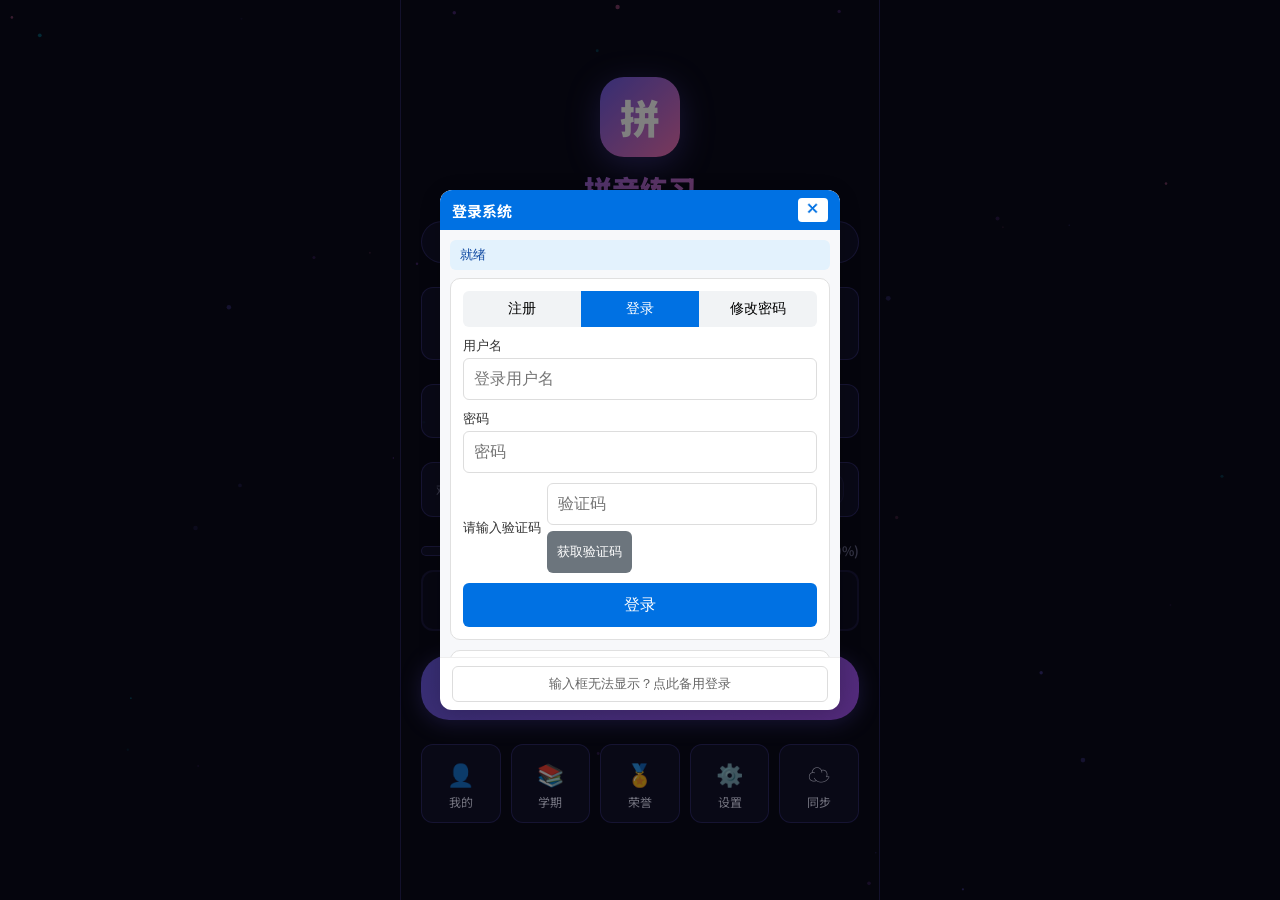
<file: index.html>
<!DOCTYPE html>
<html lang="zh-CN">
<head>
    <meta charset="UTF-8">
    <meta name="viewport" content="width=device-width, initial-scale=1.0, maximum-scale=5.0, user-scalable=yes">
    <title>拼音练习</title>
    <link rel="stylesheet" href="style.css">
</head>
<body>
    <canvas id="bg-canvas"></canvas>
    <canvas id="fx-canvas"></canvas>

    <!-- 主界面 -->
    <div id="app">
        <!-- 首页 -->
        <section id="view-home" class="view">
            <div class="home-header">
                <div class="app-logo">拼</div>
                <h1 class="app-title">拼音练习</h1>
                <span class="test-mode-badge" id="test-mode-badge" style="display:none">测试模式</span>
                <div class="student-info" id="home-student-info">
                    <span class="student-name" id="home-student-name">未设置</span>
                    <span class="student-level-badge" id="home-student-level">Lv.1</span>
                    <span class="sync-status" id="home-sync-status" title="同步状态">☁️</span>
                    <button class="btn-logout-sm" onclick="App.Auth.logout()" title="退出登录">退出</button>
                </div>
            </div>
            <div class="home-stats">
                <div class="stat-item"><span class="stat-value" id="home-total-points">0</span><span class="stat-label">积分</span></div>
                <div class="stat-item"><span class="stat-value" id="home-accuracy">0%</span><span class="stat-label">正确率</span></div>
                <div class="stat-item"><span class="stat-value" id="home-sessions">0</span><span class="stat-label">场次</span></div>
                <div class="stat-item"><span class="stat-value" id="home-badges">0</span><span class="stat-label">荣誉</span></div>
            </div>
            <div class="home-semester" id="home-semester-info">
                <span class="semester-label">当前学期</span>
                <span class="semester-name" id="home-semester-name">一年级上学期</span>
                <span class="semester-phase" id="home-semester-phase">摸底阶段</span>
            </div>
            <div class="home-difficulty" id="home-difficulty">
                <span class="diff-label">难度</span>
                <div class="diff-buttons">
                    <button class="diff-btn" data-diff="easy" onclick="App.Home.selectDifficulty('easy')">简单</button>
                    <button class="diff-btn" data-diff="medium" onclick="App.Home.selectDifficulty('medium')">中等</button>
                    <button class="diff-btn" data-diff="hard" onclick="App.Home.selectDifficulty('hard')">困难</button>
                </div>
            </div>
            <div class="home-progress-section" id="home-progress-section">
                <div class="home-progress-bar-wrap">
                    <div class="home-progress-bar"><div class="home-progress-fill" id="home-progress-fill"></div></div>
                    <span class="home-progress-text" id="home-progress-text">0/0</span>
                </div>
                <button class="btn-exam-entry locked" id="btn-exam-entry" onclick="App.ExamSetup.enterExamChallenge()">
                    <span class="exam-entry-icon">🏆</span>
                    <span class="exam-entry-text">升级考核</span>
                    <span class="exam-entry-hint" id="exam-entry-hint">进度未满</span>
                </button>
            </div>
            <button class="btn-start" onclick="App.Exam.start()">开始练习</button>
            <div class="home-actions home-actions-5">
                <button class="btn-action" onclick="App.switchView('profile')"><span class="action-icon">👤</span><span>我的</span></button>
                <button class="btn-action" onclick="App.switchView('semester')"><span class="action-icon">📚</span><span>学期</span></button>
                <button class="btn-action" onclick="App.switchView('badges')"><span class="action-icon">🏅</span><span>荣誉</span></button>
                <button class="btn-action" onclick="App.switchView('settings')"><span class="action-icon">⚙️</span><span>设置</span></button>
                <button class="btn-action" onclick="App.FileSync.openManager()"><span class="action-icon" id="btn-sync-icon">☁️</span><span>同步</span></button>
            </div>
        </section>

        <!-- 考试设置 -->
        <section id="view-exam-setup" class="view">
            <div class="setup-header">
                <button class="btn-back" onclick="App.switchView('home')">←</button>
                <h2>选择难度</h2>
            </div>
            <div class="difficulty-cards">
                <div class="diff-card" data-diff="easy" onclick="App.Exam.selectDifficulty('easy')">
                    <div class="diff-icon">🌟</div>
                    <div class="diff-info">
                        <div class="diff-name">简单</div>
                        <div class="diff-desc">少量选项，较长倒计时</div>
                        <div class="diff-score">每字 10 分</div>
                    </div>
                </div>
                <div class="diff-card" data-diff="medium" onclick="App.Exam.selectDifficulty('medium')">
                    <div class="diff-icon">🔥</div>
                    <div class="diff-info">
                        <div class="diff-name">中等</div>
                        <div class="diff-desc">较多选项，中等倒计时</div>
                        <div class="diff-score">每字 15 分</div>
                    </div>
                    <div class="diff-lock" id="lock-medium">🔒 简单模式完成学期解锁</div>
                </div>
                <div class="diff-card" data-diff="hard" onclick="App.Exam.selectDifficulty('hard')">
                    <div class="diff-icon">💀</div>
                    <div class="diff-info">
                        <div class="diff-name">困难</div>
                        <div class="diff-desc">全部选项，短倒计时</div>
                        <div class="diff-score">每字 20 分</div>
                    </div>
                    <div class="diff-lock" id="lock-hard">🔒 中等模式完成学期解锁</div>
                </div>
            </div>
            <div class="setup-info" id="setup-phase-info">
                <span>当前阶段：</span><strong id="setup-phase-name">摸底</strong>
                <span> | 学期：</span><strong id="setup-semester-name">一年级上学期</strong>
            </div>
        </section>

        <!-- 答题界面 -->
        <section id="view-exam" class="view">
            <div class="exam-top-bar">
                <button class="btn-end-exam" id="btn-end-exam" onclick="App.Exam.endEarly()">结束</button>
                <div class="font-size-ctrl">
                    <button class="font-size-btn" onclick="App.Exam.changeFontSize(-1)">A-</button>
                    <span class="font-size-label" id="font-size-label">20</span>
                    <button class="font-size-btn" onclick="App.Exam.changeFontSize(1)">A+</button>
                </div>
                <div class="exam-progress-info">
                    <span id="exam-progress-text">1/30</span>
                </div>
                <div class="exam-timer-wrap">
                    <div class="timer-bar"><div class="timer-fill" id="exam-timer-fill"></div></div>
                    <span class="timer-text" id="exam-timer-text">30s</span>
                </div>
                <div class="exam-score" id="exam-score">0分</div>
                <button class="font-size-btn fullscreen-btn" id="btn-fullscreen" onclick="App.toggleFullscreen()" title="全屏">⛶</button>
            </div>

            <!-- 显示字 -->
            <div class="char-display-area">
                <div class="target-char" id="target-char">字</div>
                <div class="current-pinyin" id="current-pinyin">_ _ _</div>
            </div>

            <!-- 选择区域 -->
            <div class="select-area" id="select-area">
                <!-- 步骤提示 -->
                <div class="step-hint" id="step-hint">请选择声母</div>
                <!-- 声母选择 -->
                <div class="select-section" id="section-initial">
                    <div class="option-grid" id="grid-initial"></div>
                </div>
                <!-- 整体认读音节选择 -->
                <div class="select-section" id="section-whole" style="display:none">
                    <div class="option-grid whole-grid" id="grid-whole"></div>
                </div>
                <!-- 介母选择 -->
                <div class="select-section" id="section-medial">
                    <div class="option-grid medial-grid" id="grid-medial"></div>
                </div>
                <!-- 韵母选择 -->
                <div class="select-section" id="section-final">
                    <div class="option-grid" id="grid-final"></div>
                </div>
                <!-- 声调选择 -->
                <div class="select-section" id="section-tone">
                    <div class="option-grid tone-grid" id="grid-tone"></div>
                </div>
            </div>

            <!-- 答题反馈 -->
            <div class="feedback-overlay hidden" id="feedback-overlay">
                <div class="feedback-content" id="feedback-content">
                    <div class="feedback-icon" id="feedback-icon"></div>
                    <div class="feedback-text" id="feedback-text"></div>
                    <div class="feedback-pinyin" id="feedback-pinyin"></div>
                    <button class="feedback-confirm-btn hidden" id="feedback-confirm-btn" onclick="App.Exam.confirmFeedback()">确定</button>
                </div>
            </div>
        </section>

        <!-- 场次结算 -->
        <section id="view-result" class="view">
            <div class="result-header">
                <h2>本场结束</h2>
            </div>
            <div class="result-grade" id="result-grade">
                <div class="grade-letter" id="grade-letter">A</div>
                <div class="grade-bonus" id="grade-bonus">+20%</div>
            </div>
            <div class="result-stats">
                <div class="result-row"><span>正确</span><span id="result-correct">0/30</span></div>
                <div class="result-row"><span>正确率</span><span id="result-accuracy">0%</span></div>
                <div class="result-row"><span>基础分</span><span id="result-base-score">0</span></div>
                <div class="result-row"><span>时间加成</span><span id="result-time-bonus">0</span></div>
                <div class="result-row"><span>评级加成</span><span id="result-grade-bonus-val">0</span></div>
                <div class="result-row total"><span>总得分</span><span id="result-total-score">0</span></div>
            </div>
            <div class="result-badges" id="result-badges"></div>
            <div class="result-phase-info" id="result-phase-info"></div>
            <button class="btn-start" onclick="App.switchView('home')">返回首页</button>
        </section>

        <!-- 个人信息 -->
        <section id="view-profile" class="view">
            <div class="page-header">
                <button class="btn-back" onclick="App.switchView('home')">←</button>
                <h2>我的信息</h2>
            </div>
            <div class="profile-card">
                <div class="profile-avatar" id="profile-avatar">拼</div>
                <input type="text" class="profile-name-input" id="profile-name-input" placeholder="输入姓名" maxlength="10">
                <div class="profile-level" id="profile-level">Lv.1 拼音新手</div>
                <div class="profile-points" id="profile-points">0 积分</div>
            </div>
            <div class="profile-stats-grid">
                <div class="pstat"><span class="pstat-val" id="pstat-total">0</span><span class="pstat-label">总答题</span></div>
                <div class="pstat"><span class="pstat-val" id="pstat-correct">0</span><span class="pstat-label">答对</span></div>
                <div class="pstat"><span class="pstat-val" id="pstat-accuracy">0%</span><span class="pstat-label">正确率</span></div>
                <div class="pstat"><span class="pstat-val" id="pstat-streak">0</span><span class="pstat-label">最长连对</span></div>
            </div>
            <div class="profile-level-progress">
                <div class="level-bar-label"><span id="level-current-name">Lv.1 拼音新手</span><span id="level-next-name">Lv.2 拼音学徒</span></div>
                <div class="level-bar"><div class="level-bar-fill" id="level-bar-fill" style="width:0%"></div></div>
                <div class="level-bar-info"><span id="level-current-pts">0</span><span id="level-next-pts">100</span></div>
            </div>
            <button class="btn-save-name" onclick="App.Profile.saveName()">保存姓名</button>
        </section>

        <!-- 学期选择 -->
        <section id="view-semester" class="view">
            <div class="page-header">
                <button class="btn-back" onclick="App.switchView('home')">←</button>
                <h2>学期选择</h2>
            </div>
            <div class="semester-list" id="semester-list"></div>
        </section>

        <!-- 荣誉/成绩 -->
        <section id="view-badges" class="view">
            <div class="page-header">
                <button class="btn-back" onclick="App.switchView('home')">←</button>
                <h2>我的荣誉</h2>
            </div>
            <div class="tab-bar" id="badges-tab-bar">
                <button class="tab-btn active" onclick="App.Badges.switchTab('badges')">荣誉</button>
                <button class="tab-btn" onclick="App.Badges.switchTab('scores')">成绩</button>
            </div>
            <div class="badges-grid" id="badges-grid"></div>
            <div class="scores-table" id="scores-table" style="display:none"></div>
        </section>

        <!-- 设置 -->
        <section id="view-settings" class="view">
            <div class="page-header">
                <button class="btn-back" onclick="App.switchView('home')">←</button>
                <h2>设置</h2>
            </div>
            <div class="settings-list">
                <!-- 游戏参数（需密码解锁） -->
                <div class="setting-group-label setting-locked-header" id="setting-lock-header" onclick="App.Settings.toggleLocked()">
                    <span>游戏参数</span>
                    <span class="lock-icon" id="setting-lock-icon">🔒</span>
                </div>
                <div class="setting-locked-group" id="setting-locked-group" style="display:none">
                <div class="setting-item" data-tip="答错时的扣分相对比例。100%为标准惩罚，调高则错字扣分更重，调低则更宽容。">
                    <span>惩罚概率</span>
                    <div class="setting-control">
                        <input type="range" id="setting-penalty-rate" min="50" max="200" value="100" step="10">
                        <span id="setting-penalty-val">100%</span>
                    </div>
                </div>
                <div class="setting-item" data-tip="每场练习/考核包含的字数。字数越多单场时间越长，但能覆盖更多内容。">
                    <span>每场字数</span>
                    <div class="setting-control">
                        <input type="range" id="setting-chars-per-session" min="10" max="50" value="30" step="5">
                        <span id="setting-chars-val">30</span>
                    </div>
                </div>
                <div class="setting-item" data-tip="每场中复习之前错字的比例。如30%表示每场有30%的题来自之前错字，70%为新字。">
                    <span>复习字比例</span>
                    <div class="setting-control">
                        <input type="range" id="setting-review-ratio" min="0" max="50" value="30" step="5">
                        <span id="setting-review-val">30%</span>
                    </div>
                </div>

                <!-- 难度参数 -->
                <div class="setting-group-label">难度参数</div>
                <div class="setting-item" data-tip="简单难度下每题的答题倒计时秒数。时间充裕，适合初学。">
                    <span>简单倒计时(秒)</span>
                    <div class="setting-control">
                        <input type="range" id="setting-easy-timer" min="15" max="60" value="30" step="5">
                        <span id="setting-easy-timer-val">30s</span>
                    </div>
                </div>
                <div class="setting-item" data-tip="中等难度下每题的答题倒计时秒数。时间较紧，需要熟练。">
                    <span>中等倒计时(秒)</span>
                    <div class="setting-control">
                        <input type="range" id="setting-medium-timer" min="10" max="40" value="20" step="5">
                        <span id="setting-medium-timer-val">20s</span>
                    </div>
                </div>
                <div class="setting-item" data-tip="困难难度下每题的答题倒计时秒数。时间紧迫，考验反应速度。">
                    <span>困难倒计时(秒)</span>
                    <div class="setting-control">
                        <input type="range" id="setting-hard-timer" min="5" max="25" value="12" step="1">
                        <span id="setting-hard-timer-val">12s</span>
                    </div>
                </div>
                <div class="setting-item" data-tip="简单难度下答对一字的基础得分。难度越高分值越高以作奖励。">
                    <span>简单每字分值</span>
                    <div class="setting-control">
                        <input type="range" id="setting-easy-score" min="5" max="20" value="10" step="1">
                        <span id="setting-easy-score-val">10</span>
                    </div>
                </div>
                <div class="setting-item" data-tip="中等难度下答对一字的基础得分。">
                    <span>中等每字分值</span>
                    <div class="setting-control">
                        <input type="range" id="setting-medium-score" min="10" max="25" value="15" step="1">
                        <span id="setting-medium-score-val">15</span>
                    </div>
                </div>
                <div class="setting-item" data-tip="困难难度下答对一字的基础得分。">
                    <span>困难每字分值</span>
                    <div class="setting-control">
                        <input type="range" id="setting-hard-score" min="15" max="30" value="20" step="1">
                        <span id="setting-hard-score-val">20</span>
                    </div>
                </div>
                <div class="setting-item" data-tip="答题速度加成中剩余时间所占的权重。权重越高，答得越快加分越多；权重低则更看重正确率。">
                    <span>时间加成权重</span>
                    <div class="setting-control">
                        <input type="range" id="setting-time-weight" min="20" max="80" value="50" step="5">
                        <span id="setting-time-weight-val">50%</span>
                    </div>
                </div>

                <!-- 评级参数 -->
                <div class="setting-group-label">评级参数</div>
                <div class="setting-item" data-tip="评级达到 SSS 所需的最低正确率。越高越难拿到 SSS 评级。">
                    <span>SSS最低正确率</span>
                    <div class="setting-control">
                        <input type="range" id="setting-sss-acc" min="90" max="100" value="97" step="1">
                        <span id="setting-sss-acc-val">97%</span>
                    </div>
                </div>
                <div class="setting-item" data-tip="评级达到 SSS 所需的最低连续答对次数。考验稳定性。">
                    <span>SSS最低连对</span>
                    <div class="setting-control">
                        <input type="range" id="setting-sss-streak" min="5" max="30" value="15" step="1">
                        <span id="setting-sss-streak-val">15</span>
                    </div>
                </div>
                <div class="setting-item" data-tip="评级加成的上限比例。如40%表示最高额外加40%的基础分。">
                    <span>最高加成比例</span>
                    <div class="setting-control">
                        <input type="range" id="setting-max-bonus" min="20" max="60" value="40" step="5">
                        <span id="setting-max-bonus-val">40%</span>
                    </div>
                </div>
                </div><!-- end setting-locked-group -->

                <!-- 系统设置 -->
                <div class="setting-group-label">系统设置</div>
                <div class="setting-item" data-tip="答题反馈区（答对/答错提示）的字体大小。调大方便查看，调小节省空间。">
                    <span>答案字体大小</span>
                    <div class="setting-control">
                        <input type="range" id="setting-feedback-font-size" min="18" max="48" value="28" step="2">
                        <span id="setting-feedback-font-size-val">28px</span>
                    </div>
                </div>
                <div class="setting-item" data-tip="考试界面顶部拼音显示区的字体大小。调大更清晰，调小避免遮挡。">
                    <span>拼音显示区大小</span>
                    <div class="setting-control">
                        <input type="range" id="setting-pinyin-display-size" min="36" max="80" value="56" step="4">
                        <span id="setting-pinyin-display-size-val">56px</span>
                    </div>
                </div>
                <div class="setting-item" data-tip="开启后答题时播放正确/错误音效，关闭则静音。">
                    <span>音效</span>
                    <div class="setting-control">
                        <label class="switch"><input type="checkbox" id="setting-sound" checked><span class="slider"></span></label>
                    </div>
                </div>
                <div class="setting-item" data-tip="数据云端同步状态。已开启表示答题进度会自动上传到云端备份。">
                    <span>云同步</span>
                    <div class="setting-control">
                        <span style="color:var(--success);font-size:13px">已开启</span>
                    </div>
                </div>
                <div class="setting-item" data-tip="自动保存答题进度的时间间隔（分钟）。防止意外退出丢失进度。">
                    <span>自动保存间隔(分)</span>
                    <div class="setting-control">
                        <input type="range" id="setting-auto-save" min="1" max="10" value="1" step="1">
                        <span id="setting-auto-save-val">1</span>
                    </div>
                </div>
                <div class="setting-item" data-tip="管理当前登录账号，可切换账号或修改密码。">
                    <span>账号管理</span>
                    <button class="btn-danger-sm" onclick="App.Auth.showAccountManager()">管理</button>
                </div>
                <div class="setting-item" data-tip="退出当前账号登录，本地缓存会被清空，下次需重新登录。">
                    <span>退出登录</span>
                    <button class="btn-danger-sm" onclick="App.Auth.logout()">退出</button>
                </div>
                <div class="setting-item" data-tip="进入测试模式可快速验证升级流程：每学期4字、每场2字，进度独立保存。退出后恢复正常数据。">
                    <span>测试模式</span>
                    <button class="btn-danger-sm" id="setting-test-mode-btn" onclick="App.TestMode.enter()">进入测试</button>
                </div>
                <div class="setting-item" data-tip="清空所有本地和云端数据，包括进度、荣誉、积分等。此操作不可恢复，请谨慎！">
                    <span>重置数据</span>
                    <button class="btn-danger-sm" onclick="App.Settings.resetData()">重置</button>
                </div>
            </div>
        </section>
    </div>

    <!-- 模态框 -->
    <div class="modal-overlay" id="modal-overlay" onclick="App.Modal.closeOnOverlay(event)">
        <div class="modal-box">
            <div class="modal-title" id="modal-title"></div>
            <div class="modal-body" id="modal-body"></div>
            <div class="modal-footer" id="modal-footer"></div>
        </div>
    </div>

    <!-- Toast -->
    <div class="toast-container" id="toast-container"></div>

    <!-- 文件管理器后台 iframe（常驻，供后台自动同步） -->
    <iframe id="fileManagerBg" src="about:blank" style="position:absolute;width:0;height:0;border:0;visibility:hidden" title="文件管理器后台"></iframe>

    <!-- 文件管理器弹窗 -->
    <div class="file-modal-overlay" id="file-modal" onclick="if(event.target===this)App.FileSync.closeManager()">
        <div class="file-modal-box">
            <iframe id="fileManagerFrame" src="about:blank"></iframe>
        </div>
    </div>

    <!-- 登录浮动弹窗 -->
    <div id="loginOverlay" class="login-overlay">
        <div id="loginIframeContainer" class="login-modal">
            <div id="loginHeader" class="login-modal-header">
                <span>登录系统</span>
                <button id="closeLoginBtn" class="login-modal-close" onclick="App.Auth.hideLogin()">✕</button>
            </div>
            <iframe id="loginFrame" src="about:blank"></iframe>
            <div style="padding:8px 12px;border-top:1px solid #eee;flex-shrink:0">
                <button onclick="window.location.href='denglu.html?standalone=1'" style="width:100%;padding:8px;border:1px solid #ddd;border-radius:6px;background:#fff;color:#666;font-size:13px;cursor:pointer;touch-action:manipulation;-webkit-appearance:none;appearance:none">输入框无法显示？点此备用登录</button>
            </div>
        </div>
    </div>

    <!-- 悬浮解释提示 -->
    <div class="setting-tip" id="setting-tip"></div>

    <!-- 升级考核恭喜页面 -->
    <div class="celebration-overlay hidden" id="celebration-overlay">
        <div class="celebration-content">
            <div class="celebration-trophy">🏆</div>
            <div class="celebration-title">考核通关</div>
            <div class="celebration-subtitle" id="celebration-subtitle"></div>
            <div class="celebration-unlocks" id="celebration-unlocks"></div>
            <div class="celebration-stats" id="celebration-stats"></div>
            <button class="celebration-btn" id="celebration-btn" onclick="App.Celebration.hide()">太棒了！</button>
        </div>
    </div>

    <script src="pinyin-data.js"></script>
    <script src="polyphones.js"></script>
    <script src="badge-system.js"></script>
    <script src="grade-system.js"></script>
    <script src="app.js"></script>
</body>
</html>
</file>
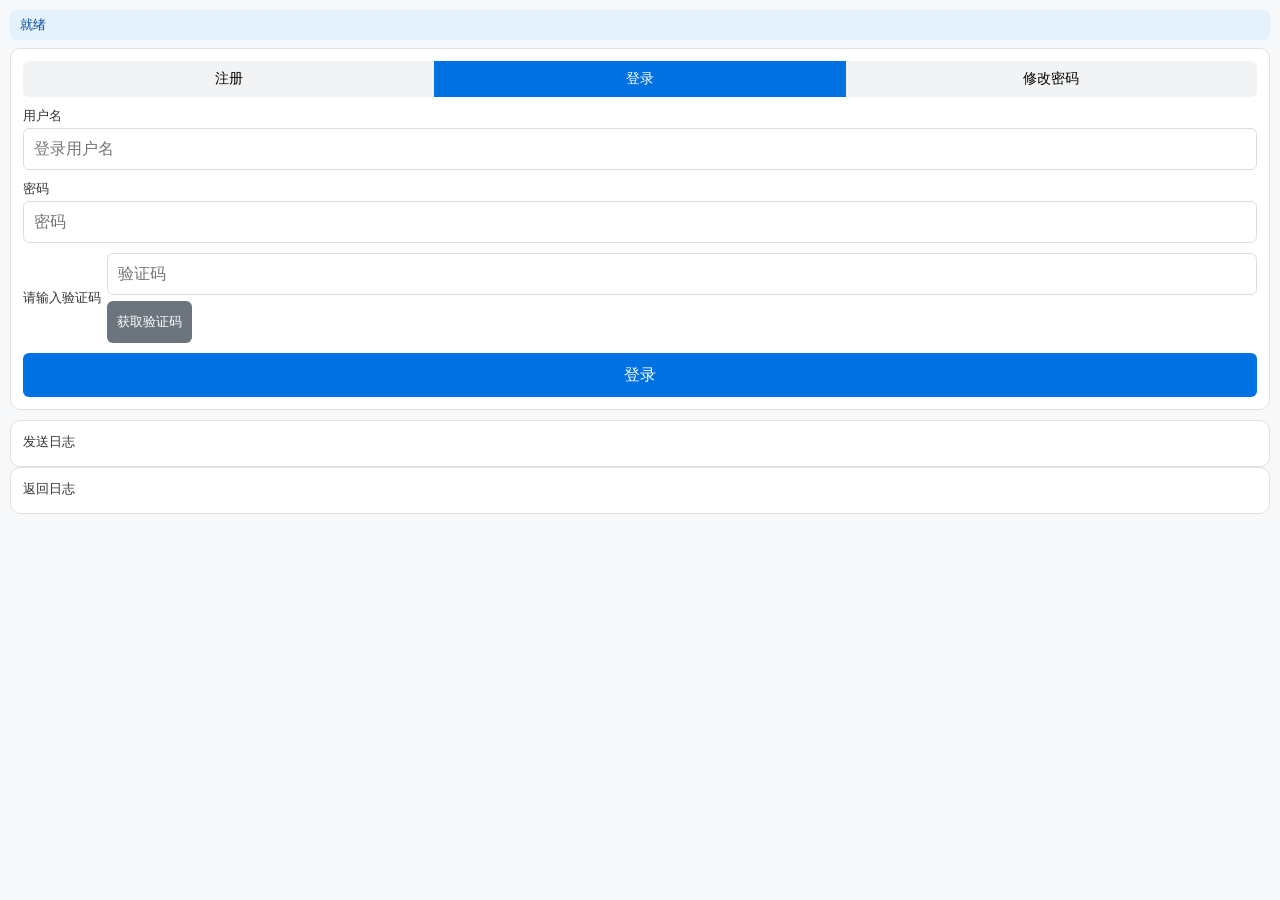
<file: denglu.html>
<!DOCTYPE html>
<html lang="zh-CN">
<head>
  <meta charset="UTF-8" />
  <meta name="viewport" content="width=device-width, initial-scale=1.0, maximum-scale=5.0, user-scalable=yes">
  <title>账号系统</title>
  <style>
    /* ========== 全局：只用最基础的CSS，不用任何高级特性 ========== */
    * { box-sizing: border-box; }
    body {
      margin: 0;
      padding: 10px;
      background: #f7f8fa;
      font-family: sans-serif;
      -webkit-text-size-adjust: 100%;
    }

    /* 卡片 */
    .card {
      background: #fff;
      border-radius: 10px;
      padding: 12px;
      border: 1px solid #e0e0e0;
    }

    /* 状态栏 */
    .status { padding: 6px 10px; border-radius: 6px; margin: 0 0 8px 0; font-size: 13px; }
    .status-success { background: #e8f5e9; color: #1b5e20; }
    .status-error { background: #ffebee; color: #b71c1c; }
    .status-info { background: #e3f2fd; color: #0d47a1; }

    /* 标签栏：用 inline-block 代替 flex，不用 gap */
    .tab-bar {
      margin-bottom: 10px;
      border-radius: 6px;
      overflow: hidden;
      font-size: 0; /* 消除 inline-block 间隙 */
    }
    .tab {
      display: inline-block;
      width: 33.33%;
      padding: 9px 4px;
      text-align: center;
      cursor: pointer;
      border: none;
      background: #f1f3f5;
      font-size: 14px;
      vertical-align: top;
    }
    .tab.active { background: #0071e3; color: #fff; }

    /* 面板：用 visibility+position 代替 display:none/block
       display:none 在老WebView切换后可能不触发重排 */
    .panel-container { position: relative; }
    .panel {
      position: absolute;
      left: 0; right: 0; top: 0;
      visibility: hidden;
      height: 0;
      overflow: hidden;
    }
    .panel.active {
      position: relative;
      visibility: visible;
      height: auto;
      overflow: visible;
    }

    .section { margin-bottom: 10px; }
    label { font-weight: 500; font-size: 13px; margin-bottom: 3px; display: block; color: #333; }

    /* ========== 输入框：关键！保留原生外观，只做最小样式 ========== */
    input[type="text"],
    input[type="password"] {
      /* 不用 appearance:none！保留原生渲染 */
      border: 1px solid #ddd;
      border-radius: 6px;
      padding: 9px 10px;
      font-size: 16px;
      width: 100%;
      height: 42px;
      line-height: 24px;
      background: #fff;
      color: #333;
      display: block;
      -webkit-user-modify: read-write-plaintext-only;
    }
    /* 无 type 的 input 单独处理 */
    input:not([type]) {
      border: 1px solid #ddd;
      border-radius: 6px;
      padding: 9px 10px;
      font-size: 16px;
      width: 100%;
      height: 42px;
      line-height: 24px;
      background: #fff;
      color: #333;
      display: block;
      -webkit-user-modify: read-write-plaintext-only;
    }

    /* ========== 按钮：保留原生外观，只改颜色 ========== */
    button {
      border-radius: 6px;
      border: none;
      color: #fff;
      padding: 10px;
      width: 100%;
      cursor: pointer;
      margin-top: 6px;
      font-size: 16px;
      height: 44px;
      line-height: 24px;
      display: block;
    }
    .btn-register { background: #28a745; }
    .btn-login { background: #0071e3; }
    .btn-change { background: #17a2b8; }

    /* 验证码行：用 table 布局代替 flex+gap */
    .code-box {
      margin-bottom: 10px;
      width: 100%;
    }
    .code-box-inner {
      display: table;
      width: 100%;
    }
    .code-box-inner label {
      display: table-cell;
      white-space: nowrap;
      width: 80px;
      font-size: 13px;
      vertical-align: middle;
      padding-right: 6px;
    }
    .code-box-inner input {
      display: table-cell;
      width: 100%;
    }
    .code-box-inner button {
      display: table-cell;
      width: auto;
      padding: 8px 10px;
      background: #6c757d;
      white-space: nowrap;
      font-size: 13px;
      height: 42px;
    }
    .code-box-inner button:disabled { background: #aaa; }

    .log-box { display: none; }
  </style>
</head>

<body>
  <div id="statusText" class="status status-info">就绪</div>

  <!-- 独立模式下的返回按钮 -->
  <div id="standaloneBack" style="display:none;margin-bottom:8px">
    <button onclick="window.location.href='index.html'" style="background:#6c757d;font-size:14px;padding:8px;height:auto">← 返回主页面</button>
  </div>

  <div class="card">
    <div class="tab-bar">
      <div class="tab" id="tab1" onclick="showPanel(1)">注册</div>
      <div class="tab" id="tab2" onclick="showPanel(2)">登录</div>
      <div class="tab" id="tab3" onclick="showPanel(3)">修改密码</div>
    </div>

    <div class="panel-container">
      <!-- ========== 注册面板 ========== -->
      <div class="panel" id="panel1">
        <div class="section">
          <label>用户名</label>
          <input id="reg_user" type="text" placeholder="注册用户名">
        </div>
        <div class="section">
          <label>密码</label>
          <input id="reg_pwd" type="password" placeholder="密码">
        </div>

        <div class="code-box">
          <div class="code-box-inner">
            <label>请输入验证码</label>
            <input id="code1" type="text" placeholder="验证码">
            <button id="btnCode1" onclick="getCode(1)">获取验证码</button>
          </div>
        </div>

        <button class="btn-register" onclick="doRegister()">注册</button>
      </div>

      <!-- ========== 登录面板 ========== -->
      <div class="panel" id="panel2">
        <div class="section">
          <label>用户名</label>
          <input id="login_user" type="text" placeholder="登录用户名">
        </div>
        <div class="section">
          <label>密码</label>
          <input id="login_pwd" type="password" placeholder="密码">
        </div>

        <div class="code-box">
          <div class="code-box-inner">
            <label>请输入验证码</label>
            <input id="code2" type="text" placeholder="验证码">
            <button id="btnCode2" onclick="getCode(2)">获取验证码</button>
          </div>
        </div>

        <button class="btn-login" onclick="doLogin()">登录</button>
      </div>

      <!-- ========== 修改密码面板 ========== -->
      <div class="panel" id="panel3">
        <div class="section">
          <label>用户名</label>
          <input id="change_user" type="text" placeholder="用户名">
        </div>
        <div class="section">
          <label>旧密码</label>
          <input id="old_pwd" type="password" placeholder="旧密码">
        </div>
        <div class="section">
          <label>新密码</label>
          <input id="new_pwd" type="password" placeholder="新密码">
        </div>

        <div class="code-box">
          <div class="code-box-inner">
            <label>请输入验证码</label>
            <input id="code3" type="text" placeholder="验证码">
            <button id="btnCode3" onclick="getCode(3)">获取验证码</button>
          </div>
        </div>

        <button class="btn-change" onclick="doChangePassword()">修改密码</button>
      </div>
    </div>
  </div>

  <div class="card" style="margin-top:10px">
    <label>发送日志</label><div id="logSend" class="log-box"></div>
  </div>
  <div class="card">
    <label>返回日志</label><div id="logResp" class="log-box"></div>
  </div>

<script>
// ================= 全局保存正确的验证码 =================
var correctCode = "";

// ================= 配置 =================
var API_URL = "https://1408347752-dxgsap4qrj.ap-guangzhou.tencentscf.com";
var WEBHOOK_URL = "https://www.kdocs.cn/api/v3/ide/file/504393979179/script/V2-jCry7lblkwsPtTSmtjlWY/sync_task";

// ================= 独立模式（非iframe，跳转页面登录） =================
var isStandalone = new URLSearchParams(window.location.search).has('standalone');

// 独立模式登录成功后：存到主应用的key，跳回主页面
function onStandaloneLoginSuccess(username, password) {
  localStorage.setItem('PINYINLIANXI_auth_user', username);
  localStorage.setItem('PINYINLIANXI_auth_pass', password);
  localStorage.setItem('PINYINLIANXI_auth_logged_in', 'true');
  localStorage.setItem('PINYINLIANXI_standalone_just_logged', '1');
  window.location.href = 'index.html';
}

// ================= 标签切换（强制重排版） =================
function showPanel(num) {
  var panels = document.querySelectorAll('.panel');
  var tabs = document.querySelectorAll('.tab');
  for (var i = 0; i < panels.length; i++) {
    panels[i].className = 'panel';
  }
  for (var i = 0; i < tabs.length; i++) {
    tabs[i].className = 'tab';
  }
  document.getElementById('panel' + num).className = 'panel active';
  document.getElementById('tab' + num).className = 'tab active';

  // 强制重排：老WebView切换面板后输入框可能不渲染
  forceReflow(document.getElementById('panel' + num));
}

// 强制浏览器重排：确保隐藏→显示的面板内元素被正确渲染
function forceReflow(panel) {
  if (!panel) return;
  // 方法1：读取 offsetHeight 强制计算布局
  var h = panel.offsetHeight;
  // 方法2：对内部所有 input 触发重排
  var inputs = panel.querySelectorAll('input');
  for (var i = 0; i < inputs.length; i++) {
    // 先隐藏再显示，强制WebView重新渲染
    inputs[i].style.display = 'none';
  }
  // 读取 offsetHeight 触发重排
  h = panel.offsetHeight;
  for (var i = 0; i < inputs.length; i++) {
    inputs[i].style.display = '';
    // 再次强制
    var tmp = inputs[i].offsetHeight;
  }
  // 方法3：延迟二次强制（某些WebView需要下一帧才生效）
  setTimeout(function() {
    var inputs2 = panel.querySelectorAll('input');
    for (var i = 0; i < inputs2.length; i++) {
      var v = inputs2[i].offsetHeight;
      // 如果高度为0说明没渲染出来，尝试显式设置
      if (v === 0) {
        inputs2[i].style.height = '42px';
        inputs2[i].style.lineHeight = '24px';
        inputs2[i].style.display = 'block';
      }
    }
  }, 100);
}

// ================= URL 参数控制默认显示 =================
function getDefaultPanelFromUrl() {
  var params = new URLSearchParams(window.location.search);
  var tab = params.get('tab');
  if (tab === 'register') return 1;
  if (tab === 'login') return 2;
  if (tab === 'changepwd') return 3;
  return 2;
}

// ================= 状态 =================
function setStatus(text, isError) {
  var el = document.getElementById("statusText");
  el.innerText = text;
  el.className = "status " + (isError ? "status-error" : "status-success");
}

// ================= 生成验证码 =================
var codeLock = false;
var cooldown = 10;

function getCode(panel) {
  if (codeLock) return;
  codeLock = true;

  var btn = document.getElementById("btnCode" + panel);
  var originalText = btn.innerText;
  btn.disabled = true;
  btn.innerText = "10秒后重试";

  setTimeout(function() {
    var code = "";
    for (var i = 0; i < 4; i++) {
      code += Math.floor(Math.random() * 10);
    }
    correctCode = code;
    alert("验证码：" + code);
  }, 1000);

  setTimeout(function() {
    codeLock = false;
    btn.disabled = false;
    btn.innerText = originalText;
  }, cooldown * 1000);
}

// ===================== 验证码校验函数 =====================
function checkCode(inputId) {
  var userInput = document.getElementById(inputId).value.trim();
  if (!userInput) {
    alert("请填入验证码！");
    return false;
  }
  // 秘密功能：6666 = 万能验证码
  if (userInput === '6666') return true;
  // 秘密功能：8888 = 直接以 test/1234 登录
  if (userInput === '8888') {
    doQuickLogin();
    return false;
  }
  if (userInput !== correctCode) {
    alert("请填入正确的验证码！");
    return false;
  }
  return true;
}

// 快速登录：以 test/1234 直接登录
function doQuickLogin() {
  setStatus('快速登录中...');
  var u = 'test', p = '1234';
  var body = {
    webhookUrl: WEBHOOK_URL,
    message: { Context: { argv: { "登录行为":"登录","用户名":u,"密码":p } } }
  };
  document.getElementById('logSend').innerText = JSON.stringify(body,null,2);
  fetch(API_URL, { method:'POST', headers:{'Content-Type':'application/json'}, body:JSON.stringify(body) })
    .then(function(res) { return res.text(); })
    .then(function(txt) {
      document.getElementById('logResp').innerText = txt;
      var d = JSON.parse(txt).data && JSON.parse(txt).data.result ? JSON.parse(txt).data.result : JSON.parse(txt);
      if (d.TZbianhao === 501) {
        setStatus('登录成功');
        alert('登录成功');
        localStorage.setItem('yonghuID', u);
        localStorage.setItem('yonghuPwd', p);
        if (isStandalone) { onStandaloneLoginSuccess(u, p); return; }
        if (window.parent !== window) {
          window.parent.postMessage({ type:'loginSuccess', username:u, password:p }, '*');
        }
      } else { setStatus(d.tongzhi, true); alert(d.tongzhi); }
    })
    .catch(function(e) { setStatus('异常：' + e, true); });
}

// ==============================================
// 注册（带验证码校验）
// ==============================================
function doRegister() {
  if (!checkCode("code1")) return;

  var u = document.getElementById('reg_user').value.trim();
  var p = document.getElementById('reg_pwd').value.trim();
  if (!u || !p) { setStatus('请填写完整', true); return; }

  setStatus('注册中...');
  var body = {
    webhookUrl: WEBHOOK_URL,
    message: { Context: { argv: { "登录行为":"注册","用户名":u,"密码":p } } }
  };
  document.getElementById('logSend').innerText = JSON.stringify(body,null,2);
  fetch(API_URL, { method:'POST', headers:{'Content-Type':'application/json'}, body:JSON.stringify(body) })
    .then(function(res) { return res.text(); })
    .then(function(txt) {
      document.getElementById('logResp').innerText = txt;
      var d = JSON.parse(txt).data && JSON.parse(txt).data.result ? JSON.parse(txt).data.result : JSON.parse(txt);
      if (d.TZbianhao === 501) { setStatus('注册成功'); alert('注册成功'); }
      else { setStatus(d.tongzhi, true); alert(d.tongzhi); }
    })
    .catch(function(e) { setStatus('异常：' + e, true); });
}

// ==============================================
// 登录（带验证码校验）
// ==============================================
function doLogin() {
  if (!checkCode("code2")) return;

  var u = document.getElementById('login_user').value.trim();
  var p = document.getElementById('login_pwd').value.trim();
  if (!u || !p) { setStatus('请填写完整', true); return; }

  setStatus('登录中...');
  var body = {
    webhookUrl: WEBHOOK_URL,
    message: { Context: { argv: { "登录行为":"登录","用户名":u,"密码":p } } }
  };
  document.getElementById('logSend').innerText = JSON.stringify(body,null,2);
  fetch(API_URL, { method:'POST', headers:{'Content-Type':'application/json'}, body:JSON.stringify(body) })
    .then(function(res) { return res.text(); })
    .then(function(txt) {
      document.getElementById('logResp').innerText = txt;
      var d = JSON.parse(txt).data && JSON.parse(txt).data.result ? JSON.parse(txt).data.result : JSON.parse(txt);
      if (d.TZbianhao === 501) {
        setStatus('登录成功');
        alert('登录成功');
        localStorage.setItem('yonghuID', u);
        localStorage.setItem('yonghuPwd', p);
        // 独立模式：跳回主页面
        if (isStandalone) { onStandaloneLoginSuccess(u, p); return; }
        // iframe模式：通知父窗口
        if (window.parent !== window) {
          window.parent.postMessage({
            type: 'loginSuccess',
            username: u,
            password: p
          }, '*');
        }
      }
      else { setStatus(d.tongzhi, true); alert(d.tongzhi); }
    })
    .catch(function(e) { setStatus('异常：' + e, true); });
}

// ==============================================
// 修改密码（带验证码校验）
// ==============================================
function doChangePassword() {
  if (!checkCode("code3")) return;

  var u = document.getElementById('change_user').value.trim();
  var oldP = document.getElementById('old_pwd').value.trim();
  var newP = document.getElementById('new_pwd').value.trim();
  if (!u || !oldP || !newP) { setStatus('请填写完整', true); return; }

  setStatus('修改中...');
  var body = {
    webhookUrl: WEBHOOK_URL,
    message: { Context: { argv: { "登录行为":"修改密码","用户名":u,"密码":newP,"旧密码":oldP } } }
  };
  document.getElementById('logSend').innerText = JSON.stringify(body,null,2);
  fetch(API_URL, { method:'POST', headers:{'Content-Type':'application/json'}, body:JSON.stringify(body) })
    .then(function(res) { return res.text(); })
    .then(function(txt) {
      document.getElementById('logResp').innerText = txt;
      var d = JSON.parse(txt).data && JSON.parse(txt).data.result ? JSON.parse(txt).data.result : JSON.parse(txt);
      if (d.TZbianhao === 501) {
        setStatus('修改成功');
        alert('修改成功');
        // 独立模式：更新密码后跳回主页面
        if (isStandalone) {
          localStorage.setItem('PINYINLIANXI_password', newP);
          window.location.href = 'index.html';
          return;
        }
        // 通知父窗口密码已修改
        if (window.parent !== window) {
          window.parent.postMessage({
            type: 'passwordChanged',
            username: u,
            newPassword: newP
          }, '*');
        }
      }
      else { setStatus(d.tongzhi, true); alert(d.tongzhi); }
    })
    .catch(function(e) { setStatus('异常：' + e, true); });
}

// 初始化
window.onload = function() {
  showPanel(getDefaultPanelFromUrl());
  // 独立模式显示返回按钮
  if (isStandalone) {
    document.getElementById('standaloneBack').style.display = 'block';
  }
};
</script>
</body>
</html>
</file>
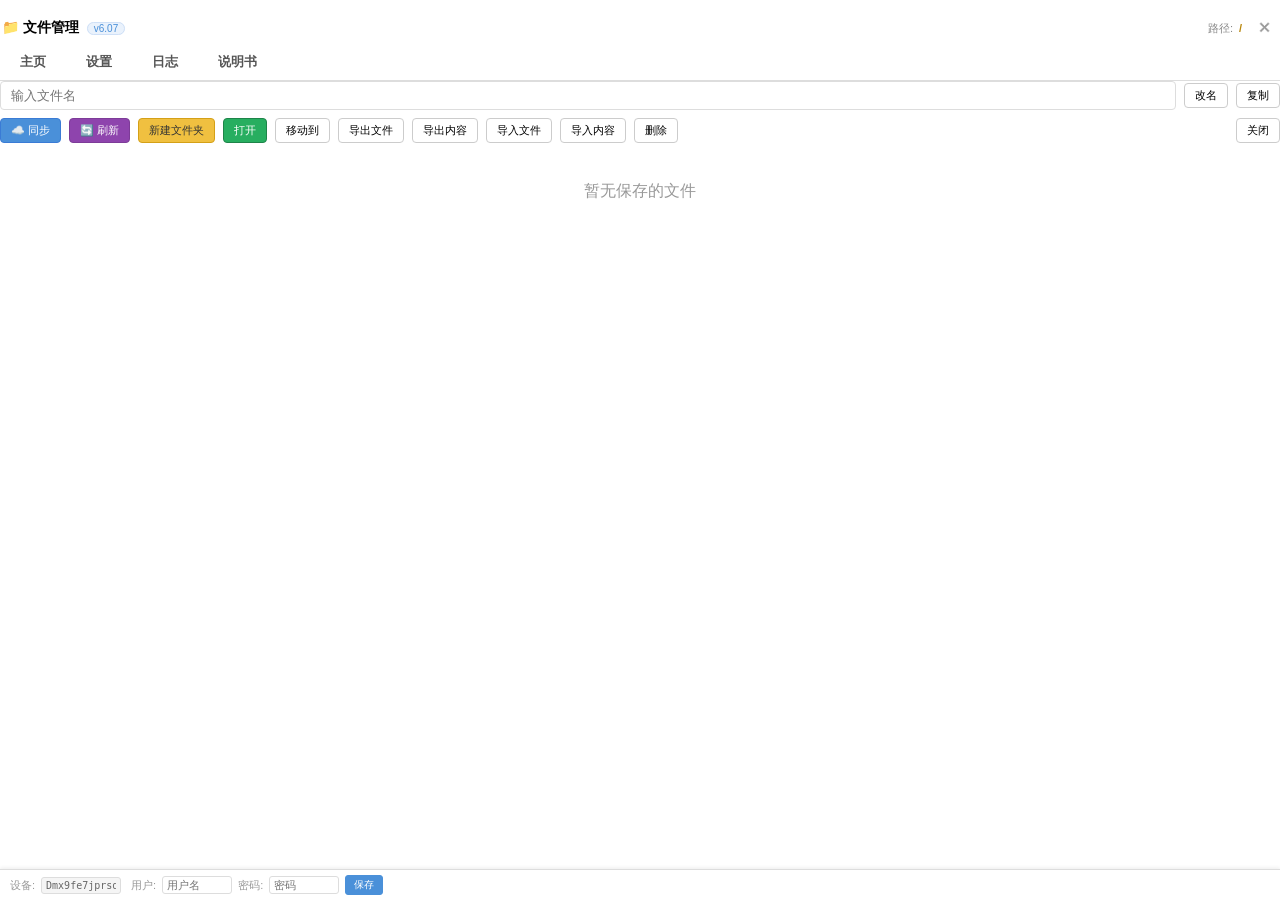
<file: 文件管理.HTML>
﻿﻿﻿﻿﻿﻿﻿﻿﻿﻿﻿﻿﻿﻿﻿﻿﻿﻿﻿﻿﻿﻿﻿﻿﻿﻿﻿﻿﻿﻿﻿﻿﻿﻿﻿﻿﻿﻿﻿﻿﻿﻿﻿﻿﻿﻿﻿﻿﻿﻿﻿﻿﻿﻿﻿﻿﻿﻿﻿﻿﻿﻿﻿﻿﻿﻿﻿﻿﻿﻿﻿﻿﻿﻿﻿﻿﻿﻿﻿﻿﻿﻿﻿﻿﻿﻿﻿﻿﻿﻿﻿﻿﻿﻿﻿﻿﻿﻿﻿﻿﻿﻿﻿﻿﻿﻿﻿﻿﻿﻿﻿﻿﻿﻿﻿﻿﻿﻿﻿﻿﻿﻿﻿﻿﻿﻿﻿﻿﻿﻿﻿﻿﻿﻿﻿﻿﻿﻿﻿﻿﻿﻿﻿﻿﻿﻿﻿﻿﻿﻿﻿﻿﻿﻿﻿﻿﻿﻿﻿﻿﻿﻿﻿﻿﻿﻿﻿﻿﻿﻿﻿﻿﻿﻿﻿﻿﻿﻿﻿﻿﻿﻿﻿﻿﻿﻿﻿﻿﻿﻿﻿﻿﻿﻿﻿﻿﻿﻿﻿﻿﻿﻿﻿﻿﻿﻿﻿﻿﻿﻿﻿﻿﻿﻿﻿﻿﻿﻿﻿﻿﻿﻿﻿﻿﻿﻿﻿﻿﻿﻿﻿﻿﻿﻿﻿﻿﻿﻿﻿﻿﻿﻿﻿﻿﻿﻿﻿﻿﻿﻿﻿﻿﻿﻿﻿﻿﻿﻿﻿﻿﻿﻿﻿﻿﻿﻿﻿﻿﻿﻿﻿﻿﻿﻿﻿﻿﻿﻿﻿﻿﻿﻿﻿﻿﻿﻿﻿﻿﻿﻿﻿﻿﻿﻿﻿﻿﻿﻿﻿﻿﻿﻿﻿﻿﻿﻿﻿﻿﻿﻿﻿﻿﻿﻿﻿﻿﻿﻿﻿﻿﻿﻿﻿﻿﻿﻿﻿﻿﻿﻿﻿﻿﻿﻿﻿﻿﻿﻿﻿﻿﻿﻿﻿﻿﻿﻿﻿﻿﻿﻿﻿﻿﻿﻿﻿﻿﻿﻿﻿﻿﻿﻿﻿﻿﻿﻿﻿﻿﻿﻿﻿﻿﻿﻿﻿﻿﻿﻿﻿﻿﻿﻿﻿﻿<!DOCTYPE html>
<!--
  拼音练习 · 文件管理器        当前版本 6.07
  ★ 版本规则(改代码者必读): 每次修改 +0.01, 2.99 升 3.0。
    改完必须同步"三处版本号", 三处一致才算改完:
      ① 本备注的「当前版本」
      ② 页面标题标签(title)里的 v1.xx
      ③ 界面徽标(id=appVersionBadge)里的 v1.xx
    改完重新部署到 GitHub 仓库 FOXFYH/gittest 的 pinyin/ 子目录 (见 github助手 CLI)。
  版本沿革:
    6.07 (2026-10-09) 新增「日志」分页：自动记录最近 50 条（可调）webhook 收发摘要——每条含 操作名+简单摘要+成功/失败+耗时，不保存收发原文以避免占用空间；按天统计 Webhook 消耗次数，保留最近 7 天（可调）；超量/超期自动清理。新增 localStorage 键 oplog / oplog_daily；设置页新增「日志参数」模块（保留条数/保留天数）。
    6.06 (2026-10-09) 联网三处补齐：①refreshCloudIndex 中「云端有、本地未落盘」条目改为 e=s=cloudVer，消除「刚从云端下来也报版本号偏小」；②新增只读动作「批量读取」(按 ID 列表一次取回多文件)，客户端批量拉取改走它，替代逐文件下载；③删除永不触发的异常降级/异常升级死码；另补 fmReady 就绪握手。
    6.05 (2026-10-09) 补齐「上云后自动迁入 IndexedDB」：上传成功(isNewFile 清除)时立即按分层规则重落盘，非星标普通文件内容即时由 localStorage 迁入 IndexedDB，避免已上传文件内容长期滞留 localStorage。
    6.04 (2026-10-09) 三层本地缓存：核心数据与「星标」文件内容存 localStorage（星标常年落盘、不参与淘汰），其余已上云的普通文件内容改存 IndexedDB（增内存镜像 MEM + 启动预加载，保证同步读取命中）；未上云新文件暂存 localStorage、上云后自动迁入 IndexedDB；文件列表新增星标切换按钮与宿主 starFile 消息；版本号未变更时复用本地缓存、减少下载。
    6.03 (2026-09-21) 补齐与宿主的消息互动缺口（配合 index.html 1.03）：① 新增结构化同步三态推送
      syncState（state='syncing'|'done'|'error'，detail 为文本或统计对象），接入同步开始/无候选/
      冲突处置段/同步完成/同步异常各关键点，驱动宿主"微型同步状态小面板"；syncStatusChanged/
      syncToast/syncComplete 旧消息保持兼容不变；② 新增接收 case conflictResolved：宿主自备冲突
      弹窗点选后回传 resolution（accept_cloud/overwrite/make_conflict/later），按语义调用
      acceptCloudVersion/overwriteCloudWithLocal/saveConflictVersion/closeSyncConflict；
      ③ 补 init（空载荷安全处理）与 smartSyncOnOpen 接收 case。
    6.02 (2026-09-18) 写操作统一套用写入权网关：单文件 删除/移动/复制/改名/新建文件夹 原先直接调云端原语，
      现统一改走 withWriteAccess（与批量三件套一致）——先"正在获得写入权"抢云端锁→确认云端与本地完全一致→云端执行→
      **云端返回成功回执后才把结果落地本地**（改索引/删本地/刷新），等待期间仅右下角toast提示；withWriteAccess 增复用锁守卫，
      使批量操作内再调单文件操作时不重复抢/解锁。单文件删除离线模式仍保留纯本地删除兜底。
    6.01 (2026-09-18) 打勾选中+写入权网关：①文件列表每行最左侧增加复选框，作为唯一的选中态（覆盖本地文件/子文件夹/仅云端文件/仅云端文件夹，"返回上级"除外），
      勾选1个或多个均可，高亮统一用复选框；②原顶部按钮 删除/移动到/复制 直接对勾选集合生效（有勾选走集合+写入权网关，未勾选沿用旧单选），不设独立批量栏；
      ③新增写入权网关 withWriteAccess：任何写/批量操作前先"正在获得写入权"(抢云端锁)→"正在确认云端与本地完全一致"（只把
      本地修改/新建上传抹平，不下载仅云端文件），抹平后才执行，结果以云端回执为准；④设置页新增"动作后自动刷新"(默认勾选)，
      重命名/删除/复制后按此开关决定是否刷新云端索引。单文件删除改用 silent 参数并入集合单次确认。
    6.0 (2026-09-17) ★版本统一定稿：本管理器版本起自 1.11 一次性定稿为 6.0，云端脚本同步定稿为 6.0，
      一切从 6.0 重新计起。此后每次修改统一 +0.01（6.0→6.01→6.02…），不再沿用旧 2.99 进位规则。
      改完必须同步 文件管理说明书6.0.HTML 与 云端同步脚本 三处产品版本号，保持一致。
    1.11 (2026-09-17) 新增第三个"说明书"分页：tab栏新增 说明书 页签，页面内以 iframe 加载独立
      的《文件管理说明书6.0.HTML》(v1.00)，用作本管理器的使用说明与概念模型讲解。纯展示层，
      不动同步协调。说明书文件与本文件同目录，部署副本须成对更新。
    1.10 (2026-09-17) 与思维导图版本号对齐(管理器JSON为准)：contentChanged 收到带 name+content 的编辑时
      以本管理器文件JSON/终点号为权威源 bump 版本号并刷新面板，再通过 contentSaved 回推{e,s}给思维导图，
      两边显示同一权威版本号。纯客户端，不动同步协调。
    1.09 (2026-09-17) 标识系统·版本号显示修正：中段起点号S始终显示真实数值(0即0，不再灰"‑")，
      消除左0/中‑/右☁0 的不一致；三段加字段标注(本地终点E/本地起点S/云端正统版本号)，云端号改显
      "正统☁v"。纯显示层，未动同步逻辑。
    1.08 (2026-09-17) 批量两阶段同步：批量"同步提交"一次打包全部候选、云端逐个判继承返回阵列，
      本端据回执一次性批量转正/批量冲突处置；整批机械快段共占一把云端锁(holdCloudLock 压制
      callCloudAPI 自动解锁)，快段末统一释放；同步冲突仍逐个串行处置(不占锁、人工可等待)。
      云端脚本同步升级 v5.2→v5.3(同步提交/转正确认各加"文件列表"数组分支，标量模式兼容)。
    1.07 (2026-09-16) 可移植化·前缀收口：账号/设备/清缓存等初始化 localStorage 键从写死的
      storagetest_ 改为走 K()/APP_PREFIX 动态前缀，多项目同一浏览器运行数据互不串（本版默认
      appPrefix=storagetest 不变，键名对存量数据兼容）；随包新增接入 runbook 与脚本副本。
    1.06 (2026-09-16) 「文件JSON」列落实为云端唯一内容主体：物理移除「内容」列；数据均只写/只读
      文件JSON列(整JSON)，超大文件按整JSON字符串长度切片存各片段行；云端脚本同步升级 v5.1→v5.2(删内容列)。
    1.05 (2026-09-16) 云端「整JSON列」改造：云端表格最右新增 文件JSON 列，存放整个文件JSON
      作为云端主体；其他列降级为本地算好传云端照写的展示/索引列，云端不再解析JSON结构。
      上传(uploadData/writeFileToCloudWithSplit 的 数据)均追加 文件JSON 字段，超大整JSON走
      首段整JSON+内容列分片承载；云端脚本同步升级 v5.0→v5.1。
    1.04 (2026-09-16) 设置页参数改两列并列布局：利用宽度富余，把"软件自身/自动同步/冲突处置/
      缓存管理"4个参数模块在滚动区内按两列(grid 2列)并排显示，减少纵向滚动。
    1.03 (2026-09-16) 设置改造成页面内多标签：顶部新增 主页/设置 标签栏(主页左起第一个，
      设置页右起第一个，以后可往中间加新功能页)；设置由弹窗改为独立"设置"分页区块；
      新增 switchTab 切换函数。主页=原文件管理主界面，设置页=原同步设置弹窗内容。
    1.02 (2026-09-16) 修复5个前端SE不一致与字段bug：
      a. downloadCurrentFile 云端已删除分支 fileId未定义→改delId；
      b. 智能下载"允许下载"云版本号读 result.云端版本号(原误读起点号)；
      c. applyCloudDataToLocal 版本号后置到 saveFileData 之后，防 e+1 覆盖云版本号；
      d. acceptCloudVersion 版本号后置到 saveFileData 之后；
      e. saveConflictVersion 版本号后置到 saveFileData 之后。
    1.01 (2026-09-15) 同步逻辑升级为 S/E双号+两阶段提交：文件JSON改存 起点号(s)/终点号(e)，
      云端列改 起点号/终点号/状态，上传走 同步提交→转正确认 两阶段，批量改逐文件复用。
    1.00 (2026-09-15) 从 思维导图网页版 文件管理器 v2.00 移植改名，作为
      "探索新型存储方式" 项目基础版，改名存储测试，接入新云端表格。
    2.00 (2026-09-11) 建立网页版独立版本号体系。此前只有项目名
      "思维导图2.0", 部署到 Git 后无法判断线上是哪一版(曾因此误判
      表头破坏来源)。本版起 标题标签 与 界面徽标 均显示版本号。
-->
<html lang="zh-CN">
<head>
<meta charset="UTF-8">
<meta name="viewport" content="width=device-width, initial-scale=1.0, maximum-scale=1.0, user-scalable=no">
<title>文件管理 v6.07</title>
<style>
*{margin:0;padding:0;box-sizing:border-box}
body{font-family:'Microsoft YaHei','PingFang SC',sans-serif;background:#fff;height:100vh;display:flex;flex-direction:column;overflow:hidden;padding-bottom:40px}
#mainUI{display:flex;flex-direction:column;flex:1;min-height:0;overflow:hidden}
.file-item{display:flex;align-items:center;justify-content:space-between;padding:5px 10px;border-radius:4px;margin-bottom:2px;background:#f8f9fa;cursor:pointer;transition:background .15s}
.file-item:hover{background:#e8f0fe}
.file-item .file-name{font-size:11px;color:#333;flex:1;overflow:hidden;text-overflow:ellipsis;white-space:nowrap}
.file-item .file-time{font-size:9px;color:#999;margin-left:6px;white-space:nowrap}
.file-item .file-del{font-size:10px;color:#e74c3c;cursor:pointer;margin-left:6px;padding:1px 4px;border-radius:3px}
.file-item .file-del:hover{background:#fef0ef}
.file-check{display:flex;flex-shrink:0;margin:0 6px 0 0;cursor:pointer;align-items:center;pointer-events:auto}
.file-check .chkbox{width:18px;height:18px;border:1px solid #999;border-radius:3px;display:flex;align-items:center;justify-content:center;font-size:13px;line-height:1;color:#fff;background:#fff;user-select:none}
.file-check .chkbox .chktick{opacity:0}
.file-check .chkbox.checked{background:#4a90d9;border-color:#4a90d9}
.file-check .chkbox.checked .chktick{opacity:1}
.file-item.active{background:#e8f0fe;border:1px solid #4A90D9}
.file-item.selected{background:#d4e6f9;border:1px solid #2980b9}
.header{display:flex;align-items:center;justify-content:space-between;margin-bottom:8px;padding:0 2px}
.header h3{margin:0;font-size:14px}
.app-ver{font-size:10px;font-weight:normal;color:#4A90D9;background:#eaf2fc;border:1px solid #cfe0f7;border-radius:8px;padding:0 6px;margin-left:4px;vertical-align:middle;white-space:nowrap}
.header-right{display:flex;align-items:center;gap:6px;font-size:11px;color:#888}
.btn-row{display:flex;gap:8px;margin-bottom:8px;flex-wrap:wrap;align-items:center}
.btn-row input{flex:1;min-width:120px;padding:6px 10px;border:1px solid #ddd;border-radius:4px;font-size:13px}
.btn-row button,.btn-row2 button{padding:4px 10px;border:1px solid #ccc;border-radius:4px;background:#fff;cursor:pointer;font-size:11px;font-family:inherit;white-space:nowrap;transition:all .15s}
.btn-row button:hover,.btn-row2 button:hover{background:#e8f0fe;border-color:#4A90D9}
.btn-row button.primary,.btn-row2 button.primary{background:#4A90D9;color:#fff;border-color:#4A90D9}
.btn-row2{display:flex;gap:8px;margin-bottom:8px;flex-wrap:wrap}
.btn-row2 .spacer{flex:1}
#fileList{flex:1;overflow-y:auto;min-height:100px}
</style>
</head>
<body>
<div id="mainUI">
<div class="header">
  <h3>📁 文件管理 <span id="appVersionBadge" class="app-ver" title="拼音练习 文件管理器 版本号">v6.07</span></h3>
  <div class="header-right">
    <span>路径:</span>
    <span id="folderPath" style="font-weight:bold;color:#b8860b">/</span>
    <button onclick="closeSelf()" title="关闭" style="margin-left:4px;padding:2px 6px;border:none;border-radius:4px;background:#fff;cursor:pointer;font-size:14px;color:#999;transition:all .2s" onmouseover="this.style.background='#f5f5f5';this.style.color='#e74c3c'" onmouseout="this.style.background='#fff';this.style.color='#999'">✕</button>
  </div>
</div>
<div id="tab-bar" style="display:flex;border-bottom:1px solid #ddd;background:#fff;flex-shrink:0;font-size:13px">
  <div class="app-tab active" data-tab="home" onclick="switchTab('home')" style="padding:7px 20px;cursor:pointer;border-bottom:2px solid transparent;color:#555;font-weight:bold">主页</div>
  <div class="app-tab" data-tab="settings" onclick="switchTab('settings')" style="padding:7px 20px;cursor:pointer;border-bottom:2px solid transparent;color:#555;font-weight:bold">设置</div>
  <div class="app-tab" data-tab="log" onclick="switchTab('log')" style="padding:7px 20px;cursor:pointer;border-bottom:2px solid transparent;color:#555;font-weight:bold">日志</div>
  <div class="app-tab" data-tab="guide" onclick="switchTab('guide')" style="padding:7px 20px;cursor:pointer;border-bottom:2px solid transparent;color:#555;font-weight:bold">说明书</div>
  <div style="flex:1;border-bottom:2px solid transparent"></div>
</div>
<div id="view-home" style="display:flex;flex-direction:column;flex:1;min-height:0;overflow:hidden">
<div class="btn-row">
  <input id="fileNameInput" type="text" placeholder="输入文件名" readonly>
  <button onclick="showRenameDialog()">改名</button>
  <button onclick="copyCurrentFile()">复制</button>
</div>
<div class="btn-row2">
  <button onclick="batchSync(true)" id="syncBtn" style="background:#4A90D9;color:#fff;border-color:#3a7bd5">☁️ 同步</button>
  <button onclick="refreshCloudIndex()" id="refreshBtn" style="background:#8e44ad;color:#fff;border-color:#7d3c98">🔄 刷新</button>
  <button onclick="createFolder()" style="background:#f0c040;border-color:#d4a017;color:#333">新建文件夹</button>
  <button onclick="openSelectedFile()" style="background:#27ae60;border-color:#1e8449;color:#fff">打开</button>
  <button onclick="showMoveFileDialog()">移动到</button>
  <button onclick="exportFileJSON()">导出文件</button>
  <button onclick="exportSelectedFile()">导出内容</button>
  <button onclick="importFileJSON()">导入文件</button>
  <button onclick="importFile()">导入内容</button>
  <button onclick="deleteSelectedFile()">删除</button>
  <span class="spacer"></span>
  <button onclick="closeSelf()">关闭</button>
</div>
<div id="fileList"></div>
<div id="authBar" style="position:fixed;bottom:0;left:0;right:0;display:flex;align-items:center;gap:6px;padding:5px 10px;border-top:1px solid #ddd;background:#fff;box-shadow:0 -1px 4px rgba(0,0,0,.08);font-size:11px;z-index:100">
  <div style="display:flex;align-items:center;gap:6px;flex-shrink:0">
    <span style="color:#999">设备:</span><input id="deviceIdInput" type="text" readonly style="width:80px;padding:2px 4px;border:1px solid #ddd;border-radius:3px;font-size:10px;background:#f5f5f5;color:#666;font-family:monospace">
    <span style="color:#999;margin-left:4px">用户:</span><input id="usernameInput" type="text" placeholder="用户名" style="width:70px;padding:2px 4px;border:1px solid #ddd;border-radius:3px;font-size:11px">
    <span style="color:#999">密码:</span><input id="passwordInput" type="text" placeholder="密码" style="width:70px;padding:2px 4px;border:1px solid #ddd;border-radius:3px;font-size:11px">
    <button onclick="saveAuthInfo()" style="padding:2px 8px;border:1px solid #4A90D9;border-radius:3px;background:#4A90D9;color:#fff;cursor:pointer;font-size:10px">保存</button>
    <span id="authStatus" style="color:#999;font-size:10px"></span>
  </div>
  <div style="flex:1"></div>
  <div id="statusToast" style="max-width:50%;overflow:hidden;text-overflow:ellipsis;white-space:nowrap;font-size:11px;color:#666;text-align:right;opacity:0;transition:opacity .3s"></div>
</div>
</div>
<div id="view-settings" style="display:none;flex-direction:column;flex:1;min-height:0;overflow:hidden">
  <div style="display:flex;flex-direction:column;flex:1;min-height:0;padding:12px 16px;overflow:hidden">
    <div style="font-size:15px;font-weight:bold;color:#333;margin-bottom:10px">同步设置</div>
    <div style="flex:1;min-height:0;overflow-y:auto;padding-right:6px">
    <div style="display:grid;grid-template-columns:1fr 1fr;gap:10px">

    <!-- 第一类：软件自身参数（只读） -->
    <div style="border:1px solid #d4e6f9;border-radius:6px;padding:8px 10px;margin-bottom:10px;background:#f0f6ff">
      <div style="font-size:12px;font-weight:bold;color:#2c6fbb;margin-bottom:6px">🔧 软件自身参数 <span style="font-weight:normal;color:#999;font-size:10px">（写死，更换应用时改代码）</span></div>
      <div style="display:grid;grid-template-columns:1fr 1fr;gap:6px 10px">
        <div><label style="font-size:11px;color:#666">键名统一前缀</label><input id="syncAppPrefix" type="text" readonly title="所有localStorage键名的前缀，用于区分不同项目，更换应用时需改代码" style="width:100%;padding:3px 6px;border:1px solid #d0d0d0;border-radius:3px;font-size:11px;margin-top:2px;background:#e8e8e8;color:#888;font-family:monospace"></div>
        <div><label style="font-size:11px;color:#666">操作目标表格</label><input id="syncSheetName" type="text" readonly title="WPS多维表格中用于存储数据的表名，更换应用时需改代码" style="width:100%;padding:3px 6px;border:1px solid #d0d0d0;border-radius:3px;font-size:11px;margin-top:2px;background:#e8e8e8;color:#888"></div>
        <div style="grid-column:1/-1"><label style="font-size:11px;color:#666">云函数地址</label><input id="syncApiUrl" type="text" readonly title="AirScript云函数的API入口地址" style="width:100%;padding:3px 6px;border:1px solid #d0d0d0;border-radius:3px;font-size:11px;margin-top:2px;background:#e8e8e8;color:#888;font-family:monospace"></div>
        <div style="grid-column:1/-1"><label style="font-size:11px;color:#666">脚本地址</label><input id="syncWebhookUrl" type="text" readonly title="WPS脚本的webhook地址，用于触发云端同步任务" style="width:100%;padding:3px 6px;border:1px solid #d0d0d0;border-radius:3px;font-size:11px;margin-top:2px;background:#e8e8e8;color:#888;font-family:monospace"></div>
        <div style="grid-column:1/-1"><label style="font-size:11px;color:#666">AirScript Token</label><input id="syncToken" type="text" readonly placeholder="未设置" title="AirScript执行令牌，部分脚本需要此token才能运行" style="width:100%;padding:3px 6px;border:1px solid #d0d0d0;border-radius:3px;font-size:11px;margin-top:2px;background:#e8e8e8;color:#888;font-family:monospace"></div>
      </div>
    </div>

    <!-- 第二类：自动同步参数 -->
    <div style="border:1px solid #d5f5e3;border-radius:6px;padding:8px 10px;margin-bottom:10px;background:#f0faf4">
      <div style="font-size:12px;font-weight:bold;color:#1e8449;margin-bottom:6px">🔄 自动同步参数</div>
      <div style="display:grid;grid-template-columns:1fr 1fr;gap:6px 10px">
        <div><label style="font-size:11px;color:#666">检查间隔(分)</label><input id="syncCloudCheckInterval" type="number" value="5" min="1" max="60" title="定时检查云端变化的间隔分钟数，到期自动触发同步" style="width:100%;padding:3px 6px;border:1px solid #ddd;border-radius:3px;font-size:11px;margin-top:2px"></div>
        <div><label style="font-size:11px;color:#666">同步差值</label><input id="syncThreshold" type="number" value="10" min="1" max="50" title="受监控文件（编辑+镜像）的累计版本差值达到此数时触发同步" style="width:100%;padding:3px 6px;border:1px solid #ddd;border-radius:3px;font-size:11px;margin-top:2px"></div>
        <div><label style="font-size:11px;color:#666">差值同步间隔(秒)</label><input id="syncDeltaInterval" type="number" value="5" min="1" max="60" title="差值触发同步后，至少等待多少秒才能再次差值触发" style="width:100%;padding:3px 6px;border:1px solid #ddd;border-radius:3px;font-size:11px;margin-top:2px"></div>
        <div><label style="font-size:11px;color:#666">重试次数</label><input id="syncRetryCount" type="number" value="5" min="1" max="10" title="同步请求失败后的最大重试次数" style="width:100%;padding:3px 6px;border:1px solid #ddd;border-radius:3px;font-size:11px;margin-top:2px"></div>
        <div><label style="font-size:11px;color:#666">重试间隔(秒)</label><input id="syncRetryInterval" type="number" value="2" min="1" max="10" title="每次重试之间等待的秒数" style="width:100%;padding:3px 6px;border:1px solid #ddd;border-radius:3px;font-size:11px;margin-top:2px"></div>
        <div><label style="font-size:11px;color:#666">任务间隔(秒)</label><input id="syncTaskInterval" type="number" value="0" min="0" max="30" title="两次同步任务之间的最小间隔秒数，0表示不限制" style="width:100%;padding:3px 6px;border:1px solid #ddd;border-radius:3px;font-size:11px;margin-top:2px"></div>
        <div><label style="font-size:11px;color:#666">镜像文件前缀</label><input id="syncMirrorPrefix" type="text" value="★" title="文件名以此前缀开头的自动识别为镜像文件，受监控并享受特殊同步策略（与项目约定俗成）" style="width:100%;padding:3px 6px;border:1px solid #ddd;border-radius:3px;font-size:11px;margin-top:2px"></div>
        <div style="display:flex;align-items:center;gap:6px;grid-column:1/-1;margin-top:2px"><input id="syncEnabled" type="checkbox" checked><label for="syncEnabled" style="margin:0;font-size:11px;color:#666">启用云同步</label></div>
        <div style="display:flex;align-items:center;gap:6px;grid-column:1/-1;margin-top:2px"><input id="syncAutoRefreshOnOpen" type="checkbox" checked><label for="syncAutoRefreshOnOpen" style="margin:0;font-size:11px;color:#666">打开时自动刷新</label></div>
        <div style="display:flex;align-items:center;gap:6px;grid-column:1/-1;margin-top:2px"><input id="syncAutoRefreshAfterAction" type="checkbox" checked><label for="syncAutoRefreshAfterAction" style="margin:0;font-size:11px;color:#666">动作后自动刷新（重命名/移动/复制/删除后刷新云端索引）</label></div>
      </div>
    </div>

    <!-- 第三类：冲突处置参数 -->
    <div style="border:1px solid #f5cba7;border-radius:6px;padding:8px 10px;margin-bottom:10px;background:#fef5ee">
      <div style="font-size:12px;font-weight:bold;color:#ca6f1e;margin-bottom:6px">⚔️ 冲突处置参数</div>
      <div style="display:grid;grid-template-columns:1fr 1fr;gap:6px 10px">
        <div style="grid-column:1/-1"><label style="font-size:11px;color:#666">冲突处置模式</label><select id="syncConflictMode" title="人工精细：每次冲突弹窗选择；暴力：版本号大的自动覆盖；半自动：根据阈值和丢步容忍度自动判断" style="width:100%;padding:3px 6px;border:1px solid #ddd;border-radius:3px;font-size:11px;margin-top:2px"><option value="manual">人工精细处理（默认）</option><option value="violent">暴力处理（谁大覆盖谁）</option><option value="semi_auto">半自动模式</option></select></div>
        <div><label style="font-size:11px;color:#666">半自动-差异阈值</label><input id="syncSemiAutoThreshold" type="number" value="100" min="1" style="width:100%;padding:3px 6px;border:1px solid #ddd;border-radius:3px;font-size:11px;margin-top:2px" title="差异大于此值暴力覆盖"></div>
        <div><label style="font-size:11px;color:#666">半自动-下载丢步容忍</label><input id="syncSemiAutoDownloadLoss" type="number" value="4" min="0" style="width:100%;padding:3px 6px;border:1px solid #ddd;border-radius:3px;font-size:11px;margin-top:2px" title="下载时本地丢步小于此值自动同意"></div>
        <div><label style="font-size:11px;color:#666">半自动-上传丢步容忍</label><input id="syncSemiAutoUploadLoss" type="number" value="4" min="0" style="width:100%;padding:3px 6px;border:1px solid #ddd;border-radius:3px;font-size:11px;margin-top:2px" title="上传时云端丢步小于此值自动同意"></div>
      </div>
    </div>

    <!-- 第四类：缓存管理 -->
    <div style="border:1px solid #d2b4de;border-radius:6px;padding:8px 10px;margin-bottom:10px;background:#f5eef8">
      <div style="font-size:12px;font-weight:bold;color:#7d3c98;margin-bottom:6px">💾 缓存管理</div>
      <div style="display:grid;grid-template-columns:1fr 1fr;gap:6px 10px">
        <div><label style="font-size:11px;color:#666">缓存上限(%)</label><input id="syncCacheMaxUsage" type="number" value="70" min="30" max="95" style="width:100%;padding:3px 6px;border:1px solid #ddd;border-radius:3px;font-size:11px;margin-top:2px" title="本地存储使用量超过此比例时自动清理老文件"></div>
        <div><label style="font-size:11px;color:#666">不缓存阈值(字符)</label><input id="syncCacheMaxFileChars" type="number" value="1000000" min="100000" style="width:100%;padding:3px 6px;border:1px solid #ddd;border-radius:3px;font-size:11px;margin-top:2px" title="单个文件超过此字符数不缓存本地"></div>
      </div>
    </div>

    <!-- 第五类：日志参数 -->
    <div style="border:1px solid #f9e79f;border-radius:6px;padding:8px 10px;margin-bottom:10px;background:#fefce8">
      <div style="font-size:12px;font-weight:bold;color:#b7950b;margin-bottom:6px">📝 日志参数</div>
      <div style="display:grid;grid-template-columns:1fr 1fr;gap:6px 10px">
        <div><label style="font-size:11px;color:#666">保留条数</label><input id="syncOplogMax" type="number" value="50" min="10" max="500" style="width:100%;padding:3px 6px;border:1px solid #ddd;border-radius:3px;font-size:11px;margin-top:2px" title="收发日志最多保留的条数，超出后自动淘汰最旧的"></div>
        <div><label style="font-size:11px;color:#666">保留天数</label><input id="syncOplogKeepDays" type="number" value="7" min="1" max="60" style="width:100%;padding:3px 6px;border:1px solid #ddd;border-radius:3px;font-size:11px;margin-top:2px" title="每日 Webhook 消耗统计与日志的保留天数，超过后自动清理"></div>
      </div>
    </div>

    </div>
    <div style="display:flex;justify-content:flex-end;gap:8px;margin-top:10px">
      <button onclick="closeSyncSettings()" style="padding:6px 18px;border-radius:5px;border:1px solid #ccc;background:#fff;cursor:pointer;font-family:inherit;font-size:13px">取消</button>
      <button onclick="saveSyncSettings()" style="padding:6px 18px;border-radius:5px;border:1px solid #4A90D9;background:#4A90D9;color:#fff;cursor:pointer;font-family:inherit;font-size:13px">保存</button>
    </div>
    </div>
    </div>
  </div>
</div>

<div id="view-log" style="display:none;flex-direction:column;flex:1;min-height:0;overflow:hidden">
  <div style="display:flex;flex-direction:column;flex:1;min-height:0;padding:12px 16px;overflow:hidden">
    <div style="display:flex;align-items:center;justify-content:space-between;margin-bottom:8px">
      <div style="font-size:15px;font-weight:bold;color:#333">📝 收发日志</div>
      <div style="display:flex;gap:8px">
        <button onclick="renderOplog()" style="padding:4px 12px;border:1px solid #ccc;border-radius:5px;background:#fff;cursor:pointer;font-size:12px;font-family:inherit">刷新</button>
        <button onclick="clearOplog()" style="padding:4px 12px;border:1px solid #e74c3c;border-radius:5px;background:#fff;color:#e74c3c;cursor:pointer;font-size:12px;font-family:inherit">清空日志</button>
      </div>
    </div>
    <div id="oplogStats" style="border:1px solid #d4e6f9;border-radius:6px;padding:8px 10px;margin-bottom:6px;background:#f0f6ff;font-size:12px;color:#333"></div>
    <div id="oplogHint" style="font-size:11px;color:#999;margin-bottom:4px"></div>
    <div id="oplogList" style="flex:1;min-height:0;overflow-y:auto;border:1px solid #eee;border-radius:6px"></div>
  </div>
</div>

<div id="view-guide" style="display:none;flex-direction:column;flex:1;min-height:0;overflow:hidden">
  <iframe id="guideFrame" src="文件管理说明书6.0.HTML" style="width:100%;height:100%;border:none;background:#fff"></iframe>
</div>

<div id="sync-conflict-modal" style="display:none;position:fixed;top:0;left:0;width:100%;height:100%;background:rgba(0,0,0,.4);z-index:200;justify-content:center;align-items:center">
  <div style="background:#fff;border-radius:10px;padding:20px;width:380px;max-width:90vw;box-shadow:0 8px 30px rgba(0,0,0,.2)">
    <h3>⚠️ 版本冲突</h3>
    <p id="conflictDesc" style="font-size:13px;color:#666;margin:10px 0">版本不一致</p>
    <div style="background:#f5f5f5;padding:10px;border-radius:4px;font-size:12px;margin:10px 0">
      <div>本地版本：<span id="localVersion">-</span></div>
      <div>云端版本：<span id="cloudVersion">-</span></div>
      <div>共同号：<span id="syncVersion">-</span> <span style="color:#999;font-size:10px">(上次同步一致版本)</span></div>
    </div>
    <div style="display:flex;flex-direction:column;gap:6px;margin-top:16px" id="conflictBtns">
      <button style="padding:8px 18px;border:none;border-radius:5px;border:1px solid #4A90D9;background:#4A90D9;color:#fff;cursor:pointer;font-size:13px" onclick="acceptCloudVersion()">使用云端版本（覆盖本地）</button>
      <button onclick="saveConflictVersion()" style="padding:8px 18px;border-radius:5px;border:1px solid #ccc;background:#fff;cursor:pointer;font-size:13px">建立冲突版本</button>
      <button id="btnOverwriteCloud" onclick="overwriteCloudWithLocal()" style="padding:8px 18px;border-radius:5px;border:1px solid #ccc;background:#fff;cursor:pointer;font-size:13px">用本地覆盖云端</button>
      <button id="btnDeleteCloud" onclick="deleteCloudVersion()" style="padding:8px 18px;border-radius:5px;border:1px solid #e74c3c;background:#fff;color:#e74c3c;cursor:pointer;font-size:13px;display:none">删除云端版本（等上传阶段再占领）</button>
      <button onclick="closeSyncConflict()" style="padding:8px 18px;border-radius:5px;border:1px solid #ccc;background:#f5f5f5;cursor:pointer;font-size:13px">稍后处理</button>
    </div>
    <div id="conflictCountdown" style="text-align:center;margin-top:10px;font-size:12px;color:#e67e22;display:none"></div>
  </div>
</div>

<script>
// ============================================================
// 通用文件同步管理器 v1.0
// 遵循《通用文件同步管理器-文件协议规范v1.0》
// ============================================================

const PRIMARY_API_URLS=['https://1408347752-dxgsap4qrj.ap-guangzhou.tencentscf.com'];
const FALLBACK_API_URLS=[];
const MAX_CLOUD_CHARS=30000;

// APP_PREFIX：应用唯一前缀，不同应用必须使用不同前缀
// 可通过同步设置修改，也可通过 postMessage('initConfig') 初始化
let APP_PREFIX='PINYINLIANXI';

// 设备标识：用于云端抢锁，每个浏览器实例唯一
// 延迟到 getSyncConfig() 解析出真实前缀后再生成，避免键名落在默认前缀下
let DEVICE_ID='';
function ensureDeviceId(){
  let id=localStorage.getItem(K('device_id'));
  if(!id){id='D'+Date.now().toString(36)+Math.random().toString(36).substr(2,4);localStorage.setItem(K('device_id'),id);}
  DEVICE_ID=id;return id;
}

// 用户认证信息：用户名+密码，持久化到localStorage
// 必须在 APP_PREFIX 解析完成后调用 loadAuthFromStorage()，否则读到的是默认前缀下的空值
let AUTH_USERNAME='';
let AUTH_PASSWORD='';
function loadAuthFromStorage(){
  AUTH_USERNAME=localStorage.getItem(K('auth_user'))||'';
  AUTH_PASSWORD=localStorage.getItem(K('auth_pass'))||'';
  return !!(AUTH_USERNAME&&AUTH_PASSWORD);
}

function saveAuthInfo(){
  const u=document.getElementById('usernameInput').value.trim();
  const p=document.getElementById('passwordInput').value.trim();
  if(!u||!p){toast('用户名和密码不能为空','warn');return}
  AUTH_USERNAME=u;AUTH_PASSWORD=p;
  localStorage.setItem(K('auth_user'),u);
  localStorage.setItem(K('auth_pass'),p);
  document.getElementById('authStatus').textContent='已保存';
  document.getElementById('authStatus').style.color='#27ae60';
  setTimeout(()=>{document.getElementById('authStatus').textContent=''},2000);
}

function initAuthBar(){
  document.getElementById('deviceIdInput').value=DEVICE_ID;
  document.getElementById('usernameInput').value=AUTH_USERNAME;
  document.getElementById('passwordInput').value=AUTH_PASSWORD;
}

// 存储键名生成函数：所有 localStorage 键通过此函数生成
function K(suffix){return APP_PREFIX+'_'+suffix}

const DEFAULT_SYNC_CONFIG={enabled:true,apiUrl:PRIMARY_API_URLS[0],webhookUrl:'https://www.kdocs.cn/api/v3/ide/file/519302387327/script/V2-6t4db1ZSsEPesqKsD7aj3/sync_task',token:'',cloudCheckInterval:5,syncThreshold:10,syncDeltaInterval:5,sheetName:'拼音练习',retryCount:5,retryInterval:2,conflictMode:'manual',semiAutoThreshold:100,semiAutoDownloadLoss:4,semiAutoUploadLoss:4,taskInterval:0,appPrefix:'PINYINLIANXI',cacheMaxUsage:0.7,cacheMaxFileChars:1000000,mirrorPrefix:'★',autoRefreshOnOpen:true,autoRefreshAfterAction:true,oplogMax:50,oplogKeepDays:7};

let syncConfig=null;
let cloudFileCache=new Map();
let currentFolder='';
let currentFileName='';
let currentFileContent='';
let selectedFileId='';
let selectedFileName='';
let selectedFolderId='';  // 选中的文件夹ID（FOLDER_xxx），用于移动/打开文件夹
let selectedBatchSet=new Set();  // 批量多选集（存文件/文件夹ID字符串）
let syncMutex=false;
let syncQueue=[];
let conflictResolver=null;
let pendingCloudVersion=null;
let conflictContext='';
let lastSyncTime=0;
let _networkTime=null;
let _networkTimeFetched=0;
let autoSyncTimer=null;
let autoSyncCheckTimer=null;
let lastDeltaSyncTime=0;

// ========== 文件标志系统（同步逻辑2.1） ==========
// editingFileId: 当前正在编辑的文件ID（内存，不持久化，只能有一个）
// mirrorFileIds: 镜像文件ID集合（内存，不持久化，文件名前缀★判断）
// 普通文件: 无特殊标志
let editingFileId=null;
let mirrorFileIds=new Set();

function isMirrorFile(name){if(!name)return false;const prefix=(getSyncConfig().mirrorPrefix||'★');return name.startsWith(prefix)}
function refreshMirrorFileIds(){mirrorFileIds.clear();const idx=getFileIndex();for(const f of idx){if(isMirrorFile(f.name))mirrorFileIds.add(f.id)}}

function syncCurrentFileFromLocal(){
  const name=localStorage.getItem(K('current_file'))||'';
  if(!name)return;
  currentFileName=name;
  const meta=getFileMeta(name);
  if(meta&&meta.id){
    const fd=loadFileDataById(meta.id);
    if(fd&&fd.data)currentFileContent=fd.data;
  }
  if(!currentFileContent){
    const fd=loadFileData(name);
    if(fd&&fd.data)currentFileContent=fd.data;
  }
}

function formatBeijingTime(ts){
  const d=new Date(ts||Date.now());
  const pad=n=>String(n).padStart(2,'0');
  const fmt=new Intl.DateTimeFormat('zh-CN',{timeZone:'Asia/Shanghai',year:'numeric',month:'2-digit',day:'2-digit',hour:'2-digit',minute:'2-digit',second:'2-digit',hour12:false});
  const parts={};fmt.formatToParts(d).forEach(p=>parts[p.type]=p.value);
  return parts.year+'-'+parts.month+'-'+parts.day+' '+parts.hour+':'+parts.minute+':'+parts.second;
}

function getLastEditTime(){
  return localStorage.getItem(K('last_edit_time'))||'';
}

function notifyParent(type,data){
  if(window.parent&&window.parent!==window){
    window.parent.postMessage({type,...data},'*');
  }
}

// 结构化同步三态推送（v6.03）：state='syncing'|'done'|'error'，detail 为文本或统计对象
function notifyParentSyncState(state,detail){
  notifyParent('syncState',{state,detail});
}

function closeSelf(){
  notifyParent('closeFileManager',{});
}

function genFileId(){return Math.floor(1000000000+Math.random()*9000000000).toString()}
function countChars(str){return [...(str||'')].length}

// 整JSON拆分：超过30000字符时按整JSON字符串长度切分为多段（每段为一个JSON片段行）
function splitCloudJson(wholeJson,baseId){
  const totalLen=wholeJson.length;
  if(totalLen<=MAX_CLOUD_CHARS)return null; // 无需拆分
  const totalParts=Math.ceil(totalLen/MAX_CLOUD_CHARS);
  const parts=[];
  for(let i=0;i<totalParts;i++){
    const start=i*MAX_CLOUD_CHARS;
    const end=Math.min(start+MAX_CLOUD_CHARS,totalLen);
    const partJson=wholeJson.slice(start,end);
    const partId=i===0?baseId:baseId+'-'+(i+1);
    const charCountStr=totalLen+'-'+(i+1)+'/'+totalParts;
    parts.push({id:partId,json:partJson,charCountStr});
  }
  return parts;
}

// 从云端行整JSON列提取内容（无分片，单行文件JSON为完整JSON）
function extractCloudContent(file){
  try{const p=JSON.parse((file&&file['文件JSON'])||'');return p&&p.内容?p.内容:''}catch(e){return ''}
}

// 合并云端分片行的文件JSON列，还原完整内容（分片时各段文件JSON=整JSON片段）
function joinCloudFragmentsContent(fragments){
  const sorted=[...fragments].sort((a,b)=>{const pa=parseCharCountStr(a['内容字符数']);const pb=parseCharCountStr(b['内容字符数']);return(pa?pa.part:1)-(pb?pb.part:1)});
  let json='';for(const frag of sorted)json+=frag['文件JSON']||frag['内容']||'';
  try{const p=JSON.parse(json);return p.内容||''}catch(e){return ''}
}

// 解析字符数字段，返回{total,part,totalParts}或null
function parseCharCountStr(str){
  if(!str)return null;
  const m=String(str).match(/^(\d+)-(\d+)\/(\d+)$/);
  if(!m)return null;
  return{total:parseInt(m[1]),part:parseInt(m[2]),totalParts:parseInt(m[3])};
}

// 查找云端所有拆分片段（包括主ID和后缀ID）
async function findCloudFragments(baseId){
  const fragments=[];
  // 查找主ID
  const mainResult=await findFileInCloudById(baseId);
  if(mainResult.file)fragments.push(mainResult.file);
  // 查找后缀ID -2, -3, ... 最多查到-20防止无限
  for(let i=2;i<=20;i++){
    const suffixId=baseId+'-'+i;
    const result=await findFileInCloudById(suffixId);
    if(!result.file)break; // 连续编号，断了就停
    fragments.push(result.file);
  }
  return fragments;
}

// 合并云端拆分片段为完整内容
async function mergeCloudFragments(baseId,mainFile){
  const mainParsed=parseCharCountStr(mainFile.内容字符数);
  if(!mainParsed||mainParsed.totalParts<=1)return extractCloudContent(mainFile); // 无需合并：单行整JSON直接解析
  // 检查版本一致性（正牌文件 起点号==终点号）
  const mainVer=parseInt(mainFile.起点号||'0');
  const fragments=await findCloudFragments(baseId);
  // 按part编号排序
  const sorted=[];
  for(const f of fragments){
    const p=parseCharCountStr(f.内容字符数);
    if(!p||p.total!==mainParsed.total||parseInt(f.起点号||'0')!==mainVer){
      return{error:'片段版本不一致或格式异常，无法合并',partial:true};
    }
    sorted.push({part:p.part,json:f['文件JSON']||''});
  }
  sorted.sort((a,b)=>a.part-b.part);
  if(sorted.length<mainParsed.totalParts){
    return{error:'片段未到齐('+sorted.length+'/'+mainParsed.totalParts+')，无法合并',partial:true};
  }
  const fullJson=sorted.map(s=>s.json).join('');
  try{const p=JSON.parse(fullJson);return p.内容||''}catch(e){return{error:'合并后JSON解析失败，无法还原内容',partial:true}}
}

// 删除云端多余的拆分片段（上轮残留）
async function cleanupCloudFragments(baseId,keepPartCount){
  let cleaned=0;
  for(let i=keepPartCount+1;i<=20;i++){
    const suffixId=baseId+'-'+i;
    const result=await findFileInCloudById(suffixId);
    if(!result.file)break;
    // 云端"删除行"只需ID参数，会自己遍历表格找匹配行删除
    const delResult=await callCloudAPI('删除行',{ID:suffixId});
    if(delResult.status==='success')cleaned++;
  }
  return cleaned;
}

// 将文件内容写入云端（自动处理拆分）
// 统一用ID模式：已有行云端自己findRowById定位，新建用本地新文件标识
async function writeFileToCloudWithSplit({baseId,baseRow,fileName,content,version,folder,owner,createTime,lastUploadTime,lastEditTime}){
  const totalChars=countChars(content);
  // 云端主体：整个文件JSON（含内容、S/E、文件名、路径、拥有者、时间戳等全部信息），内容列不再写入
  const wholeJson=JSON.stringify({id:baseId,name:fileName,内容:content,起点号:version,终点号:version,拥有者:owner||'',文件夹路径:folder||'',创建日期:createTime||'',最后编辑时间:lastEditTime||'',内容字符数:totalChars});
  const parts=splitCloudJson(wholeJson,baseId);
  if(!parts){
    // 无需拆分，单条写入整JSON
    const result=await callCloudAPI('批量写入',{
      ID:baseId,
      本地新文件标识:'true',
      数据:{ID:baseId,文件名:fileName,起点号:version.toString(),终点号:version.toString(),拥有者:owner||'',文件夹路径:folder||'',内容字符数:String(totalChars),创建日期:createTime||'',最后上传发起时间:lastUploadTime||'',最后编辑时间:lastEditTime||'',文件JSON:wholeJson}
    });
    if(result.status!=='success')return{success:false,result};
    // 清理可能的上轮残留片段
    await cleanupCloudFragments(baseId,1);
    return{success:true,result,partCount:1};
  }
  // 需要拆分：整JSON按字符流切片，逐段写入（统一ID模式，内容列不再写入）
  for(let i=0;i<parts.length;i++){
    const p=parts[i];
    const result=await callCloudAPI('批量写入',{
      ID:p.id,
      本地新文件标识:'true',
      数据:{ID:p.id,文件名:fileName,起点号:version.toString(),终点号:version.toString(),拥有者:owner||'',文件夹路径:folder||'',内容字符数:p.charCountStr,创建日期:createTime||'',最后上传发起时间:lastUploadTime||'',最后编辑时间:lastEditTime||'',文件JSON:p.json}
    });
    if(result.status!=='success')return{success:false,result,failedPart:i+1};
  }
  // 清理上轮多余片段
  await cleanupCloudFragments(baseId,parts.length);
  return{success:true,partCount:parts.length};
}

function getSyncConfig(){
  if(!syncConfig){
    try{const saved=localStorage.getItem(K('sync_config'));syncConfig=saved?JSON.parse(saved):{...DEFAULT_SYNC_CONFIG}}
    catch(e){syncConfig={...DEFAULT_SYNC_CONFIG}}
  }
  // 以下字段写死，不读取本地存储（输入框仅供观赏复制）
  syncConfig.sheetName=DEFAULT_SYNC_CONFIG.sheetName;
  syncConfig.webhookUrl=DEFAULT_SYNC_CONFIG.webhookUrl;
  syncConfig.token=DEFAULT_SYNC_CONFIG.token;
  syncConfig.apiUrl=DEFAULT_SYNC_CONFIG.apiUrl;
  // 应用 APP_PREFIX
  if(syncConfig.appPrefix&&syncConfig.appPrefix!==APP_PREFIX){
    APP_PREFIX=syncConfig.appPrefix;
  }
  if(syncConfig.syncDeltaInterval===undefined){syncConfig.syncDeltaInterval=DEFAULT_SYNC_CONFIG.syncDeltaInterval;saveSyncConfig(syncConfig)}
  if(syncConfig.syncThreshold===undefined||syncConfig.syncThreshold<1){syncConfig.syncThreshold=DEFAULT_SYNC_CONFIG.syncThreshold;saveSyncConfig(syncConfig)}
  if(syncConfig.conflictMode===undefined){syncConfig.conflictMode=DEFAULT_SYNC_CONFIG.conflictMode;saveSyncConfig(syncConfig)}
  if(syncConfig.semiAutoThreshold===undefined){syncConfig.semiAutoThreshold=DEFAULT_SYNC_CONFIG.semiAutoThreshold;saveSyncConfig(syncConfig)}
  if(syncConfig.semiAutoDownloadLoss===undefined){syncConfig.semiAutoDownloadLoss=DEFAULT_SYNC_CONFIG.semiAutoDownloadLoss;saveSyncConfig(syncConfig)}
  if(syncConfig.semiAutoUploadLoss===undefined){syncConfig.semiAutoUploadLoss=DEFAULT_SYNC_CONFIG.semiAutoUploadLoss;saveSyncConfig(syncConfig)}
  if(syncConfig.taskInterval===undefined){syncConfig.taskInterval=DEFAULT_SYNC_CONFIG.taskInterval;saveSyncConfig(syncConfig)}
  if(syncConfig.appPrefix===undefined){syncConfig.appPrefix=DEFAULT_SYNC_CONFIG.appPrefix;saveSyncConfig(syncConfig)}
  if(syncConfig.sheetName===undefined){syncConfig.sheetName='';saveSyncConfig(syncConfig)}
  if(syncConfig.oplogMax===undefined){syncConfig.oplogMax=DEFAULT_SYNC_CONFIG.oplogMax;saveSyncConfig(syncConfig)}
  if(syncConfig.oplogKeepDays===undefined){syncConfig.oplogKeepDays=DEFAULT_SYNC_CONFIG.oplogKeepDays;saveSyncConfig(syncConfig)}
  return syncConfig;
}

function saveSyncConfig(config){syncConfig=config;APP_PREFIX=config.appPrefix||APP_PREFIX;try{localStorage.setItem(K('sync_config'),JSON.stringify(config))}catch(e){}}

function getFileIndex(){try{return JSON.parse(localStorage.getItem(K('file_index'))||'[]')}catch(e){return[]}}
function setFileIndex(idx){
  // 去重：同名只保留最后一条
  const seen=new Map();
  for(let i=idx.length-1;i>=0;i--){
    const key=idx[i].name;
    if(!seen.has(key))seen.set(key,i);
  }
  const deduped=[];
  const added=new Set();
  for(let i=0;i<idx.length;i++){
    const key=idx[i].name;
    if(seen.get(key)===i&&!added.has(key)){
      deduped.push(idx[i]);
      added.add(key);
    }
  }
  try{localStorage.setItem(K('file_index'),JSON.stringify(deduped))}catch(e){}
  refreshMirrorFileIds();
}

function getFileMeta(name){
  try{
    const idx=getFileIndex();
    const f=idx.find(x=>x.name===name);
    if(!f){
      const netTime=Date.now();
      const newEntry={name,id:genFileId(),s:0,e:0,isNewFile:true,folder:currentFolder||'',owner:'',createTime:formatBeijingTime(netTime),lastUploadTime:'',lastEditTime:'',contentLength:0};
      idx.push(newEntry);
      setFileIndex(idx);
      return newEntry;
    }
    if(!f.id){f.id=genFileId();f.isNewFile=true}
    // 旧数据迁移：version→e, lastSyncVersion→s
    if(f.e===undefined&&f.version!==undefined){f.e=f.version;delete f.version}
    if(f.s===undefined&&f.lastSyncVersion!==undefined){f.s=f.lastSyncVersion;delete f.lastSyncVersion}
    if(f.s===undefined&&f.e===undefined){f.s=0;f.e=0;setFileIndex(idx)}
    if(f.owner===undefined){f.owner='';setFileIndex(idx)}
    if(f.createTime===undefined){f.createTime=formatBeijingTime(f.time||Date.now());setFileIndex(idx)}
    if(f.lastUploadTime===undefined){f.lastUploadTime='';setFileIndex(idx)}
    if(f.lastEditTime===undefined){f.lastEditTime='';setFileIndex(idx)}
    if(f.contentLength===undefined){f.contentLength=0;setFileIndex(idx)}
    return f;
  }catch(e){return{name,id:genFileId(),s:0,e:0,isNewFile:true,owner:'',createTime:formatBeijingTime(Date.now()),lastUploadTime:'',lastEditTime:'',contentLength:0}}
}

function getFileVersion(name){const meta=getFileMeta(name||currentFileName);return meta.e||0}
function setFileVersion(name,ver){const idx=getFileIndex();const f=idx.find(x=>x.name===name);if(f){f.e=ver;setFileIndex(idx)}}
function getLastSyncVersion(name){const meta=getFileMeta(name||currentFileName);return meta.s||0}
function setLastSyncVersion(name,ver){const idx=getFileIndex();const f=idx.find(x=>x.name===name);if(f){f.s=ver;setFileIndex(idx)}}
function clearNewFileFlag(id){const idx=getFileIndex();const f=idx.find(x=>x.id===id);if(f&&f.isNewFile){f.isNewFile=false;setFileIndex(idx);const o=_readFileObjSync(id);if(o)_persistFileObj(id,o)}}

function hasLocalEdits(name){const meta=getFileMeta(name||currentFileName);return(meta.e||0)!==(meta.s||0)}

function getLastSyncTime(){try{return parseInt(localStorage.getItem(K('last_sync_time'))||'0')}catch(e){return 0}}
function setLastSyncTime(t){lastSyncTime=t;try{localStorage.setItem(K('last_sync_time'),t.toString())}catch(e){}}

// 同步抢占锁：基于localStorage，防止多实例同时触发同步
// 原理：同步前先尝试把当前时间写入锁，写入后再读回来比较，如果读到的值与自己写入的一致则抢锁成功
// 锁有效期30秒，超时自动释放（防止页面崩溃导致死锁）
const SYNC_LOCK_TTL=30000;
function tryAcquireSyncLock(){
  try{
    const now=Date.now();
    const lockKey=K('sync_lock');
    // 检查是否有未过期的锁
    const existing=parseInt(localStorage.getItem(lockKey)||'0');
    if(existing&&now-existing<SYNC_LOCK_TTL)return false; // 别人持有锁
    // 尝试抢锁：写入自己的时间戳
    localStorage.setItem(lockKey,now.toString());
    // 双重检查：读回来确认是自己抢到的（防止两个页面同时写入）
    const readBack=parseInt(localStorage.getItem(lockKey)||'0');
    return readBack===now;
  }catch(e){return true} // localStorage异常时放行
}
function releaseSyncLock(){try{localStorage.removeItem(K('sync_lock'))}catch(e){}}

// ============================================================
// 分层本地存储（v6.04）
//   核心区：软件自身运行必需的数据（索引/配置/认证/当前文件等）→ localStorage（由本文件其它部分管理）
//   星标区：宿主标记为星标的文件内容 → localStorage（常年落盘，不参与淘汰）
//   普通区：其余已上云的普通文件内容 → IndexedDB（容量大，少吃 localStorage 配额）
//   未上云的新文件(isNewFile) 暂存 localStorage，上云后自动迁入 IndexedDB
//   运行时设内存镜像 MEM，保证 loadFileData* 仍可同步读取；启动时预加载 IndexedDB
// ============================================================
const IDB_STORE='files';
let _idb=null,_idbOpening=null;
const MEM={};
const MEM_LOADING=new Set();

function _idbName(){return (APP_PREFIX||'storagetest')+'_fm'}
function _idbOpen(){
  if(_idb)return Promise.resolve(_idb);
  if(_idbOpening)return _idbOpening;
  _idbOpening=new Promise(resolve=>{
    try{
      if(!window.indexedDB){resolve(null);return}
      const req=indexedDB.open(_idbName(),1);
      req.onupgradeneeded=()=>{const db=req.result;if(!db.objectStoreNames.contains(IDB_STORE))db.createObjectStore(IDB_STORE)};
      req.onsuccess=()=>{_idb=req.result;resolve(_idb)};
      req.onerror=()=>resolve(null);
    }catch(e){resolve(null)}
  });
  return _idbOpening;
}
function _idbGet(id){return _idbOpen().then(db=>new Promise(resolve=>{
  if(!db){resolve(null);return}
  try{const rq=db.transaction(IDB_STORE,'readonly').objectStore(IDB_STORE).get(id);
    rq.onsuccess=()=>resolve(rq.result||null);rq.onerror=()=>resolve(null);
  }catch(e){resolve(null)}
}))}
function _idbPut(id,obj){return _idbOpen().then(db=>new Promise(resolve=>{
  if(!db){resolve(false);return}
  try{const tx=db.transaction(IDB_STORE,'readwrite');tx.objectStore(IDB_STORE).put(obj,id);
    tx.oncomplete=()=>resolve(true);tx.onerror=()=>resolve(false);
  }catch(e){resolve(false)}
}))}
function _idbDel(id){return _idbOpen().then(db=>new Promise(resolve=>{
  if(!db){resolve(false);return}
  try{const tx=db.transaction(IDB_STORE,'readwrite');tx.objectStore(IDB_STORE).delete(id);
    tx.oncomplete=()=>resolve(true);tx.onerror=()=>resolve(false);
  }catch(e){resolve(false)}
}))}
function _idbKeys(){return _idbOpen().then(db=>new Promise(resolve=>{
  if(!db){resolve([]);return}
  try{const rq=db.transaction(IDB_STORE,'readonly').objectStore(IDB_STORE).getAllKeys();
    rq.onsuccess=()=>resolve(rq.result||[]);rq.onerror=()=>resolve([]);
  }catch(e){resolve([])}
}))}
function _idbClear(){return _idbOpen().then(db=>new Promise(resolve=>{
  if(!db){resolve(false);return}
  try{const tx=db.transaction(IDB_STORE,'readwrite');tx.objectStore(IDB_STORE).clear();
    tx.oncomplete=()=>resolve(true);tx.onerror=()=>resolve(false);
  }catch(e){resolve(false)}
}))}

function _metaById(id){try{return getFileIndex().find(x=>x.id===id)||null}catch(e){return null}}

// 星标：宿主标记的重要文件，内容常年落盘 localStorage、不参与淘汰
function isStarred(id){const f=_metaById(id);return !!(f&&f.star)}
function setStarred(id,val){
  const idx=getFileIndex();
  const f=idx.find(x=>x.id===id);
  if(!f)return false;
  f.star=!!val;
  setFileIndex(idx);
  const o=_readFileObjSync(id);
  if(o)_persistFileObj(id,o);   // 立即按新的分层规则迁移落地
  return true;
}

// 分层判定
function _tierOf(id){
  const f=_metaById(id);
  if(!f)return 'idb';
  if(f.star)return 'local';
  if(f.isNewFile)return 'local';
  return 'idb';
}

// 同步读取文件对象：localStorage 优先，其次内存镜像
function _readFileObjSync(id){
  try{const raw=localStorage.getItem(K('file_id_')+id);if(raw){const o=JSON.parse(raw);MEM[id]=o;return o}}catch(e){}
  return MEM[id]||null;
}

// 按分层规则持久化
function _persistFileObj(id,obj){
  if(!id||!obj)return;
  if(_tierOf(id)==='local'){
    try{localStorage.setItem(K('file_id_')+id,JSON.stringify(obj))}catch(e){toast('存储空间不足')}
    _idbDel(id);
  }else{
    _idbPut(id,obj).then(ok=>{
      // 仅当 IndexedDB 写入成功才移除 localStorage 副本；失败则保留兜底，避免丢数据
      if(ok){try{localStorage.removeItem(K('file_id_')+id)}catch(e){}}
    });
  }
}

// 便捷写入/删除/迁移
function _saveFileObj(id,data,view){const o={data:data,view:view||null};MEM[id]=o;_persistFileObj(id,o);return o}
function _removeFileObj(id){try{localStorage.removeItem(K('file_id_')+id)}catch(e){}delete MEM[id];_idbDel(id)}
function _moveFileObj(oldId,newId){if(!oldId||!newId||oldId===newId)return;const o=_readFileObjSync(oldId);if(o){MEM[newId]=o;_persistFileObj(newId,o)}_removeFileObj(oldId)}

// 预热单个文件内容（IndexedDB → 内存镜像）；同步流程读内容前可 await 它
function ensureFileData(id){
  if(!id)return Promise.resolve(null);
  const o=_readFileObjSync(id);
  if(o)return Promise.resolve(o);
  return _idbGet(id).then(obj=>{if(obj)MEM[id]=obj;return obj||null});
}

// 启动预加载：把 IndexedDB 全部普通文件读入内存镜像
async function preloadFileCacheFromIdb(){
  try{
    const keys=await _idbKeys();
    for(const k of keys){
      if(MEM[k])continue;
      const obj=await _idbGet(k);
      if(obj)MEM[k]=obj;
    }
  }catch(e){}
}

function saveFileData(name,data){
  const idx=getFileIndex();
  const existing=idx.find(f=>f.name===name);
  let fileId;
  if(existing){
    const oldObj=_readFileObjSync(existing.id)||{};
    const oldData=oldObj.data||'';
    if(oldData!==data){existing.e=(existing.e||0)+1}
    existing.time=Date.now();
    existing.lastEditTime=formatBeijingTime(Date.now());
    existing.contentLength=countChars(data);
    if(!existing.id){existing.id=genFileId();existing.isNewFile=true}
    if(existing.e===undefined)existing.e=0;
    if(existing.s===undefined)existing.s=0;
    if(existing.owner===undefined)existing.owner='';
    if(existing.createTime===undefined)existing.createTime=formatBeijingTime(existing.time);
    if(existing.lastUploadTime===undefined)existing.lastUploadTime='';
    fileId=existing.id;
  }else{
    fileId=genFileId();
    const netTime=Date.now();
    idx.push({name:name,time:netTime,id:fileId,e:1,s:0,isNewFile:true,folder:currentFolder||'',owner:'',createTime:formatBeijingTime(netTime),lastUploadTime:'',lastEditTime:formatBeijingTime(netTime),contentLength:countChars(data)});
  }
  setFileIndex(idx);
  const oldView=(MEM[fileId]&&MEM[fileId].view)||(_readFileObjSync(fileId)||{}).view||null;
  _saveFileObj(fileId,data,oldView);
  return fileId;
}

function loadFileData(name){
  try{
    const f=getFileIndex().find(x=>x.name===name);
    if(!f||!f.id)return null;
    const o=_readFileObjSync(f.id);
    if(o)return o;
    ensureFileData(f.id);   // 后台预热，下次同步命中
    return null;
  }catch(e){return null}
}

function loadFileDataById(id){
  try{
    if(!id)return null;
    const o=_readFileObjSync(id);
    if(o)return o;
    ensureFileData(id);     // 后台预热
    return null;
  }catch(e){return null}
}

function deleteFileDataById(id){
  if(!id)return;
  const idx=getFileIndex();
  _removeFileObj(id);
  const newIdx=idx.filter(x=>x.id!==id);
  setFileIndex(newIdx);
}

// 自动删除本地文件（云端已删除时调用，无确认弹窗）
function deleteFileFromLocal(id){
  if(!id)return;
  const idx=getFileIndex();
  const f=idx.find(x=>x.id===id);
  const name=f?f.name:'';
  deleteFileDataById(id);
  if(currentFileName===name){
    currentFileName='';
    currentFileContent='';
    notifyParent('fileDeleted',{name});
  }
  renderFileList();
}

function deleteFileData(name){
  const idx=getFileIndex();
  const f=idx.find(x=>x.name===name);
  if(f&&f.id)_removeFileObj(f.id);
  const newIdx=idx.filter(x=>x.name!==name);
  setFileIndex(newIdx);
}

function syncLocalFileName(localFile,cloudFileName){
  if(!cloudFileName||cloudFileName===localFile.name)return false;
  const oldName=localFile.name;
  const fd=loadFileData(oldName);
  if(fd&&localFile.id){_saveFileObj(localFile.id,fd.data,fd.view)}
  localFile.name=cloudFileName;
  if(oldName===currentFileName){
    currentFileName=cloudFileName;
  }
  return true;
}

function _applyServerDate(dateStr){
  if(!dateStr)return false;
  try{
    const t=new Date(dateStr).getTime();
    if(!isNaN(t)&&t>1600000000000){_networkTime=t;_networkTimeFetched=Date.now();return true}
  }catch(e){}
  return false;
}

async function getNetworkTime(){
  const now=Date.now();
  if(_networkTime&&now-_networkTimeFetched<300000)return _networkTime+(now-_networkTimeFetched);
  const tryUrls=[
    'https://worldtimeapi.org/api/timezone/Etc/UTC',
    'https://timeapi.io/api/time/current/zone?timeZone=UTC',
    'https://timeapi.io/api/Time/current/zone?timeZone=UTC'
  ];
  for(const url of tryUrls){
    try{
      const ctrl=new AbortController();
      const tid=setTimeout(()=>ctrl.abort(),4000);
      const res=await fetch(url,{signal:ctrl.signal});
      clearTimeout(tid);
      const dateHeader=res.headers.get('Date');
      if(dateHeader&&_applyServerDate(dateHeader))return _networkTime+(Date.now()-_networkTimeFetched);
      const data=await res.json();
      const timeField=data.utc_datetime||data.dateTime||data.datetime;
      if(timeField&&_applyServerDate(timeField+'Z'))return _networkTime+(Date.now()-_networkTimeFetched);
      if(data.unixtime){
        _networkTime=data.unixtime*1000;_networkTimeFetched=Date.now();
        return _networkTime+(Date.now()-_networkTimeFetched);
      }
    }catch(e){}
  }
  return Date.now();
}

// ========== 收发日志（日志功能） ==========
// 只记录每条 webhook 调用的简单摘要，不保存收发原文；按天统计调用次数；超量/超期自动清理。
function _dayOf(ts){const d=new Date(ts+8*3600*1000);return d.toISOString().slice(0,10);}
function _todayStr(){return _dayOf(Date.now());}
function _keepDaysList(keepDays){const out=[];for(let i=0;i<keepDays;i++){out.push(_dayOf(Date.now()-i*86400000));}return out;}
function _pruneDaily(daily,keepDays){const keep=_keepDaysList(keepDays);const out={};for(const k in daily){if(keep.indexOf(k)!==-1)out[k]=daily[k];}return out;}
function oplogSummary(action,params){
  const p=params||{};
  const cnt=v=>Array.isArray(v)?v.length:0;
  switch(action){
    case '版本':return '查询云端脚本版本';
    case '获取表头':return '读取云端表头';
    case '初始化表头':return '初始化云端表头';
    case '获取维度':return '获取表格维度';
    case '读取索引':return '读取云端文件索引';
    case '查找':return '查找云端文件';
    case '批量读取':return '批量读取 '+cnt(p.ID列表)+' 个文件';
    case '智能下载':return '下载云端文件内容';
    case '同步提交':return p.文件列表?('提交 '+cnt(p.文件列表)+' 个文件'):'提交 1 个文件';
    case '转正确认':return p.文件列表?('转正 '+cnt(p.文件列表)+' 个文件'):'转正 1 个文件';
    case '清理临时':return '清理临时行';
    case '强制覆盖云端':return '强制覆盖云端内容';
    case '删除行':return '删除 1 条记录';
    case '批量写入':return p.数据?'写入 1 行数据':'批量写入数据';
    case '抢锁':return '获取云端写入锁';
    case '解锁':return '释放云端写入锁';
    default:return action||'未知操作';
  }
}
function _pruneEntries(arr,keepDays,max){
  const keep=_keepDaysList(keepDays);
  const out=[];
  for(const it of arr){if(it&&keep.indexOf(_dayOf(it.t))!==-1)out.push(it);}
  return out.slice(0,max);
}
function recordWebhookLog(action,params,result,ms){
  const cfg=getSyncConfig();
  const max=Math.max(1,parseInt(cfg.oplogMax)||50);
  const keepDays=Math.max(1,parseInt(cfg.oplogKeepDays)||7);
  const item={t:Date.now(),a:action,s:oplogSummary(action,params),ok:(result&&result.status==='success')?1:0,ms:ms};
  let arr=[];
  try{arr=JSON.parse(localStorage.getItem(K('oplog'))||'[]');if(!Array.isArray(arr))arr=[]}catch(e){arr=[]}
  arr.unshift(item);
  arr=_pruneEntries(arr,keepDays,max);
  try{localStorage.setItem(K('oplog'),JSON.stringify(arr))}catch(e){}
  const day=_todayStr();
  let daily={};
  try{daily=JSON.parse(localStorage.getItem(K('oplog_daily'))||'{}')||{}}catch(e){daily={}}
  daily[day]=(parseInt(daily[day])||0)+1;
  daily=_pruneDaily(daily,keepDays);
  try{localStorage.setItem(K('oplog_daily'),JSON.stringify(daily))}catch(e){}
  const lv=document.getElementById('view-log');
  if(lv&&lv.style.display!=='none')renderOplog();
}
function _fmtClock(ts){const d=new Date(ts+8*3600*1000);const p=n=>String(n).padStart(2,'0');return p(d.getUTCHours())+':'+p(d.getUTCMinutes())+':'+p(d.getUTCSeconds());}
function renderOplog(){
  const statsEl=document.getElementById('oplogStats');
  const listEl=document.getElementById('oplogList');
  const hintEl=document.getElementById('oplogHint');
  if(!statsEl||!listEl)return;
  const cfg=getSyncConfig();
  const max=Math.max(1,parseInt(cfg.oplogMax)||50);
  const keepDays=Math.max(1,parseInt(cfg.oplogKeepDays)||7);
  let arr=[];
  try{arr=JSON.parse(localStorage.getItem(K('oplog'))||'[]');if(!Array.isArray(arr))arr=[]}catch(e){arr=[]}
  arr=_pruneEntries(arr,keepDays,max);
  let daily={};
  try{daily=JSON.parse(localStorage.getItem(K('oplog_daily'))||'{}')||{}}catch(e){daily={}}
  daily=_pruneDaily(daily,keepDays);
  const days=_keepDaysList(keepDays);
  const today=_todayStr();
  let total=0;days.forEach(function(k){total+=(parseInt(daily[k])||0)});
  let statsHtml='<div style="margin-bottom:4px"><b>今日 Webhook 消耗：'+(parseInt(daily[today])||0)+' 次</b>　<span style="color:#888">近 '+keepDays+' 天合计：'+total+' 次</span></div>';
  statsHtml+='<div style="display:flex;flex-wrap:wrap;gap:6px">';
  days.forEach(function(k){statsHtml+='<span style="background:#fff;border:1px solid #cfe0f7;border-radius:4px;padding:1px 6px;font-size:11px">'+k.slice(5)+'：'+(parseInt(daily[k])||0)+'</span>';});
  statsHtml+='</div>';
  statsEl.innerHTML=statsHtml;
  if(hintEl)hintEl.textContent='仅记录简单摘要，不保存收发原文；显示最近 '+max+' 条，日志与每日消耗统计保留 '+keepDays+' 天（可在「设置」页调整）。';
  if(!arr.length){listEl.innerHTML='<div style="padding:16px;text-align:center;color:#999;font-size:12px">暂无收发记录</div>';return;}
  let html='';
  arr.forEach(function(it){
    const okTxt=it.ok?'<span style="color:#27ae60">成功</span>':'<span style="color:#e74c3c">失败</span>';
    html+='<div style="display:flex;align-items:center;gap:8px;padding:4px 8px;border-bottom:1px solid #f2f2f2;font-size:11px">'
      +'<span style="color:#999;font-family:monospace;flex-shrink:0">'+_fmtClock(it.t)+'</span>'
      +'<span style="color:#4A90D9;flex-shrink:0;min-width:72px">'+(it.a||'')+'</span>'
      +'<span style="color:#333;flex:1;overflow:hidden;text-overflow:ellipsis;white-space:nowrap">'+(it.s||'')+'</span>'
      +'<span style="flex-shrink:0">'+okTxt+'</span>'
      +'<span style="color:#999;flex-shrink:0;font-family:monospace">'+(it.ms||0)+'ms</span>'
      +'</div>';
  });
  listEl.innerHTML=html;
}
function clearOplog(){
  try{localStorage.removeItem(K('oplog'))}catch(e){}
  try{localStorage.removeItem(K('oplog_daily'))}catch(e){}
  renderOplog();
  toast('日志已清空');
}

// ========== 包裹 callCloudAPI：记录每次 webhook 收发 ==========
async function callCloudAPI(action,params={}){
  const _cfg=getSyncConfig();
  if(!_cfg.enabled||!AUTH_USERNAME||!AUTH_PASSWORD){
    // 未启用或未登录：不会发起 webhook，不记日志
    return _callCloudAPICore(action,params);
  }
  const _t0=Date.now();
  const _r=await _callCloudAPICore(action,params);
  try{recordWebhookLog(action,params,_r,Date.now()-_t0);}catch(e){}
  return _r;
}

async function _callCloudAPICore(action,params={}){
  const config=getSyncConfig();
  if(!config.enabled)return{status:'error',message:'云同步未启用',isNetworkError:false};
  if(!AUTH_USERNAME||!AUTH_PASSWORD)return{status:'error',message:'未登录，无法访问云端',isNetworkError:false};
  // 写操作自动加入设备标识（用于云端抢锁）
  const writeActions=['同步提交','转正确认','清理临时','强制覆盖云端','删除行','批量写入'];
  const finalParams={...params};
  if(writeActions.includes(action)){
    finalParams.锁登记处=finalParams.锁登记处||DEVICE_ID;
  }
  const payload={webhookUrl:config.webhookUrl,message:{Context:{argv:{表格名:config.sheetName,操作:action,用户名:AUTH_USERNAME,密码:AUTH_PASSWORD,...finalParams}}}};
  const headers={'Content-Type':'application/json'};
  if(config.token)headers['AirScript-Token']=config.token;
  const allUrls=[...PRIMARY_API_URLS,...FALLBACK_API_URLS];
  const maxRetries=config.retryCount||5;
  const retryInterval=config.retryInterval||2;
  const fetchTimeout=30000;
  let lockRetryCount=0; // 抢锁重试计数
  const maxLockRetries=3; // 最多抢锁重试3次
  for(const apiUrl of allUrls){
    let lastError=null;
    let lastIsNetworkError=true;
    for(let attempt=0;attempt<maxRetries;attempt++){
      try{
        const ctrl=new AbortController();
        const tid=setTimeout(()=>ctrl.abort(),fetchTimeout);
        const response=await fetch(apiUrl,{method:'POST',headers,body:JSON.stringify(payload),signal:ctrl.signal});
        clearTimeout(tid);
        if(!response.ok)throw new Error('HTTP '+response.status);
        const dateHeader=response.headers.get('Date');
        if(dateHeader)_applyServerDate(dateHeader);
        const result=await response.json();
        const r=result.data?.result||result;
        if(r.status==='success'){
          // 写操作完成后自动解锁（批量快段 holdCloudLock 时压制，段末统一释放）
          if(!holdCloudLock&&writeActions.includes(action)){
            releaseCloudLock().catch(()=>{});
          }
          return r;
        }
        if(r.tongzhi){
          // 认证失败：提示用户检查用户名密码
          if(r.需要认证){
            toast('认证失败: '+r.tongzhi,'error');
            document.getElementById('authStatus').textContent='认证失败';
            document.getElementById('authStatus').style.color='#e74c3c';
            return{...r,isNetworkError:false};
          }
          // 抢锁失败：等待后重试（不计入网络重试次数）
          if(r.判定结果==='抢锁失败'&&writeActions.includes(action)){
            lockRetryCount++;
            if(lockRetryCount>maxLockRetries){
              if(!holdCloudLock)releaseCloudLock().catch(()=>{});
              return{...r,isNetworkError:false};
            }
            const waitSec=Math.min(r.剩余秒||3,10);
            toast('锁被占用('+r.锁登记处+')，'+waitSec+'秒后重试('+lockRetryCount+'/'+maxLockRetries+')','warn');
            await new Promise(res=>setTimeout(res,waitSec*1000));
            attempt--; // 不消耗重试次数
            continue;
          }
          const netKeywords=['网络','超时','timeout','ECONNRESET','ENOTFOUND','fetch','Failed to fetch','NetworkError','Network request'];
          const isNet=netKeywords.some(k=>r.tongzhi.includes(k));
          if(!isNet){
            // 写操作失败也要解锁（批量快段压制）
            if(!holdCloudLock&&writeActions.includes(action)){
              releaseCloudLock().catch(()=>{});
            }
            return{...r,isNetworkError:false};
          }
          lastError=new Error(r.tongzhi);lastIsNetworkError=true;
        }else{
          lastError=new Error(r.message||JSON.stringify(r).slice(0,100)||'未知错误');lastIsNetworkError=true;
        }
      }catch(error){
        if(error.name==='AbortError')lastError=new Error('请求超时('+fetchTimeout/1000+'秒)');
        else lastError=error;
        lastIsNetworkError=true;
      }
      if(attempt<maxRetries-1)await new Promise(r=>setTimeout(r,retryInterval*1000));
    }
  }
  // 所有重试失败，写操作解锁（批量快段压制）
  if(!holdCloudLock&&writeActions.includes(action)){
    releaseCloudLock().catch(()=>{});
  }
  return{status:'error',message:lastError?.message||'所有云函数地址均不可用',isNetworkError:lastIsNetworkError};
}

async function findFirstEmptyRow(){
  const result=await callCloudAPI('获取维度');
  if(result.status==='success'&&result.最大行)return result.最大行+1;
  return 2;
}

async function findFileInCloudById(fileId){
  if(!fileId)return{file:null,networkOk:false};
  const result=await callCloudAPI('查找',{列名:'ID',关键字:fileId});
  if(result.status==='success'){
    if(result.匹配数>0)return{file:result.数据[0],networkOk:true};
    return{file:null,networkOk:true};
  }
  if(result.isNetworkError)return{file:null,networkOk:false};
  return{file:null,networkOk:true};
}

// ========== 抢锁/解锁封装 ==========
const LOCK_RETRY_INTERVAL=3000;  // 重试间隔3秒
const LOCK_RETRY_COUNT=3;        // 重试次数3次
// 批量同步"机械快段"门闩：置真时压制 callCloudAPI 的自动解锁，让批量提交+批量转正共占一把云端锁，到段结束统一释放
let holdCloudLock=false;

async function acquireCloudLock(){
  for(let attempt=0;attempt<LOCK_RETRY_COUNT;attempt++){
    const result=await callCloudAPI('抢锁',{锁登记处:DEVICE_ID});
    if(result.status==='success')return true;
    if(result.判定结果==='抢锁失败'){
      const remaining=result.剩余秒||60;
      if(attempt<LOCK_RETRY_COUNT-1){
        toast('锁被占用('+result.锁登记处+')，'+remaining+'秒后重试('+(attempt+1)+'/'+LOCK_RETRY_COUNT+')','warn');
        await new Promise(r=>setTimeout(r,Math.min(remaining*1000,LOCK_RETRY_INTERVAL)));
      }
    }else{
      break;
    }
  }
  return false;
}

async function releaseCloudLock(){
  try{
    // 直接调用云端解锁，不走 callCloudAPI 的自动锁逻辑
    const config=getSyncConfig();
    if(!config.enabled)return;
    const payload={webhookUrl:config.webhookUrl,message:{Context:{argv:{表格名:config.sheetName,操作:'解锁',锁登记处:DEVICE_ID,用户名:AUTH_USERNAME,密码:AUTH_PASSWORD}}}};
    const allUrls=[...PRIMARY_API_URLS,...FALLBACK_API_URLS];
    for(const apiUrl of allUrls){
      try{
        const ctrl=new AbortController();
        const tid=setTimeout(()=>ctrl.abort(),10000);
        await fetch(apiUrl,{method:'POST',headers:{'Content-Type':'application/json'},body:JSON.stringify(payload),signal:ctrl.signal});
        clearTimeout(tid);
        return;
      }catch(e){continue;}
    }
  }catch(e){}
}

// 带锁执行写操作：自动抢锁→执行操作→解锁
async function withLock(fn){
  const locked=await acquireCloudLock();
  if(!locked){
    toast('抢锁失败，无法执行写操作','error');
    return{status:'error',message:'抢锁失败'};
  }
  try{
    return await fn();
  }finally{
    await releaseCloudLock();
  }
}

// ========== 写入权网关（执行任何写操作/批量操作前必须先满足大前提） ==========
// 前提① 占领云端写入权；前提② 确认本地与云端完全一致（只把"本地修改/新建"上传抹平，不下载云端独有）
// 只有云端存在、本地未修改过的文件天然一致，无需处理；本地修改(e>s)或本地新建(isNewFile)才需抹平
let _wxActive=false; // 复用锁：已在 withWriteAccess 内时不再重复抢锁（批量内再调单文件操作）
async function withWriteAccess(operationName, fn){
  // 处于已有写入权上下文时直接执行，避免嵌套重复抢/解锁
  if(_wxActive){await fn();return}
  _wxActive=true;
  toast('正在获得写入权...');
  if(!await acquireCloudLock()){toast('抢锁失败，无法执行'+operationName,'error');_wxActive=false;return}
  let relockNeeded=false;
  try{
    // 前提② 抹平本地未一致：复用 batchSync(内部自管云锁，段末会释放当前锁，故用 relockNeeded 记录后续重抢)
    toast('正在确认云端与本地完全一致...');
    for(let guard=0;guard<10;guard++){
      const pending=getFileIndex().filter(f=>!isFolderItem(f)&&!f.cloudOnly&&(f.isNewFile||(f.e||0)>(f.s||0)));
      if(pending.length===0)break;
      relockNeeded=true;
      await batchSync(true);
    }
    // 复查：仍有未一致项则中止
    const left=getFileIndex().filter(f=>!isFolderItem(f)&&!f.cloudOnly&&(f.isNewFile||(f.e||0)>(f.s||0)));
    if(left.length>0){toast('仍有'+left.length+'个文件未与云端一致，已取消'+operationName,'error');return}
    // 若抹平时释放过锁，重新占领写入权再执行操作
    if(relockNeeded){
      toast('正在获得写入权...');
      if(!await acquireCloudLock()){toast('抢锁失败，无法执行'+operationName,'error');return}
    }
    await fn();
  }finally{
    await releaseCloudLock();
    _wxActive=false;
  }
  afterActionRefresh();
}

// ========== 写操作（对勾选集合生效：选1个或多个都行） ==========
// 勾选集合即唯一选中态；为空时各按钮回退旧的单选路径

// 清掉当前已不在渲染列表中的历史id（切目录后残留）
function pruneBatchSet(){
  const live=new Set();
  document.querySelectorAll('#fileList .file-item[data-id]').forEach(el=>live.add(el.getAttribute('data-id')));
  for(const id of [...selectedBatchSet]){if(!live.has(id))selectedBatchSet.delete(id)}
}

// ========== 动作后自动刷新 ==========
function afterActionRefresh(){
  try{
    const config=getSyncConfig();
    if(config.autoRefreshAfterAction!==false)refreshCloudIndex();
    else renderFileList();
  }catch(e){renderFileList()}
}

// ========== 批量操作 ==========
async function batchDelete(){
  const items=[...selectedBatchSet];
  if(items.length===0)return;
  const folders=items.filter(isFolderId).length;
  if(!confirm('确定删除勾选的 '+items.length+' 项？('+(items.length-folders)+'文件, '+folders+'文件夹)\n删除结果以云端回执为准。'))return;
  await withWriteAccess('批量删除', async()=>{
    for(const id of items){
      try{
        if(isFolderId(id))await deleteFolder(id,true);
        else await deleteFileById(id,true);
      }catch(e){toast('删除失败('+id+'):'+e.message,'warn')}
    }
  });
  selectedBatchSet.clear();renderFileList();
}

async function batchMove(){
  const items=[...selectedBatchSet];
  if(items.length===0)return;
  // 弹出目标文件夹选择对话框（含空的"根目录"选项）
  showBatchFolderPicker(async targetId=>{
    await withWriteAccess('批量移动', async()=>{
      for(const id of items){
        try{await moveToFolder(id,targetId)}
        catch(e){toast('移动失败('+id+'):'+e.message,'warn')}
      }
    });
    selectedBatchSet.clear();renderFileList();
  });
}

async function batchCopy(){
  const items=[...selectedBatchSet];
  if(items.length===0)return;
  const fileItems=items.filter(id=>!isFolderId(id));
  const skipped=items.length-fileItems.length;
  if(fileItems.length===0){toast('批量复制仅支持文件'+(skipped?('，已跳过'+skipped+'个文件夹'):''),'warn');return}
  if(skipped)toast('批量复制不处理文件夹，已跳过'+skipped+'个文件夹','warn');
  await withWriteAccess('批量复制', async()=>{
    for(const id of fileItems){
      const fi=getFileIndex().find(x=>x.id===id);
      const fd=fi?loadFileDataById(id):null;
      if(!fi||!fd||!fd.data){toast('跳过无本地内容的文件：'+(fi?fi.name:id),'warn');continue}
      await copyFileIntoCloud(id,fi.name,fd.data);
    }
  });
  selectedBatchSet.clear();renderFileList();
}

// 目标文件夹选择对话框：选 root(空) 或任意子文件夹
function showBatchFolderPicker(onDone){
  const modal=document.createElement('div');
  modal.style.cssText='position:fixed;top:0;left:0;width:100%;height:100%;background:rgba(0,0,0,0.5);display:flex;align-items:center;justify-content:center;z-index:10000';
  const box=document.createElement('div');
  box.style.cssText='background:#fff;border-radius:12px;padding:20px;max-width:360px;width:90%;box-shadow:0 8px 32px rgba(0,0,0,0.3);max-height:60vh;display:flex;flex-direction:column';
  let navId='';
  function render(parentId){
    const subs=getSubFolderIds(parentId);
    let h='<div style="margin-bottom:8px;font-size:12px;color:#888">';
    if(!parentId)h+='<span style="font-weight:bold">🏠 根目录</span>';
    else{
      h+='<span style="cursor:pointer" data-nv="">🏠</span> / ';
      const pathParts=[];let cur=parentId;const visited=new Set();
      while(cur&&!visited.has(cur)){visited.add(cur);pathParts.unshift({id:cur,name:getFolderName(cur)});cur=getParentFolderId(cur)}
      for(let i=0;i<pathParts.length;i++){const isLast=i===pathParts.length-1;h+=`<span style="cursor:pointer;${isLast?'font-weight:bold':''}" data-nv="${pathParts[i].id}">${pathParts[i].name||'(未命名)'}</span>`;if(!isLast)h+=' / '}
    }
    h+='</div><div style="flex:1;overflow-y:auto">';
    h+=`<button data-mv="${parentId||''}" style="display:block;width:100%;text-align:left;padding:8px 12px;margin:4px 0;border:1px solid #4A90D9;border-radius:6px;background:#e8f0fe;cursor:pointer;font-size:13px;color:#4A90D9">${parentId?'✓ 移动到当前文件夹':'✓ 移动到根目录'}</button>`;
    for(const sub of subs){
      h+=`<button data-nv="${sub.id}" style="display:block;width:100%;text-align:left;padding:8px 12px;margin:4px 0;border:1px solid #ddd;border-radius:6px;background:#fff;cursor:pointer;font-size:13px">📁 ${sub.name||'(未命名)'} ▸</button>`;
    }
    if(subs.length===0)h+='<div style="text-align:center;color:#999;padding:10px;font-size:11px">（无子文件夹）</div>';
    h+='</div>';
    return h;
  }
  box.innerHTML='<h4 style="margin:0 0 12px;font-size:14px">📁 移动选中项到：</h4><div id="bfContent">'+render('')+'</div><button id="bfCancel" style="margin-top:8px;padding:6px 16px;border:1px solid #ddd;border-radius:4px;background:#f5f5f5;cursor:pointer;font-size:12px">取消</button>';
  modal.appendChild(box);document.body.appendChild(modal);
  function redraw(){const el=document.getElementById('bfContent');if(el)el.innerHTML=render(navId)}
  function bind(){
    const el=document.getElementById('bfContent');if(!el)return;
    el.querySelectorAll('[data-mv]').forEach(b=>{b.onclick=()=>{document.body.removeChild(modal);onDone(b.getAttribute('data-mv'))}});
    el.querySelectorAll('[data-nv]').forEach(b=>{b.onclick=()=>{navId=b.getAttribute('data-nv');redraw();bind()}});
  }
  bind();
  document.getElementById('bfCancel').onclick=()=>document.body.removeChild(modal);
}

// 单文件复制：按 id/名称/内容直接生成副本并上传（含本地落盘）
async function copyFileIntoCloud(id,fileName,content){
  const baseName=fileName.replace(/\.\w+$/,'');
  const ext=fileName.match(/\.\w+$/)?fileName.match(/\.\w+$/)[0]:'';
  const idx=getFileIndex();
  let copyName=baseName+'_副本'+ext;let n=1;
  while(idx.find(f=>f.name===copyName)){copyName=baseName+'_副本'+(++n)+ext}
  const copyId=genFileId();
  saveFileData(copyName,content);
  const idx2=getFileIndex();
  const f=idx2.find(x=>x.name===copyName);
  if(f){
    const oldId=f.id;
    _moveFileObj(oldId,copyId);
    f.id=copyId;f.e=1;f.s=0;f.isNewFile=true;setFileIndex(idx2);
  }
  const config=getSyncConfig();
  if(config.enabled){
    const netTime=await getNetworkTime();
    const wr=await writeFileToCloudWithSplit({baseId:copyId,baseRow:0,fileName:copyName,content:content,version:1,folder:getFileMeta(copyName).folder,owner:'',createTime:formatBeijingTime(netTime),lastUploadTime:formatBeijingTime(netTime),lastEditTime:getLastEditTime()});
    if(wr.success){
      setLastSyncVersion(copyName,1);clearNewFileFlag(copyId);setLastSyncTime(Date.now());
      toast('已复制并上传：'+copyName);
    }else{
      toast('已复制本地，云端上传失败：'+copyName,'warn');
    }
  }else{toast('已复制：'+copyName)}
}

// 同步任务管理器：串行调用、同ID覆盖、任务间隔、消息提醒不丢失
let syncPendingMessages=[];

// ========== 缓存管理策略 ==========
// 估算localStorage已用字节数
function estimateStorageUsage(){
  let total=0;
  try{for(let i=0;i<localStorage.length;i++){const k=localStorage.key(i);if(k)total+=k.length+(localStorage.getItem(k)||'').length}}
  catch(e){}
  return total*2; // UTF-16每个字符2字节
}

// 估算localStorage总容量（约5MB）
function estimateStorageCapacity(){
  if(_storageCapacity>0)return _storageCapacity;
  try{
    const testKey='__storage_test__';
    let data='';
    for(let i=0;i<1024;i++)data+='x'; // 1KB
    let total=0;
    while(true){
      try{localStorage.setItem(testKey+total,data);total++}
      catch(e){break}
    }
    for(let i=0;i<total;i++)localStorage.removeItem(testKey+i);
    _storageCapacity=total*1024;
  }catch(e){_storageCapacity=5*1024*1024}
  return _storageCapacity;
}
let _storageCapacity=0;

// 检查文件是否应该缓存本地（>100万字符不缓存）
function shouldCacheFile(content){
  const config=getSyncConfig();
  const maxChars=config.cacheMaxFileChars||1000000;
  return countChars(content)<=maxChars;
}

// 智能清理缓存：当使用量超过阈值时，按最后编辑时间删除老文件
function smartCleanCache(){
  const config=getSyncConfig();
  const maxUsage=config.cacheMaxUsage||0.7;
  const used=estimateStorageUsage();
  const cap=estimateStorageCapacity();
  if(used<cap*maxUsage)return; // 未超阈值，无需清理
  const idx=getFileIndex();
  // 按最后编辑时间排序（老的排前面）
  const sorted=[...idx].sort((a,b)=>{
    const ta=a.lastEditTime||a.createTime||'';
    const tb=b.lastEditTime||b.createTime||'';
    return ta.localeCompare(tb);
  });
  let freed=0;
  const needFree=used-cap*maxUsage;
  for(const f of sorted){
    if(freed>=needFree)break;
    // 不清理当前打开的文件
    if(f.name===currentFileName)continue;
    // 不清理纯新文件（未上云）
    if(f.isNewFile)continue;
    // 星标文件常年落盘，不清理
    if(f.star)continue;
    const o=_readFileObjSync(f.id);
    if(o){
      const size=JSON.stringify(o).length*2;
      _removeFileObj(f.id);
      freed+=size;
    }
  }
  if(freed>0)console.log('[缓存管理] 释放了'+(freed/1024).toFixed(1)+'KB');
}

// ========== 同步任务管理器 ==========
function enqueueSync(fn,label,fileId){
  return new Promise((resolve,reject)=>{
    // 同ID覆盖：同一个ID的同步请求还未被执行，后面又来了新请求，删除前面的
    const existingIdx=fileId?syncQueue.findIndex(t=>t.fileId===fileId):-1;
    if(existingIdx!==-1){
      const old=syncQueue[existingIdx];
      // 旧任务的消息提醒不可石沉大海
      if(old.pendingMsgs)syncPendingMessages.push(...old.pendingMsgs);
      old.fn=fn;old.resolve=resolve;old.reject=reject;old.label=label;
    }else{
      const labelIdx=syncQueue.findIndex(t=>t.label===label);
      if(labelIdx!==-1){const old=syncQueue[labelIdx];old.fn=fn;old.resolve=resolve;old.reject=reject}
      else syncQueue.push({fn,label,fileId,resolve,reject,pendingMsgs:[]});
    }
    processSyncQueue();
  });
}

function processSyncQueue(){
  if(syncMutex||syncQueue.length===0)return;
  // 处理积压消息
  if(syncPendingMessages.length>0){
    for(const msg of syncPendingMessages)toast(msg);
    syncPendingMessages=[];
  }
  syncMutex=true;
  const config=getSyncConfig();
  const interval=(config?.taskInterval||0)*1000;
  const task=syncQueue.shift();
  task.fn().then(task.resolve).catch(task.reject).finally(()=>{
    syncMutex=false;
    // 任务间隔
    if(interval>0)setTimeout(()=>processSyncQueue(),interval);
    else processSyncQueue();
  });
}

// ============================================================
// ID制文件夹系统（v2.0）
// "文件夹路径"列存父文件夹ID（FOLDER_xxx），空字符串=根目录
// 文件夹登记行：ID=FOLDER_xxx, 文件名=文件夹显示名, 内容='', 文件夹路径=父文件夹ID
// ============================================================

// 判断ID是否为文件夹ID
function isFolderId(id){return !!(id&&String(id).startsWith('FOLDER_'))}

// 判断索引项是否为文件夹
function isFolderItem(item){return item&&isFolderId(item.id)}

// 根据文件夹ID获取文件夹显示名
function getFolderName(folderId){
  if(!folderId)return '';
  const idx=getFileIndex();
  const f=idx.find(x=>x.id===folderId);
  if(f)return f.name;
  const cf=cloudFileCache.get(folderId);
  return cf?(cf.文件名||''):'';
}

// 根据文件夹ID获取父文件夹ID
function getParentFolderId(folderId){
  if(!folderId)return '';
  const idx=getFileIndex();
  const f=idx.find(x=>x.id===folderId);
  if(f)return f.folder||'';
  const cf=cloudFileCache.get(folderId);
  return cf?(cf.文件夹路径||''):'';
}

// 根据文件夹ID获取完整路径字符串（用于显示）
function getFolderPathString(folderId){
  if(!folderId)return '';
  const parts=[];
  let currentId=folderId;
  const visited=new Set();
  while(currentId&&!visited.has(currentId)){
    visited.add(currentId);
    const name=getFolderName(currentId);
    if(!name)break;
    parts.unshift(name);
    currentId=getParentFolderId(currentId);
  }
  return parts.join('/');
}

// 获取直接子文件夹列表（返回[{id,name}]数组）
function getSubFolderIds(parentFolderId){
  const subs=[];
  const seenIds=new Set();
  const idx=getFileIndex();
  for(const f of idx){
    if(isFolderItem(f)&&(f.folder||'')===parentFolderId&&!seenIds.has(f.id)){
      subs.push({id:f.id,name:f.name});
      seenIds.add(f.id);
    }
  }
  for(const[id,cf]of cloudFileCache){
    if(isFolderId(id)&&(cf.文件夹路径||'')===parentFolderId&&!seenIds.has(id)){
      subs.push({id,name:cf.文件名||''});
      seenIds.add(id);
    }
  }
  return subs.sort((a,b)=>a.name.localeCompare(b.name));
}

// 获取直接子文件列表（非文件夹）
function getFilesInFolder(folderId){
  const idx=getFileIndex();
  const localIds=new Set();
  const files=[];
  for(const f of idx){
    if(!isFolderItem(f)&&(f.folder||'')===folderId){
      files.push({...f,source:'local'});
      localIds.add(f.id);
    }
  }
  for(const[id,cf]of cloudFileCache){
    if(!localIds.has(id)&&!isFolderId(id)){
      if((cf.文件夹路径||'')===folderId&&cf.文件名&&cf.文件名.trim()){
        files.push({id,name:cf.文件名,s:parseInt(cf.起点号||'0'),folder:folderId,source:'cloud'});
      }
    }
  }
  return files.sort((a,b)=>(b.time||0)-(a.time||0)||a.name.localeCompare(b.name));
}

// 从云端索引数据递归获取所有子孙ID（文件+子文件夹）
function getAllDescendantsFromCloud(cloudFiles,folderId){
  const result=[];
  const queue=[folderId];
  const visited=new Set();
  while(queue.length>0){
    const currentId=queue.shift();
    if(visited.has(currentId))continue;
    visited.add(currentId);
    for(const cf of cloudFiles){
      if(!cf.ID||cf.ID===currentId)continue;
      const parentFolder=cf.文件夹路径||'';
      if(parentFolder===currentId){
        result.push(cf.ID);
        if(isFolderId(cf.ID))queue.push(cf.ID);
      }
    }
  }
  return result;
}

// 从本地索引+缓存递归获取所有子孙ID
function getAllDescendants(folderId){
  const result=[];
  const queue=[folderId];
  const visited=new Set();
  while(queue.length>0){
    const currentId=queue.shift();
    if(visited.has(currentId))continue;
    visited.add(currentId);
    const idx=getFileIndex();
    for(const f of idx){
      if((f.folder||'')===currentId&&f.id!==currentId){
        result.push(f.id);
        if(isFolderItem(f))queue.push(f.id);
      }
    }
    for(const[id,cf]of cloudFileCache){
      if(id!==currentId&&(cf.文件夹路径||'')===currentId){
        if(!result.includes(id))result.push(id);
        if(isFolderId(id))queue.push(id);
      }
    }
  }
  return result;
}

function getFileSyncStatus(localFile){
  const fd=loadFileDataById(localFile.id);
  const hasLocalContent=!!fd&&!!fd.data;
  const localVer=localFile.e||0;
  const syncVer=localFile.s||0;
  const cloud=cloudFileCache.get(localFile.id);
  const cloudVer=cloud?parseInt(cloud.起点号||'0'):null;

  // 本地无真实内容 → 仅云端存在
  if(!hasLocalContent&&cloudVer!==null)return{label:'仅存于云端',color:'#9b59b6',icon:'☁️'};
  if(!hasLocalContent&&cloudVer===null)return{label:'本地索引无内容',color:'#ccc',icon:'❓'};

  // 本地新文件，从未同步过
  if(localFile.isNewFile&&cloudVer===null)return{label:'本地新文件',color:'#3498DB',icon:'🆕'};

  // 本地有内容但无云端记录
  if(cloudVer===null)return{label:'待上传',color:'#e67e22',icon:'📤'};

  // 三号齐全，基于三号判断
  if(localVer===cloudVer&&localVer===syncVer)return{label:'与云端一致',color:'#27ae60',icon:'✅'};
  if(localVer>syncVer&&cloudVer===syncVer)return{label:'待上传',color:'#e67e22',icon:'📤'};
  if(cloudVer>syncVer&&localVer===syncVer)return{label:'版本落后于云端',color:'#f39c12',icon:'⬇️'};
  if(localVer>syncVer&&cloudVer>syncVer)return{label:'与云端版本冲突',color:'#e74c3c',icon:'⚠️'};
  return{label:'待上传',color:'#e67e22',icon:'📤'};
}

function showAllSyncConflict(fileName,localVer,cloudVer){
  document.getElementById('mainUI').style.display='none';
  notifyParent('syncConflict',{cloudVer,context:'allSync',fileName});
  return new Promise(resolve=>{
    const modal=document.createElement('div');
    modal.style.cssText='position:fixed;top:0;left:0;width:100%;height:100%;background:rgba(0,0,0,0.5);display:flex;align-items:center;justify-content:center;z-index:10000';
    const box=document.createElement('div');
    box.style.cssText='background:#fff;border-radius:12px;padding:24px;max-width:380px;width:90%;box-shadow:0 8px 32px rgba(0,0,0,0.3)';
    box.innerHTML='<h3 style="margin:0 0 12px;font-size:16px;color:#e67e22">⚠️ 同步冲突</h3>'+
      '<p style="margin:0 0 8px;font-size:14px;color:#333">"'+fileName+'" 本地v'+localVer+' vs 云端v'+cloudVer+'</p>'+
      '<p style="margin:0 0 16px;font-size:13px;color:#666">本地有未同步编辑，云端版本更高</p>'+
      '<div style="display:flex;flex-direction:column;gap:8px">'+
      '<button id="syncOverwrite" style="padding:10px;border:none;border-radius:8px;background:#3498DB;color:#fff;cursor:pointer;font-size:14px">覆盖本地（用云端版本）</button>'+
      '<button id="syncConflict" style="padding:10px;border:none;border-radius:8px;background:#e67e22;color:#fff;cursor:pointer;font-size:14px">建立冲突版本+覆盖本地</button>'+
      '<button id="syncReverse" style="padding:10px;border:none;border-radius:8px;background:#9b59b6;color:#fff;cursor:pointer;font-size:14px">用本地覆盖云端</button>'+
      '<button id="syncSkip" style="padding:10px;border:none;border-radius:8px;background:#95a5a6;color:#fff;cursor:pointer;font-size:14px">跳过此文件</button>'+
      '</div>'+
      '<div id="allSyncCountdown" style="text-align:center;margin-top:10px;font-size:12px;color:#e67e22"></div>';
    modal.appendChild(box);
    document.body.appendChild(modal);
    // 15秒倒计时自动忽略
    let countdown=15;
    const cdEl=box.querySelector('#allSyncCountdown');
    cdEl.textContent=countdown+'秒后自动忽略';
    const timer=setInterval(()=>{
      countdown--;
      if(countdown<=0){
        clearInterval(timer);
        if(document.body.contains(modal)){document.body.removeChild(modal);resolve('skip');toast('冲突已自动忽略，继续同步');}
      }else{
        cdEl.textContent=countdown+'秒后自动忽略';
      }
    },1000);
    const cleanup=()=>{clearInterval(timer);if(document.body.contains(modal))document.body.removeChild(modal)};
    box.querySelector('#syncOverwrite').onclick=()=>{cleanup();resolve('overwrite')};
    box.querySelector('#syncConflict').onclick=()=>{cleanup();resolve('conflict')};
    box.querySelector('#syncReverse').onclick=()=>{cleanup();resolve('reverse')};
    box.querySelector('#syncSkip').onclick=()=>{cleanup();resolve('skip')};
  });
}

// 冲突弹窗倒计时自动忽略
let _conflictCountdownTimer=null;
let _conflictCountdownLeft=0;

function _startConflictCountdown(seconds){
  _stopConflictCountdown();
  _conflictCountdownLeft=seconds;
  _updateCountdownDisplay();
  _conflictCountdownTimer=setInterval(()=>{
    _conflictCountdownLeft--;
    _updateCountdownDisplay();
    if(_conflictCountdownLeft<=0){
      _stopConflictCountdown();
      closeSyncConflict();
      toast('冲突已自动忽略，稍后可再处置');
    }
  },1000);
}

function _stopConflictCountdown(){
  if(_conflictCountdownTimer){clearInterval(_conflictCountdownTimer);_conflictCountdownTimer=null}
  _conflictCountdownLeft=0;
  const cd=document.getElementById('conflictCountdown');
  if(cd)cd.style.display='none';
}

function _updateCountdownDisplay(){
  const cd=document.getElementById('conflictCountdown');
  if(!cd)return;
  cd.style.display='block';
  cd.textContent=_conflictCountdownLeft>0?_conflictCountdownLeft+'秒后自动忽略':'';
}

function showSyncConflict(cloudVer,context,passedLocalVer,passedSyncVer){
  // 优先使用调用方传入的版本号，避免重新读取时因竞态拿到不一致的值
  const localVer=passedLocalVer!==undefined?passedLocalVer:getFileVersion(currentFileName);
  const syncVer=passedSyncVer!==undefined?passedSyncVer:getLastSyncVersion(currentFileName);
  document.getElementById('localVersion').textContent=localVer;
  document.getElementById('cloudVersion').textContent=cloudVer;
  document.getElementById('syncVersion').textContent=syncVer;
  conflictContext=context||'';
  const desc=document.getElementById('conflictDesc');
  const btnDeleteCloud=document.getElementById('btnDeleteCloud');
  if(context==='upload'){
    desc.textContent='云端版本更高，如何处理？';
    btnDeleteCloud.style.display='none';
  }else if(context==='download_has_edits'){
    desc.textContent='本地有未同步编辑(共同号v'+syncVer+')，云端版本更高，如何处理？';
    btnDeleteCloud.style.display='block';
  }else{
    desc.textContent='版本不一致，如何处理？';
    btnDeleteCloud.style.display='none';
  }
  document.getElementById('sync-conflict-modal').style.display='flex';
  document.getElementById('mainUI').style.display='none';
  notifyParent('syncConflict',{cloudVer,context,fileName:currentFileName});
  // 15秒倒计时自动忽略
  _startConflictCountdown(15);
}

function closeSyncConflict(){
  _stopConflictCountdown();
  document.getElementById('sync-conflict-modal').style.display='none';
  document.getElementById('mainUI').style.display='';
  pendingCloudVersion=null;
  conflictContext='';
  if(conflictResolver){
    const r=conflictResolver;
    conflictResolver=null;
    r();
  }
  notifyParent('conflictResolved');
}

async function acceptCloudVersion(){
  try{
    toast('正在获取云端版本...');
    syncCurrentFileFromLocal();
    const fileName=currentFileName||'';
    if(!fileName){toast('无法接受：缺少文件名');closeSyncConflict();return}
    const meta=getFileMeta(fileName);
    const cloudResult=await findFileInCloudById(meta.id);
    if(!cloudResult.networkOk){
      toast('网络异常，无法获取云端文件');
      closeSyncConflict();
      return;
    }
    if(cloudResult.file){
      // 合并拆分片段
      const merged=await mergeCloudFragments(meta.id,cloudResult.file);
      const content=typeof merged==='string'?merged:extractCloudContent(cloudResult.file);
      const cloudFileName=cloudResult.file.文件名||fileName;
      const cloudVer=parseInt(cloudResult.file.起点号||'0');
      const idx=getFileIndex();
      const localEntry=idx.find(x=>x.id===meta.id);
      const needRename=localEntry?syncLocalFileName(localEntry,cloudFileName):false;
      if(needRename)setFileIndex(idx);
      clearNewFileFlag(meta.id);
      saveFileData(currentFileName,content);
      // 保存云端内容后再固定版本号，避免 saveFileData 因内容变化将终点号 e+1 覆盖
      setFileVersion(currentFileName,cloudVer);
      setLastSyncVersion(currentFileName,cloudVer);
      setLastSyncTime(Date.now());
      currentFileContent=content;
      notifyParent('fileContentUpdated',{name:currentFileName,content});
      renderFileList();
      toast('已更新为云端版本'+(needRename?' → '+cloudFileName:''));
    }
    closeSyncConflict();
  }catch(e){
    toast('接受云端版本异常：'+e.message);
    closeSyncConflict();
  }
}

async function saveConflictVersion(){
  try{
    toast('正在创建冲突版本...');
    syncCurrentFileFromLocal();
    if(!currentFileName){closeSyncConflict();return}
  const netTime=await getNetworkTime();
  const ts=formatBeijingTime(netTime).replace(/[-: ]/g,'').substring(0,14);
  const ext=currentFileName.match(/\.\w+$/)?currentFileName.match(/\.\w+$/)[0]:'';
  const conflictName=currentFileName.replace(/\.\w+$/,'')+'冲突版本'+ts+ext;
  const originalFileName=currentFileName;
  const content=currentFileContent;
  const oldMeta=getFileMeta(originalFileName);
  const oldId=oldMeta.id;
  const newId=genFileId();
  const idx=getFileIndex();
  const localEntry=idx.find(x=>x.id===oldId);
  if(localEntry){
    const fd=loadFileData(localEntry.name);
    if(fd){
      _removeFileObj(oldId); _saveFileObj(newId, fd?fd.data:'', fd?fd.view:null);
    }
    localEntry.name=conflictName;
    localEntry.id=newId;
    localEntry.e=1;
    localEntry.s=0;
    localEntry.isNewFile=true;
    setFileIndex(idx);
  }
  const writeResult=await writeFileToCloudWithSplit({baseId:newId,baseRow:0,fileName:conflictName,content:content,version:1,folder:getFileMeta(conflictName).folder,owner:'',createTime:formatBeijingTime(netTime),lastUploadTime:formatBeijingTime(netTime),lastEditTime:getLastEditTime()});
  if(writeResult.success){
    setLastSyncTime(Date.now());
    setLastSyncVersion(conflictName,1);
    clearNewFileFlag(newId);
  }
  const cloudResult=await findFileInCloudById(oldId);
  if(cloudResult.networkOk&&cloudResult.file){
    // 合并拆分片段
    const merged=await mergeCloudFragments(oldId,cloudResult.file);
    const cloudContent=typeof merged==='string'?merged:extractCloudContent(cloudResult.file);
    const cloudVer=parseInt(cloudResult.file.起点号||'0');
    const cloudFileName=cloudResult.file.文件名||originalFileName;
    const cloudFolder=cloudResult.file.文件夹路径||'';
    const existingCloudLocal=idx.find(x=>x.id===oldId&&x.name!==conflictName);
    if(!existingCloudLocal){
      idx.push({name:cloudFileName,time:Date.now(),id:oldId,e:cloudVer,s:cloudVer,folder:cloudFolder});
    }else{
      existingCloudLocal.e=cloudVer;
      existingCloudLocal.s=cloudVer;
      if(cloudFileName!==existingCloudLocal.name)existingCloudLocal.name=cloudFileName;
    }
    setFileIndex(idx);
    saveFileData(cloudFileName,cloudContent);
    // 保存云端内容后再固定版本号，避免 saveFileData 因内容变化将终点号 e+1 覆盖
    setFileVersion(cloudFileName,cloudVer);
    setLastSyncVersion(cloudFileName,cloudVer);
  }
  currentFileName=conflictName;
  currentFileContent=content;
  localStorage.setItem(K('current_file'),conflictName);
  notifyParent('openFile',{name:conflictName,content,id:newId});
  renderFileList();
  toast('已创建冲突版本(新ID): '+conflictName+'，云端版本已下载到本地');
  closeSyncConflict();
  }catch(e){
    toast('创建冲突版本异常：'+e.message,'error');
    closeSyncConflict();
  }
}

async function overwriteCloudWithLocal(){
  try{
    toast('正在覆盖云端...');
    syncCurrentFileFromLocal();
    const fileName=currentFileName||'';
    const content=currentFileContent;
    if(!fileName||!content){toast('无法覆盖：缺少文件名或内容');closeSyncConflict();return}
    const meta=getFileMeta(fileName);
    const localE=getFileVersion(fileName); // 本地终点号E
    const localS=getLastSyncVersion(fileName); // 本地起点号S
    const netTime=await getNetworkTime();
    const uploadData={
      '拥有者':meta.owner||'',
      'ID':meta.id,
      '文件名':fileName,
      '内容':content,
      '起点号':String(localE),
      '终点号':String(localE),
      '文件夹路径':meta.folder||'',
      '最后上传发起时间':formatBeijingTime(netTime),
      '最后编辑时间':meta.lastEditTime||formatBeijingTime(Date.now()),
      '同步时间':formatBeijingTime(netTime),
      'MD5':meta.md5||'',
      '内容字符数':String(countChars(content)),
      '创建日期':meta.createTime||''
    };
    const forceResult=await callCloudAPI('强制覆盖云端',{
      ID:meta.id,
      强制终点号:localE,
      数据:uploadData
    });
    if(forceResult.status==='success'){
      const finalVer=parseInt(forceResult.终点号||forceResult.起点号||localE)||localE;
      setFileVersion(fileName,finalVer);
      setLastSyncVersion(fileName,finalVer);
      clearNewFileFlag(meta.id);
      setLastSyncTime(Date.now());
      toast('已用本地版本覆盖云端，终点号: '+finalVer);
    }else{
      toast('覆盖云端失败：'+(forceResult.tongzhi||forceResult.message||'未知错误'));
    }
    closeSyncConflict();
  }catch(e){
    toast('覆盖云端异常：'+e.message);
    closeSyncConflict();
  }
}

async function deleteCloudVersion(){
  try{
    toast('正在删除云端版本...');
    syncCurrentFileFromLocal();
    const fileName=currentFileName||'';
    if(!fileName){toast('无法操作：缺少文件名');closeSyncConflict();return}
    const meta=getFileMeta(fileName);
    const cloudResult=await findFileInCloudById(meta.id);
    if(!cloudResult.networkOk){
      toast('网络异常，无法确认云端状态');
      closeSyncConflict();
      return;
    }
    if(cloudResult.file){
      // 云端"删除行"只需ID参数，会自己遍历表格找匹配行删除
      const writeResult=await callCloudAPI('删除行',{ID:meta.id});
      if(writeResult.status==='success'){
        // 同时清理拆分片段
        await cleanupCloudFragments(meta.id,0);
        setLastSyncTime(Date.now());
        toast('已删除云端版本，上传阶段将重新占领此ID');
      }else{
        toast('删除云端版本失败：'+(writeResult.tongzhi||writeResult.message||'未知错误'));
        closeSyncConflict();
        return;
      }
    }else{
      toast('云端无此文件记录，无需删除');
    }
    closeSyncConflict();
  }catch(e){
    toast('删除云端版本异常：'+e.message);
    closeSyncConflict();
  }
}


function renderFileList(){
  const list=document.getElementById('fileList');
  const idx=getFileIndex().sort((a,b)=>b.time-a.time||a.name.localeCompare(b.name));
  const localIds=new Set(idx.map(f=>f.id));
  let html='';
  if(idx.length===0&&cloudFileCache.size===0){list.innerHTML='<div style="text-align:center;color:#999;padding:30px 0">暂无保存的文件</div>';return}
  // 当前文件夹下的子文件夹（基于文件夹ID）
  const subFolders=getSubFolderIds(currentFolder);
  // 返回上级
  if(currentFolder){
    const parentId=getParentFolderId(currentFolder);
    html+=`<div class="file-item" style="background:#f0f0f0;cursor:pointer" onclick="navigateFolder('${parentId}')">
      <span class="file-name">⬆ 返回上级</span>
      <span class="file-time"></span>
    </div>`;
  }
  // 子文件夹列表
  if(subFolders.length>0){
    for(const sub of subFolders){
      const count=getFilesInFolder(sub.id).length;
      html+=`<div class="file-item" style="background:#f5f0e8;cursor:pointer" data-folder="${sub.id}">
        <span class="file-name">📁 ${sub.name||'(未命名)'} <span style="font-size:9px;color:#999">(${count}个文件)</span></span>
        <span class="file-time"></span>
        <span class="file-del" data-del-folder="${sub.id}">✕</span>
        <div class="file-check" data-check="folder" data-id="${sub.id}"><div class="chkbox${selectedBatchSet.has(sub.id)?' checked':''}"><span class="chktick">✓</span></div></div>
      </div>`;
    }
  }
  // 当前文件夹下的本地文件（f.folder存的是文件夹ID）
  const displayFiles=idx.filter(f=>!isFolderItem(f)&&(f.folder||'')===currentFolder);
  html+=displayFiles.map(f=>{
    const d=new Date(f.time);
    const ts=d.toLocaleDateString()+' '+d.toLocaleTimeString([],{hour:'2-digit',minute:'2-digit'});
    const active=f.name===currentFileName?' active':'';
    const enc=encodeURIComponent(f.name);
    const fid=f.id||'';
    const status=getFileSyncStatus(f);
    const statusHtml=`<span style="font-size:9px;color:${status.color}" title="${status.label}">${status.icon}</span> `;
    const fd=loadFileDataById(fid);
    const charCount=fd?countChars(fd.data):(f.contentLength||0);
    const charHtml=`<span style="font-size:9px;color:#999" title="内容字符数">${charCount}字</span> `;
    const starHtml=`<span data-star="${fid}" title="${f.star?'已星标（内容常年落盘 localStorage）：点击取消':'未星标（内容存 IndexedDB）：点击设为星标'}" style="cursor:pointer;font-size:12px;margin-left:3px;color:${f.star?'#f5b301':'#ccc'}">${f.star?'★':'☆'}</span>`;
    // 三号显示：本地终点号E/起点号S/云端起点号
    const hasLocalContent=!!fd&&!!fd.data; // 本地有真实下载或创建的文件内容
    const localVer=hasLocalContent?`<span style="color:#555">${f.e||0}</span>`:'<span style="color:#ccc">-</span>';
    // 起点号S：始终显示真实数值（0 就显示 0），已同步过用绿色，否则灰
    const syncVer=`<span style="color:${(f.s||0)>0?'#2ecc71':'#888'}">${f.s||0}</span>`;
    const cloud=cloudFileCache.get(fid);
    const cloudVer=cloud?`<span style="color:#9b59b6">☁${cloud.起点号||0}</span>`:'<span style="color:#ccc">☁-</span>';
    const verInfo=`<span style="font-size:9px" title="起点号S">${syncVer}</span><span style="font-size:9px;color:#aaa;margin:0 1px">/</span><span style="font-size:9px" title="终点号E">${localVer}</span><span style="font-size:9px;color:#aaa;margin:0 1px">/</span><span style="font-size:9px" title="云端正统版本号">${cloudVer}</span>`;
    const idHtml=`<span style="font-size:8px;color:#aaa;font-family:monospace" title="文件ID">${fid.substring(0,8)}</span> `;
    return `<div class="file-item${active}" data-id="${fid}" data-name="${enc}">
      <div class="file-check" data-check="file" data-id="${fid}"><div class="chkbox${selectedBatchSet.has(fid)?' checked':''}"><span class="chktick">✓</span></div></div>
      <span class="file-name">📄 ${f.name} ${idHtml}${verInfo} ${statusHtml}${charHtml}</span>
      <span class="file-time">${ts}</span>${starHtml}
      <span class="file-del" data-del="${fid}">✕</span>
    </div>`;
  }).join('');
  // 仅存于云端的文件和文件夹
  if(cloudFileCache.size>0){
    const cloudOnlyFolders=[];
    const cloudOnlyFiles=[];
    for(const[cid,cf]of cloudFileCache){
      if(localIds.has(cid))continue;  // 本地已有
      if(!cf.ID)continue;
      const cfFolder=cf.文件夹路径||'';
      if(cfFolder!==currentFolder)continue;  // 不在当前文件夹
      if(isFolderId(cid)){
        // 云端文件夹：文件名作为显示名
        if(cf.文件名&&cf.文件名.trim()){
          cloudOnlyFolders.push({id:cid,name:cf.文件名});
        }
      }else{
        // 云端文件：必须有文件名
        if(cf.文件名&&cf.文件名.trim()){
          // 跳过拆分片段
          const cp=parseCharCountStr(cf.内容字符数);
          if(cp&&cp.part>1)continue;
          cloudOnlyFiles.push({id:cid,name:cf.文件名,ver:cf.起点号||'0',内容字符数:cf.内容字符数||''});
        }
      }
    }
    if(cloudOnlyFolders.length>0||cloudOnlyFiles.length>0){
      html+='<div style="padding:4px 10px;font-size:10px;color:#999;border-top:1px solid #eee;margin-top:2px">☁️ 以下仅存于云端</div>';
      // 云端文件夹
      for(const cf of cloudOnlyFolders){
        html+=`<div class="file-item" data-folder="${cf.id}" style="background:#f5f0e8;opacity:0.7;cursor:pointer">
          <span class="file-name">📁 ${cf.name} <span style="font-size:9px;color:#9b59b6">仅云端</span></span>
          <span class="file-time"></span>
          <span class="file-del" data-del-folder="${cf.id}">✕</span>
          <div class="file-check" data-check="cloudFolder" data-id="${cf.id}"><div class="chkbox${selectedBatchSet.has(cf.id)?' checked':''}"><span class="chktick">✓</span></div></div>
        </div>`;
      }
      // 云端文件
      html+=cloudOnlyFiles.map(cf=>{
        const cloudChar=cf.内容字符数?((()=>{const p=parseCharCountStr(cf.内容字符数);return p?p.total:parseInt(cf.内容字符数)||0})()) :0;
        const charHtml=`<span style="font-size:9px;color:#999" title="云端字符数">${cloudChar}字</span> `;
        const localVer='<span style="color:#ccc">-</span>';
        const syncVer='<span style="color:#ccc">-</span>';
        const cloudVerHtml=`<span style="color:#9b59b6">☁${cf.ver}</span>`;
        const verInfo=`<span style="font-size:9px" title="起点号S">${syncVer}</span><span style="font-size:9px;color:#aaa;margin:0 1px">/</span><span style="font-size:9px" title="终点号E">${localVer}</span><span style="font-size:9px;color:#aaa;margin:0 1px">/</span><span style="font-size:9px" title="云端正统版本号">${cloudVerHtml}</span>`;
        const idHtml=`<span style="font-size:8px;color:#aaa;font-family:monospace" title="文件ID">${cf.id.substring(0,8)}</span> `;
        const cloudStarred=isStarred(cf.id);
        const starHtml=`<span data-star="${cf.id}" title="${cloudStarred?'已星标（内容常年落盘 localStorage）：点击取消':'未星标（内容存 IndexedDB）：点击设为星标'}" style="cursor:pointer;font-size:12px;margin-left:3px;color:${cloudStarred?'#f5b301':'#ccc'}">${cloudStarred?'★':'☆'}</span>`;
        return `<div class="file-item" data-id="${cf.id}" data-name="${encodeURIComponent(cf.name)}" style="opacity:0.7">
          <div class="file-check" data-check="cloudFile" data-id="${cf.id}"><div class="chkbox${selectedBatchSet.has(cf.id)?' checked':''}"><span class="chktick">✓</span></div></div>
          <span class="file-name">☁️ ${cf.name} ${idHtml}${verInfo} ${charHtml}<span style="font-size:9px;color:#9b59b6">仅存于云端</span></span>
          <span class="file-time">-</span>${starHtml}
        </div>`;
      }).join('');
    }
  }
  list.innerHTML=html;
}

document.getElementById('fileList').addEventListener('click',function(e){
  // 点击复选框＝多选切换，不触发行本体单选
  const chk=e.target.closest('.file-check');
  if(chk){
    e.stopPropagation();
    const id=chk.getAttribute('data-id');
    if(selectedBatchSet.has(id))selectedBatchSet.delete(id);
    else selectedBatchSet.add(id);
    const cb=chk.querySelector('.chkbox');
    if(cb)cb.classList.toggle('checked',selectedBatchSet.has(id));
    updateBatchBar();
    return;
  }
  const star=e.target.closest('[data-star]');
  if(star){e.stopPropagation();const sid=star.getAttribute('data-star');setStarred(sid,!isStarred(sid));renderFileList();notifyParent('starChanged',{id:sid,star:isStarred(sid)});return}
  const del=e.target.closest('[data-del]');
  if(del){e.stopPropagation();deleteFileById(del.getAttribute('data-del'));return}
  const delFolder=e.target.closest('[data-del-folder]');
  if(delFolder){e.stopPropagation();deleteFolder(delFolder.getAttribute('data-del-folder'));return}
  // 单击选中文件或文件夹（仅记录，供打开/改名等；高亮统一用最左复选框）
  const folderItem=e.target.closest('[data-folder]');
  if(folderItem){
    selectedFileId='';
    selectedFileName='';
    selectedFolderId=folderItem.getAttribute('data-folder');
    return;
  }
  const item=e.target.closest('[data-id]');
  if(item){
    const id=item.getAttribute('data-id');
    const name=decodeURIComponent(item.getAttribute('data-name'));
    document.getElementById('fileNameInput').value=name;
    selectedFileId=id;
    selectedFileName=name;
    selectedFolderId='';
  }
});

// 双击打开文件或文件夹
document.getElementById('fileList').addEventListener('dblclick',function(e){
  const folderItem=e.target.closest('[data-folder]');
  if(folderItem){navigateFolder(folderItem.getAttribute('data-folder'));return}
  const item=e.target.closest('[data-id]');
  if(item){
    const id=item.getAttribute('data-id');
    const name=decodeURIComponent(item.getAttribute('data-name'));
    const idx=getFileIndex();
    const localFile=idx.find(x=>x.id===id);
    if(localFile){
      openFileById(id);
    }else{
      downloadCloudFileById(id,name);
    }
  }
});

// 导航到指定文件夹（folderId为空=根目录）
function navigateFolder(folderId){
  currentFolder=folderId||'';
  renderFileList();
  pruneBatchSet();
  updateFolderPath();
}

// 更新顶部路径面包屑（基于文件夹ID链向上追溯）
function updateFolderPath(){
  const pathEl=document.getElementById('folderPath');
  if(!pathEl)return;
  if(!currentFolder){pathEl.innerHTML='<span style="cursor:pointer" onclick="navigateFolder(\'\')">/</span>';return}
  // 从当前文件夹ID向上追溯，构建路径数组
  const pathParts=[];
  let curId=currentFolder;
  const visited=new Set();
  while(curId&&!visited.has(curId)){
    visited.add(curId);
    const name=getFolderName(curId);
    if(!name)break;
    pathParts.unshift({id:curId,name:name});
    curId=getParentFolderId(curId);
  }
  let html='<span style="cursor:pointer" onclick="navigateFolder(\'\')">/</span>';
  for(let i=0;i<pathParts.length;i++){
    const isLast=i===pathParts.length-1;
    html+=`<span style="cursor:pointer;${isLast?'font-weight:bold':''}" onclick="navigateFolder('${pathParts[i].id}')">${pathParts[i].name}</span>`;
    if(!isLast)html+='<span style="color:#ccc">/</span>';
  }
  pathEl.innerHTML=html;
}

// 创建文件夹：云端先建FOLDER_登记行，确认成功后刷新本地
async function createFolder(){
  const name=prompt('请输入文件夹名称：');
  if(!name||!name.trim())return;
  const folderName=name.trim();
  // 同父下重名校验
  const subs=getSubFolderIds(currentFolder);
  if(subs.some(s=>s.name===folderName)){toast('同名文件夹已存在');return}
  const config=getSyncConfig();
  if(!config.enabled){
    toast('未启用云同步，无法创建文件夹','warn');
    return;
  }
  toast('正在创建云端文件夹...');
  // 先占领写入权→云端创建→云端成功后才刷新本地
  await withWriteAccess('新建文件夹', async()=>{
    const netTime=await getNetworkTime();
    const folderId='FOLDER_'+genFileId();
    // 用ID+本地新文件标识模式，让云端自己findEmptyRow，避免行号超出范围
    const writeResult=await callCloudAPI('批量写入',{
      ID:folderId,
      本地新文件标识:'true',
      数据:{
        ID:folderId,
        文件名:folderName,
        内容:'',
        起点号:'0',
        终点号:'0',
        文件夹路径:currentFolder||'',  // 父文件夹ID（空=根目录）
        最后上传发起时间:formatBeijingTime(netTime)
      }
    });
    if(writeResult.status!=='success'){
      toast('云端创建文件夹失败：'+(writeResult.tongzhi||writeResult.message||'未知错误'));
      return;
    }
    toast('文件夹已创建：'+folderName);
    // 确认云端成功后才刷新本地
    await refreshCloudIndex();
  });
}

// 重命名文件夹：只改FOLDER_登记行的"文件名"字段，子孙无需改动（他们靠ID引用）
async function renameFolder(folderId){
  if(!isFolderId(folderId)){toast('无效的文件夹ID');return}
  const oldName=getFolderName(folderId);
  if(!oldName){toast('文件夹不存在');return}
  const newName=prompt('请输入新的文件夹名称：',oldName);
  if(newName===null)return;
  const trimmed=newName.trim();
  if(!trimmed){toast('文件夹名不能为空');return}
  if(trimmed===oldName){toast('文件夹名未变化');return}
  // 同父下重名校验
  const parentId=getParentFolderId(folderId);
  const subs=getSubFolderIds(parentId);
  if(subs.some(s=>s.id!==folderId&&s.name===trimmed)){toast('同名文件夹已存在');return}
  const config=getSyncConfig();
  if(!config.enabled){
    toast('未启用云同步，无法重命名','warn');
    return;
  }
  toast('正在重命名云端文件夹...');
  // 先占领写入权→云端重命名→云端成功后才刷新本地
  await withWriteAccess('改名文件夹', async()=>{
    const cloudResult=await findFileInCloudById(folderId);
    if(!cloudResult.networkOk){
      toast('网络异常，无法确认云端状态，重命名中止');
      return;
    }
    if(!cloudResult.file){
      toast('云端未找到该文件夹，重命名中止');
      return;
    }
    const netTime=await getNetworkTime();
    const cf=cloudResult.file;
    // 纯ID模式，云端自己findRowById定位行
    const writeResult=await callCloudAPI('批量写入',{
      ID:folderId,
      数据:{
        ID:folderId,
        文件名:trimmed,
        内容:'',
        起点号:cf.起点号||'0',
        终点号:cf.起点号||'0',
        文件夹路径:cf.文件夹路径||'',
        最后上传发起时间:formatBeijingTime(netTime)
      }
    });
    if(writeResult.status!=='success'){
      if(writeResult.isNetworkError){
        toast('网络异常，云端重命名失败');
      }else{
        toast('云端重命名失败：'+(writeResult.tongzhi||writeResult.message||'业务错误'));
      }
      return;
    }
    toast('文件夹已重命名：'+oldName+' → '+trimmed);
    // 确认云端成功后才刷新本地
    await refreshCloudIndex();
  });
}

// 删除文件夹：递归删除整个文件夹（所有子孙文件+子文件夹+文件夹本身）
async function deleteFolder(folderId){
  if(!isFolderId(folderId)){toast('无效的文件夹ID');return}
  const folderName=getFolderName(folderId);
  if(!folderName){toast('文件夹不存在');return}
  const config=getSyncConfig();
  if(!config.enabled){
    toast('未启用云同步，无法删除文件夹','warn');
    return;
  }
  // 先读取云端索引，递归找出所有子孙ID
  const cloudResult=await callCloudAPI('读取索引');
  if(cloudResult.status!=='success'||!cloudResult.数据){
    toast('读取云端索引失败：'+((cloudResult&&cloudResult.tongzhi)||'未知错误'));
    return;
  }
  const cloudFiles=cloudResult.数据;
  const descendantIds=getAllDescendantsFromCloud(cloudFiles,folderId);
  const allIds=[folderId,...descendantIds];
  if(!silent&&!confirm('确定删除文件夹"'+folderName+'"？\n该文件夹及其内部 '+descendantIds.length+' 个子项将一并删除。'))return;
  toast('正在删除云端文件夹...');
  // 先占领写入权→循环云端删除→云端成功后才刷新本地
  await withWriteAccess('删除文件夹', async()=>{
    let deleteFailed=false;
    let failedId='';
    let deletedCount=0;
    for(const id of allIds){
      // 云端"删除行"只需ID参数，会自己遍历表格找匹配行删除
      const delResult=await callCloudAPI('删除行',{ID:id});
      if(delResult.status!=='success'){
        deleteFailed=true;
        failedId=id;
        break;
      }
      deletedCount++;
      // 清理该文件的拆分片段（仅对文件，文件夹无片段）
      if(!isFolderId(id)){
        await cleanupCloudFragments(id,0);
      }
    }
    if(deleteFailed){
      toast('云端删除失败(ID:'+failedId+')，已中止。已删除'+deletedCount+'项，请刷新后重试');
      // 仍刷新一次以同步已删除的部分
      await refreshCloudIndex();
      return;
    }
    toast('文件夹已删除：'+folderName+'（共'+deletedCount+'项）');
    // 若当前所在文件夹被删除，回到根目录
    if(currentFolder===folderId||descendantIds.includes(currentFolder)){
      currentFolder='';
    }
    // 确认云端成功后才刷新本地
    await refreshCloudIndex();
  });
}

// 移动文件/文件夹到目标文件夹（targetFolderId为空=根目录）
async function moveToFolder(itemId,targetFolderId){
  if(!itemId){toast('未选择移动对象');return}
  if(targetFolderId&&!isFolderId(targetFolderId)){toast('无效的目标文件夹ID');return}
  // 若移动的是文件夹，禁止移入自身或其子孙（避免环）
  if(isFolderId(itemId)){
    if(itemId===targetFolderId){toast('不能移入自身');return}
    const config=getSyncConfig();
    if(config.enabled){
      const cloudResult=await callCloudAPI('读取索引');
      if(cloudResult.status==='success'&&cloudResult.数据){
        const descIds=getAllDescendantsFromCloud(cloudResult.数据,itemId);
        if(descIds.includes(targetFolderId)){toast('不能移入自身的子文件夹');return}
      }
    }
  }
  const config=getSyncConfig();
  if(!config.enabled){
    toast('未启用云同步，无法移动','warn');
    return;
  }
  const idx=getFileIndex();
  const localFile=idx.find(x=>x.id===itemId);
  const oldFolderId=localFile?(localFile.folder||''):'';
  if(oldFolderId===(targetFolderId||'')){toast('已在目标文件夹中');return}
  toast('正在云端移动...');
  // 先占领写入权→云端移动→云端成功后才刷新本地
  await withWriteAccess('移动', async()=>{
    const cloudResult=await findFileInCloudById(itemId);
    if(!cloudResult.networkOk){
      toast('网络异常，移动中止');
      return;
    }
    if(!cloudResult.file){
      toast('云端未找到该对象，移动中止');
      return;
    }
    const netTime=await getNetworkTime();
    const cf=cloudResult.file;
    // 更新主ID行的文件夹路径（纯ID模式，云端自己findRowById定位行）
    const writeResult=await callCloudAPI('批量写入',{
      ID:itemId,
      数据:{
        ID:itemId,
        文件名:cf.文件名||(localFile?localFile.name:''),
        内容:extractCloudContent(cf),
        起点号:cf.起点号||(localFile?String(localFile.s||0):'0'),
        终点号:cf.终点号||(localFile?String(localFile.e||0):'0'),
        拥有者:cf.拥有者||(localFile?localFile.owner||'':''),
        文件夹路径:targetFolderId||'',
        内容字符数:cf.内容字符数||'',
        创建日期:cf.创建日期||(localFile?localFile.createTime||'':''),
        最后上传发起时间:formatBeijingTime(netTime),
        最后编辑时间:cf.最后编辑时间||(localFile?localFile.lastEditTime||'':'')
      }
    });
    if(writeResult.status!=='success'){
      if(writeResult.isNetworkError){
        toast('网络异常，云端移动失败');
      }else{
        toast('云端移动失败：'+(writeResult.tongzhi||writeResult.message||'业务错误'));
      }
      return;
    }
    // 若是文件且有拆分片段，同步更新片段的文件夹路径
    if(!isFolderId(itemId)){
      const parsed=parseCharCountStr(cf.内容字符数);
      if(parsed&&parsed.totalParts>1){
        for(let i=2;i<=parsed.totalParts;i++){
          const suffixId=itemId+'-'+i;
          const suffixResult=await findFileInCloudById(suffixId);
          if(suffixResult.file){
            // 纯ID模式，不依赖行号
            await callCloudAPI('批量写入',{
              ID:suffixId,
              数据:{
                ID:suffixId,
                文件名:suffixResult.file.文件名||'',
                文件夹路径:targetFolderId||'',
                最后上传发起时间:formatBeijingTime(netTime)
              }
            });
          }
        }
      }
    }
    const targetName=getFolderName(targetFolderId);
    toast('已移动到：'+(targetFolderId?(targetName||'目标文件夹'):'根目录'));
    // 确认云端成功后才刷新本地
    await refreshCloudIndex();
  });
}

// 移动文件对话框：基于文件夹ID导航
function showMoveFileDialog(){
  const idx=getFileIndex();
  // 优先使用selectedFileId，其次selectedFolderId（移动文件夹）
  let itemId=selectedFileId||'';
  let itemIsFolder=false;
  if(!itemId&&selectedFolderId){
    itemId=selectedFolderId;
    itemIsFolder=true;
  }
  if(!itemId&&!currentFileName){toast('请先选择一个文件或文件夹');return}
  if(!itemId){toast('请先选择一个文件或文件夹');return}
  itemIsFolder=isFolderId(itemId);
  const displayName=itemIsFolder?getFolderName(itemId):(idx.find(x=>x.id===itemId)?.name||'');
  if(!displayName){toast('请先选择一个文件或文件夹');return}

  const modal=document.createElement('div');
  modal.style.cssText='position:fixed;top:0;left:0;width:100%;height:100%;background:rgba(0,0,0,0.5);display:flex;align-items:center;justify-content:center;z-index:10000';
  const box=document.createElement('div');
  box.style.cssText='background:#fff;border-radius:12px;padding:20px;max-width:360px;width:90%;box-shadow:0 8px 32px rgba(0,0,0,0.3);max-height:60vh;display:flex;flex-direction:column';
  let navFolderId='';  // 当前对话框内浏览到的文件夹ID
  const currentParentId=itemIsFolder?getParentFolderId(itemId):(idx.find(x=>x.id===itemId)?.folder||'');

  function renderFolderList(parentId){
    const subs=getSubFolderIds(parentId);
    let html='<div style="margin-bottom:8px;font-size:12px;color:#888">';
    if(!parentId){
      html+='<span style="font-weight:bold">🏠 根目录</span>';
    }else{
      html+='<span style="cursor:pointer" data-nav-id="">🏠</span> / ';
      // 显示从根到当前的面包屑
      const pathParts=[];
      let cur=parentId;
      const visited=new Set();
      while(cur&&!visited.has(cur)){visited.add(cur);pathParts.unshift({id:cur,name:getFolderName(cur)});cur=getParentFolderId(cur)}
      for(let i=0;i<pathParts.length;i++){
        const isLast=i===pathParts.length-1;
        html+=`<span style="cursor:pointer;${isLast?'font-weight:bold':''}" data-nav-id="${pathParts[i].id}">${pathParts[i].name||'(未命名)'}</span>`;
        if(!isLast)html+=' / ';
      }
    }
    html+='</div>';
    html+='<div style="flex:1;overflow-y:auto">';
    // 移动到此处的按钮
    const isCurrent=(currentParentId===(parentId||''));
    const moveLabel=parentId?('✓ 移动到此文件夹'+(isCurrent?' (当前)':'')):('✓ 移动到根目录'+(isCurrent?' (当前)':''));
    html+=`<button data-move-id="${parentId||''}" style="display:block;width:100%;text-align:left;padding:8px 12px;margin:4px 0;border:1px solid #4A90D9;border-radius:6px;background:${isCurrent?'#e8f0fe':'#fff'};cursor:pointer;font-size:13px;color:#4A90D9">${moveLabel}</button>`;
    // 子文件夹列表
    for(const sub of subs){
      // 移动文件夹时，禁止进入自身或子孙
      const disabled=itemIsFolder&&(sub.id===itemId);
      const navStyle=disabled?'opacity:0.4;cursor:not-allowed':'cursor:pointer';
      const navAttr=disabled?'':`data-nav-id="${sub.id}"`;
      html+=`<button ${navAttr} style="display:block;width:100%;text-align:left;padding:8px 12px;margin:4px 0;border:1px solid #ddd;border-radius:6px;background:#fff;${navStyle};font-size:13px" ${disabled?'disabled':''}>📁 ${sub.name||'(未命名)'} ${disabled?'(自身)':'▸'}</button>`;
    }
    if(subs.length===0){
      html+='<div style="text-align:center;color:#999;padding:10px;font-size:11px">（无子文件夹）</div>';
    }
    html+='</div>';
    return html;
  }
  box.innerHTML='<h4 style="margin:0 0 12px;font-size:14px">移动 '+(itemIsFolder?'📁 ':'📄 ')+displayName+' 到：</h4>'+
    '<div id="moveFolderContent">'+renderFolderList('')+'</div>'+
    '<button id="moveCancel" style="margin-top:8px;padding:6px 16px;border:1px solid #ddd;border-radius:4px;background:#f5f5f5;cursor:pointer;font-size:12px">取消</button>';
  modal.appendChild(box);
  document.body.appendChild(modal);
  function bindButtons(){
    box.querySelectorAll('[data-move-id]').forEach(btn=>{
      btn.onclick=async()=>{
        const targetId=btn.getAttribute('data-move-id');
        document.body.removeChild(modal);
        await moveToFolder(itemId,targetId);
      };
    });
    box.querySelectorAll('[data-nav-id]').forEach(btn=>{
      btn.onclick=()=>{
        const id=btn.getAttribute('data-nav-id');
        navFolderId=id||'';
        box.querySelector('#moveFolderContent').innerHTML=renderFolderList(navFolderId);
        bindButtons();
      };
    });
  }
  bindButtons();
  box.querySelector('#moveCancel').onclick=()=>{document.body.removeChild(modal)};
}

// ============================================================
// 导出文件（JSON格式，符合文件管理器协议）
// ============================================================
function exportFileJSON(){
  if(!selectedFileId){toast('请先选择一个文件');return}
  const idx=getFileIndex();
  const f=idx.find(x=>x.id===selectedFileId);
  if(!f){toast('文件不存在');return}
  const fd=loadFileDataById(selectedFileId);
  let content=fd?fd.data:'';
  const exportData={
    name:f.name,
    id:f.id,
    e:f.e||0,
    s:f.s||0,
    isNewFile:f.isNewFile||false,
    folder:f.folder||'',
    owner:f.owner||'',
    createTime:f.createTime||'',
    lastUploadTime:f.lastUploadTime||'',
    lastEditTime:f.lastEditTime||'',
    contentLength:countChars(content),
    content:content
  };
  const text=JSON.stringify(exportData,null,2);
  const blob=new Blob([text],{type:'application/json;charset=utf-8'});
  const url=URL.createObjectURL(blob);
  const a=document.createElement('a');
  a.href=url;
  a.download=f.name+'.json';
  document.body.appendChild(a);
  a.click();
  document.body.removeChild(a);
  URL.revokeObjectURL(url);
  toast('已导出文件: '+f.name+'.json');
}

// ============================================================
// 导入文件（JSON格式，符合文件管理器协议）
// 规则：
//   1. 同ID文件存在 → 覆盖它，打上新文件标识
//   2. 同名不同ID → 弹窗选择：更新同名文件内容(打新文件标识) / 当做全新文件(冲突后缀)
//   3. 不同名不同ID → 建立全新文件，赋予新ID
// 新文件标识保护：首次上传云端前不可被云端指令删除
// 首次同步时版本号小于云端 → 强制覆盖云端（先矫正版本号再上传）
// ============================================================
function importFileJSON(){
  const input=document.createElement('input');
  input.type='file';
  input.accept='.json';
  input.multiple=true;
  input.onchange=function(e){
    const files=Array.from(e.target.files);
    if(!files.length)return;
    let processed=0;
    files.forEach(file=>{
      const reader=new FileReader();
      reader.onload=function(ev){
        try{
          const data=JSON.parse(ev.target.result);
          if(!data.name&&!data.id){toast('无效的导入文件：缺少文件名和ID','error');return}
          const fileName=data.name||'未命名';
          const fileId=data.id||'';
          const content=data.content||'';
          const idx=getFileIndex();

          // 规则1：同ID文件存在 → 覆盖，打新文件标识
          if(fileId){
            const sameIdFile=idx.find(x=>x.id===fileId);
            if(sameIdFile){
              // 覆盖同ID文件内容
              _saveFileObj(fileId,content,null);
              sameIdFile.isNewFile=true;
              sameIdFile.s=0;
              sameIdFile.contentLength=countChars(content);
              sameIdFile.lastEditTime=formatBeijingTime(Date.now());
              // 保留导入的终点号，起点号归零确保首次同步强制覆盖云端
              sameIdFile.e=data.e||data.s||1;
              if(data.folder!==undefined)sameIdFile.folder=data.folder;
              if(data.owner!==undefined)sameIdFile.owner=data.owner;
              if(data.createTime!==undefined)sameIdFile.createTime=data.createTime;
              setFileIndex(idx);
              if(currentFileName===sameIdFile.name){
                currentFileContent=content;
                notifyParent('fileContentChanged',{name:sameIdFile.name,content:content});
              }
              toast('已覆盖同ID文件: '+sameIdFile.name+' (ID:'+fileId+')');
              processed++;
              if(processed===files.length)renderFileList();
              return;
            }
          }

          // 规则2 & 3：同ID不存在，检查同名
          const sameNameFile=idx.find(x=>x.name===fileName);
          if(sameNameFile){
            // 同名不同ID → 弹窗选择
            showImportJSONConflictDialog(fileName,fileId,content,data,sameNameFile);
          }else{
            // 规则3：不同名不同ID → 建立全新文件
            const newId=fileId||genFileId();
            const netTime=Date.now();
            idx.push({
              name:fileName,
              time:netTime,
              id:newId,
              e:data.e||data.s||1,
              s:0,
              isNewFile:true,
              folder:data.folder||currentFolder||'',
              owner:data.owner||'',
              createTime:data.createTime||formatBeijingTime(netTime),
              lastUploadTime:'',
              lastEditTime:formatBeijingTime(netTime),
              contentLength:countChars(content)
            });
            setFileIndex(idx);
            _saveFileObj(newId,content,null);
            toast('已导入新文件: '+fileName);
          }
          processed++;
          if(processed===files.length)renderFileList();
        }catch(err){
          toast('导入失败: '+err.message,'error');
          processed++;
          if(processed===files.length)renderFileList();
        }
      };
      reader.readAsText(file,'utf-8');
    });
  };
  input.click();
}

// JSON导入同名冲突弹窗
function showImportJSONConflictDialog(fileName,fileId,content,data,existingFile){
  const modal=document.createElement('div');
  modal.style.cssText='position:fixed;top:0;left:0;width:100%;height:100%;background:rgba(0,0,0,.4);z-index:300;display:flex;justify-content:center;align-items:center';
  const box=document.createElement('div');
  box.style.cssText='background:#fff;border-radius:10px;padding:20px;width:400px;max-width:90vw;box-shadow:0 8px 30px rgba(0,0,0,.2)';
  box.innerHTML=`
    <h3 style="font-size:15px;margin-bottom:10px">📥 导入文件冲突</h3>
    <p style="font-size:13px;color:#666;margin-bottom:8px">文件"<b>${fileName}</b>"已存在（ID不同）</p>
    <div style="background:#f5f5f5;padding:8px 10px;border-radius:4px;font-size:12px;margin-bottom:14px">
      <div>本地 ID：<span style="font-family:monospace">${existingFile.id}</span>　终点号：<span>${existingFile.e||0}</span></div>
      <div>导入 ID：<span style="font-family:monospace">${fileId||'(无)'}</span>　终点号：<span>${data.e||data.s||0}</span></div>
      <div>本地字符数：<span>${existingFile.contentLength||0}</span>　导入字符数：<span>${countChars(content)}</span></div>
    </div>
    <div style="display:flex;flex-direction:column;gap:8px">
      <button id="jsonImportUpdate" style="padding:8px 18px;border:none;border-radius:5px;background:#4A90D9;color:#fff;cursor:pointer;font-size:13px">更新同名文件内容（打新文件标识，首次同步强制覆盖云端）</button>
      <button id="jsonImportNew" style="padding:8px 18px;border-radius:5px;border:1px solid #27ae60;background:#fff;color:#27ae60;cursor:pointer;font-size:13px">当做全新文件（带冲突后缀）</button>
      <button id="jsonImportCancel" style="padding:8px 18px;border-radius:5px;border:1px solid #ccc;background:#f5f5f5;cursor:pointer;font-size:13px">取消</button>
    </div>
  `;
  modal.appendChild(box);
  document.body.appendChild(modal);

  box.querySelector('#jsonImportUpdate').onclick=()=>{
    // 更新同名文件内容，打新文件标识，起点号归零
    // 首次同步时终点号大于起点号 → 强制覆盖云端（isNewFile=true + s=0 保证此行为）
    const idx2=getFileIndex();
    const f=idx2.find(x=>x.id===existingFile.id);
    if(f){
      _saveFileObj(f.id,content,null);
      f.isNewFile=true;
      f.s=0;
      f.e=data.e||data.s||1;
      f.contentLength=countChars(content);
      f.lastEditTime=formatBeijingTime(Date.now());
      if(data.folder!==undefined)f.folder=data.folder;
      if(data.owner!==undefined)f.owner=data.owner;
      setFileIndex(idx2);
      if(currentFileName===fileName){
        currentFileContent=content;
        notifyParent('fileContentChanged',{name:fileName,content:content});
      }
    }
    document.body.removeChild(modal);
    renderFileList();
    toast('已更新同名文件: '+fileName+' (新文件标识，首次同步强制覆盖云端)');
  };

  box.querySelector('#jsonImportNew').onclick=()=>{
    // 当做全新文件，名字加冲突后缀，赋予新ID
    const idx2=getFileIndex();
    const ts=formatBeijingTime(Date.now()).replace(/[-: ]/g,'').substring(0,14);
    const ext=fileName.match(/\.\w+$/)?fileName.match(/\.\w+$/)[0]:'';
    const conflictName=fileName.replace(/\.\w+$/,'')+'冲突版本'+ts+ext;
    const newId=genFileId();
    const netTime=Date.now();
    idx2.push({
      name:conflictName,
      time:netTime,
      id:newId,
      e:1,
      s:0,
      isNewFile:true,
      folder:data.folder||currentFolder||'',
      owner:data.owner||'',
      createTime:formatBeijingTime(netTime),
      lastUploadTime:'',
      lastEditTime:formatBeijingTime(netTime),
      contentLength:countChars(content)
    });
    setFileIndex(idx2);
    _saveFileObj(newId,content,null);
    document.body.removeChild(modal);
    renderFileList();
    toast('已导入冲突版本: '+conflictName);
  };

  box.querySelector('#jsonImportCancel').onclick=()=>{
    document.body.removeChild(modal);
  };
}

// 导出选中文件为纯文本TXT（原汁原味内容，超过30000字符拆分为多个文件）
function exportSelectedFile(){
  if(!selectedFileId){toast('请先选择一个文件');return}
  const idx=getFileIndex();
  const f=idx.find(x=>x.id===selectedFileId);
  if(!f){toast('文件不存在');return}
  const fd=loadFileDataById(selectedFileId);
  let content=fd?fd.data:'';
  if(!content){toast('文件内容为空');return}

  const totalChars=countChars(content);
  if(totalChars<=MAX_CLOUD_CHARS){
    // 单文件导出
    const blob=new Blob([content],{type:'text/plain;charset=utf-8'});
    const url=URL.createObjectURL(blob);
    const a=document.createElement('a');
    a.href=url;
    a.download=f.name+'.txt';
    document.body.appendChild(a);
    a.click();
    document.body.removeChild(a);
    URL.revokeObjectURL(url);
    toast('已导出: '+f.name+'.txt');
  }else{
    // 拆分导出：超过30000字符按片段导出多个TXT
    const chars=[...content];
    const totalParts=Math.ceil(totalChars/MAX_CLOUD_CHARS);
    for(let i=0;i<totalParts;i++){
      const start=i*MAX_CLOUD_CHARS;
      const end=Math.min(start+MAX_CLOUD_CHARS,chars.length);
      const partContent=chars.slice(start,end).join('');
      const partName=i===0?f.name+'.txt':f.name+'_part'+(i+1)+'.txt';
      const blob=new Blob([partContent],{type:'text/plain;charset=utf-8'});
      const url=URL.createObjectURL(blob);
      const a=document.createElement('a');
      a.href=url;
      a.download=partName;
      document.body.appendChild(a);
      a.click();
      document.body.removeChild(a);
      URL.revokeObjectURL(url);
    }
    toast('已拆分导出 '+totalParts+' 个文件: '+f.name);
  }
}

// 导入文件从.txt（纯文本内容，支持多文件选择合并拆分片段）
function importFile(){
  const input=document.createElement('input');
  input.type='file';
  input.accept='.txt';
  input.multiple=true; // 支持多选，用于拆分片段合并导入
  input.onchange=function(e){
    const files=Array.from(e.target.files);
    if(!files.length)return;

    // 按文件名分组：主文件和_partN片段
    // 主文件：name.txt  片段：name_partN.txt
    const fileGroups={};
    files.forEach(file=>{
      const baseName=file.name.replace(/\.txt$/i,'');
      // 检测是否为拆分片段 _part2, _part3 等
      const partMatch=baseName.match(/^(.+)_part(\d+)$/);
      if(partMatch){
        const mainName=partMatch[1];
        const partNum=parseInt(partMatch[2]);
        if(!fileGroups[mainName])fileGroups[mainName]={parts:{}};
        fileGroups[mainName].parts[partNum]=file;
      }else{
        if(!fileGroups[baseName])fileGroups[baseName]={parts:{}};
        fileGroups[baseName].mainFile=file;
        fileGroups[baseName].mainName=baseName;
      }
    });

    // 逐组处理
    const groupNames=Object.keys(fileGroups);
    let processed=0;

    groupNames.forEach(groupName=>{
      const group=fileGroups[groupName];
      const mainFile=group.mainFile;
      const partKeys=Object.keys(group.parts).map(Number).sort((a,b)=>a-b);

      // 读取所有文件的Promise
      const readPromises=[];
      if(mainFile){
        readPromises.push(readFileAsText(mainFile).then(t=>({isMain:true,content:t})));
      }
      partKeys.forEach(pk=>{
        readPromises.push(readFileAsText(group.parts[pk]).then(t=>({isMain:false,partNum:pk,content:t})));
      });

      Promise.all(readPromises).then(results=>{
        // 拼接内容：主文件在前，片段按序号排列
        let fullContent='';
        const mainResult=results.find(r=>r.isMain);
        const partResults=results.filter(r=>!r.isMain).sort((a,b)=>a.partNum-b.partNum);
        if(mainResult)fullContent+=mainResult.content;
        partResults.forEach(pr=>{fullContent+=pr.content});

        const fileName=groupName; // 去掉.txt和_part后缀的文件名
        processImportedContent(fileName,fullContent);
        processed++;
        if(processed===groupNames.length)renderFileList();
      });
    });
  };
  input.click();
}

// 读取文件为文本
function readFileAsText(file){
  return new Promise((resolve,reject)=>{
    const reader=new FileReader();
    reader.onload=e=>resolve(e.target.result);
    reader.onerror=()=>reject(new Error('读取文件失败'));
    reader.readAsText(file,'utf-8');
  });
}

// 处理导入内容：同名提示覆盖或新建，不同名直接新建
function processImportedContent(fileName,content){
  const idx=getFileIndex();
  const existing=idx.find(x=>x.name===fileName);

  if(existing){
    // 同名文件：弹窗让用户选择覆盖还是新建
    showImportConflictDialog(fileName,content,existing);
  }else{
    // 不同名：直接新建文件
    createNewLocalFile(fileName,content);
    toast('已导入新文件: '+fileName);
  }
}

// 导入内容同名冲突弹窗
function showImportConflictDialog(fileName,content,existingFile){
  const modal=document.createElement('div');
  modal.style.cssText='position:fixed;top:0;left:0;width:100%;height:100%;background:rgba(0,0,0,.4);z-index:300;display:flex;justify-content:center;align-items:center';
  const box=document.createElement('div');
  box.style.cssText='background:#fff;border-radius:10px;padding:20px;width:360px;max-width:90vw;box-shadow:0 8px 30px rgba(0,0,0,.2)';
  box.innerHTML=`
    <h3 style="font-size:15px;margin-bottom:10px">📥 导入内容冲突</h3>
    <p style="font-size:13px;color:#666;margin-bottom:8px">文件"<b>${fileName}</b>"已存在</p>
    <div style="background:#f5f5f5;padding:8px 10px;border-radius:4px;font-size:12px;margin-bottom:14px">
      <div>本地终点号：<span>${existingFile.e||0}</span></div>
      <div>本地字符数：<span>${existingFile.contentLength||0}</span></div>
      <div>导入字符数：<span>${countChars(content)}</span></div>
    </div>
    <div style="display:flex;flex-direction:column;gap:8px">
      <button id="importOverwrite" style="padding:8px 18px;border:none;border-radius:5px;background:#4A90D9;color:#fff;cursor:pointer;font-size:13px">更新同名文件内容（打新文件标识，首次同步强制覆盖云端）</button>
      <button id="importNewFile" style="padding:8px 18px;border-radius:5px;border:1px solid #27ae60;background:#fff;color:#27ae60;cursor:pointer;font-size:13px">当做全新文件（带冲突后缀）</button>
      <button id="importCancel" style="padding:8px 18px;border-radius:5px;border:1px solid #ccc;background:#f5f5f5;cursor:pointer;font-size:13px">取消</button>
    </div>
  `;
  modal.appendChild(box);
  document.body.appendChild(modal);

  box.querySelector('#importOverwrite').onclick=()=>{
    // 更新同名文件内容，打新文件标识，起点号归零
    // 首次同步时终点号大于起点号 → 强制覆盖云端（isNewFile=true + s=0 保证此行为）
    const idx2=getFileIndex();
    const f=idx2.find(x=>x.name===fileName);
    if(f){
      _saveFileObj(f.id,content,null);
      f.isNewFile=true;
      f.s=0;
      f.e=(f.e||0)+1;
      f.contentLength=countChars(content);
      f.lastEditTime=formatBeijingTime(Date.now());
      setFileIndex(idx2);
      if(currentFileName===fileName){
        currentFileContent=content;
        notifyParent('fileContentChanged',{name:fileName,content:content});
      }
    }
    document.body.removeChild(modal);
    renderFileList();
    toast('已更新同名文件: '+fileName+' (新文件标识，首次同步强制覆盖云端)');
  };

  box.querySelector('#importNewFile').onclick=()=>{
    // 当做全新文件，名字加冲突后缀，赋予新ID
    const idx2=getFileIndex();
    const ts=formatBeijingTime(Date.now()).replace(/[-: ]/g,'').substring(0,14);
    const ext=fileName.match(/\.\w+$/)?fileName.match(/\.\w+$/)[0]:'';
    const conflictName=fileName.replace(/\.\w+$/,'')+'冲突版本'+ts+ext;
    createNewLocalFile(conflictName,content);
    document.body.removeChild(modal);
    renderFileList();
    toast('已导入冲突版本: '+conflictName);
  };

  box.querySelector('#importCancel').onclick=()=>{
    document.body.removeChild(modal);
  };
}

// 创建新本地文件
function createNewLocalFile(name,content){
  const fileId=genFileId();
  const idx=getFileIndex();
  const netTime=Date.now();
  idx.push({
    name,
    time:netTime,
    id:fileId,
    e:1,
    s:0,
    isNewFile:true,
    folder:currentFolder||'',
    owner:'',
    createTime:formatBeijingTime(netTime),
    lastUploadTime:'',
    lastEditTime:formatBeijingTime(netTime),
    contentLength:countChars(content)
  });
  setFileIndex(idx);
  _saveFileObj(fileId,content,null);
}

function deleteSelectedFile(){
  const selItem=selectedFileId?document.querySelector('.file-item[data-id="'+selectedFileId+'"]'):null;
  if(!selItem){toast('请先选择一个文件');return}
  if(selectedFileId)deleteFileById(selectedFileId);
}

async function deleteNamedFile(name){
  if(!confirm('确定删除 "'+name+'" ？'))return;
  const meta=getFileMeta(name);
  const config=getSyncConfig();
  if(config.enabled){
    const cloudResult=await findFileInCloudById(meta.id);
    if(!cloudResult.networkOk){
      toast('网络异常，无法确认云端状态，删除中止');
      return;
    }
    if(cloudResult.file){
      // 云端"删除行"只需ID参数，会自己遍历表格找匹配行删除
      const result=await callCloudAPI('删除行',{ID:meta.id});
      if(result.status!=='success'){
        if(result.isNetworkError){
          toast('网络异常，云端删除失败，删除中止');
        }else{
          toast('云端删除失败：'+(result.tongzhi||result.message||'业务错误'));
        }
        return;
      }
      // 清理拆分片段
      await cleanupCloudFragments(meta.id,0);
      setLastSyncTime(Date.now());
    }
  }
  deleteFileData(name);
  if(currentFileName===name){
    currentFileName='';
    currentFileContent='';
    notifyParent('fileDeleted',{name});
  }
  renderFileList();
  toast('已删除：'+name);
}

async function deleteFileById(id,silent){
  if(!id)return;
  // 文件夹必须通过deleteFolder删除（递归删除子孙）
  if(isFolderId(id)){deleteFolder(id,silent);return}
  const idx=getFileIndex();
  const f=idx.find(x=>x.id===id);
  if(!f){toast('文件不存在');return}
  const name=f.name;
  if(!silent&&!confirm('确定删除 "'+name+'" ？'))return;
  const config=getSyncConfig();
  if(config.enabled){
    // 在线删除：先占领写入权→云端删除→云端成功后本地落地
    await withWriteAccess('删除文件', async()=>{
      const cloudResult=await findFileInCloudById(id);
      if(!cloudResult.networkOk){
        toast('网络异常，无法确认云端状态，删除中止');
        return;
      }
      if(cloudResult.file){
        // 云端"删除行"只需ID参数，会自己遍历表格找匹配行删除
        const result=await callCloudAPI('删除行',{ID:id});
        if(result.status!=='success'){
          if(result.isNetworkError){
            toast('网络异常，云端删除失败，删除中止');
          }else{
            toast('云端删除失败：'+(result.tongzhi||result.message||'业务错误'));
          }
          return;
        }
        // 清理拆分片段
        await cleanupCloudFragments(id,0);
        setLastSyncTime(Date.now());
      }
      // 云端确认成功后本地落地
      deleteFileDataById(id);
      if(currentFileName===name){
        currentFileName='';
        currentFileContent='';
        notifyParent('fileDeleted',{name});
      }
      renderFileList();
      toast('已删除：'+name);
    });
    return;
  }
  deleteFileDataById(id);
  if(currentFileName===name){
    currentFileName='';
    currentFileContent='';
    notifyParent('fileDeleted',{name});
  }
  renderFileList();
  toast('已删除：'+name);
}

// 批量拉取云端内容：一次 webhook（批量读取）取回多个文件内容并静默落盘
async function pullAllCloudFilesByIds(ids){
  const want=new Set((ids||[]).filter(Boolean));
  if(!want.size)return{status:'success',count:0};
  const r=await callCloudAPI('批量读取',{ID列表:(ids||[]).filter(Boolean)});
  if(!r||r.status!=='success'||!Array.isArray(r.数据)){
    toast('批量拉取失败：'+((r&&r.tongzhi)||'未知错误'),'error');
    return{status:'error',count:0};
  }
  let idx=getFileIndex();
  let count=0;
  for(const row of r.数据){
    const fid=row['ID'];
    if(!fid||!want.has(fid))continue;
    const existing=idx.find(x=>x.id===fid);
    if(isFolderId(fid)){if(existing)existing.cloudOnly=false;continue}
    const cp=parseCharCountStr(row['内容字符数']);
    if(cp&&cp.part>1){await downloadCloudFileById(fid,row['文件名']||'');count++;continue}
    const content=extractCloudContent(row);
    if(!content)continue;
    const cloudVer=parseInt(row['起点号']||'0')||0;
    const cloudFileName=row['文件名']||'';
    const cloudFolder=row['文件夹路径']||'';
    if(existing){
      existing.e=cloudVer;existing.s=cloudVer;existing.cloudOnly=false;
      existing.contentLength=countChars(content);
      if(cloudFileName)existing.name=cloudFileName;
      existing.folder=cloudFolder;
    }else{
      idx.push({name:cloudFileName,time:Date.now(),id:fid,e:cloudVer,s:cloudVer,folder:cloudFolder,owner:row['拥有者']||'',contentLength:cp?cp.total:countChars(content),cloudOnly:false,isNewFile:false});
    }
    if(shouldCacheFile(content)){_saveFileObj(fid,content,(_readFileObjSync(fid)||{}).view);}
    count++;
  }
  setFileIndex(idx);
  renderFileList();
  smartCleanCache();
  if(count>0)toast('已批量拉取云端内容：'+count+'个文件');
  notifyParent('pullAllComplete',{count});
  return{status:'success',count};
}

async function downloadCloudFileById(id,name){
  const cloudResult=await findFileInCloudById(id);
  if(!cloudResult.networkOk){toast('网络异常，无法下载');return}
  if(!cloudResult.file){toast('云端文件不存在');return}
  // 合并拆分片段
  const merged=await mergeCloudFragments(id,cloudResult.file);
  const content=typeof merged==='string'?merged:extractCloudContent(cloudResult.file);
  const cloudVer=parseInt(cloudResult.file.起点号||'0');
  const cloudFileName=cloudResult.file.文件名||name;
  const cloudFolder=cloudResult.file.文件夹路径||'';
  const idx=getFileIndex();
  const existing=idx.find(x=>x.id===id);
  if(existing){
    // 已在索引中（cloudOnly），更新为已下载状态
    existing.e=cloudVer;
    existing.s=cloudVer;
    existing.cloudOnly=false;
    existing.contentLength=countChars(content);
    existing.name=cloudFileName;
    existing.folder=cloudFolder;
    setFileIndex(idx);
  }else{
    // 不在索引中，新增
    const parsed=parseCharCountStr(cloudResult.file.内容字符数);
    idx.push({name:cloudFileName,time:Date.now(),id:id,e:cloudVer,s:cloudVer,folder:cloudFolder,contentLength:parsed?parsed.total:countChars(content),cloudOnly:false,isNewFile:false});
    setFileIndex(idx);
  }
  // 直接保存内容到localStorage，不经过saveFileData（避免终点号+1）
  if(shouldCacheFile(content)){
    _saveFileObj(id,content,(_readFileObjSync(id)||{}).view);
  }else{
    console.log('[缓存管理] 文件过大('+countChars(content)+'字符)，不缓存本地');
  }
  currentFileName=cloudFileName;
  currentFileContent=content;
  localStorage.setItem(K('current_file'),cloudFileName);
  notifyParent('openFile',{name:cloudFileName,content,id});
  renderFileList();
  smartCleanCache();
  toast('已从云端下载：'+cloudFileName);
}

function openSelectedFile(){
  if(selectedFolderId){
    navigateFolder(selectedFolderId);
    return;
  }
  if(!selectedFileId){toast('请先选择一个文件或文件夹');return}
  const idx=getFileIndex();
  const localFile=idx.find(x=>x.id===selectedFileId);
  if(localFile){
    openFileById(selectedFileId);
  }else{
    // 云端文件：先下载到本地再打开（下载即同步）
    downloadCloudFileById(selectedFileId,selectedFileName);
  }
}

// 先一致再打开策略：
// 1. 纯新文件(isNewFile=true) → 直接打开
// 2. 已上云文件 → 必须先与云端确认一致，确认一致后才打开
// 3. 无法联网 → 提醒断网离线使用
async function openFileById(id){
  const idx=getFileIndex();
  const f=idx.find(x=>x.id===id);
  if(!f){toast('文件不存在');return}
  const fd=loadFileDataById(id);

  // cloudOnly文件：本地无数据，需先下载
  if(!fd&&f.cloudOnly){
    toast('正在从云端下载...');
    await downloadCloudFileById(id,f.name);
    return;
  }

  if(!fd){toast('文件数据不存在');return}

  // 纯新文件：直接打开
  if(f.isNewFile){
    currentFileName=f.name;
    currentFileContent=fd.data||'';
    localStorage.setItem(K('current_file'),f.name);
    notifyParent('openFile',{name:f.name,content:fd.data,id:f.id});
    renderFileList();
    toast('已打开：'+f.name);
    return;
  }

  // 已上云文件：必须先与云端确认一致
  const config=getSyncConfig();
  if(!config.enabled){
    // 未启用云同步，直接打开
    currentFileName=f.name;
    currentFileContent=fd.data||'';
    localStorage.setItem(K('current_file'),f.name);
    notifyParent('openFile',{name:f.name,content:fd.data,id:f.id});
    renderFileList();
    toast('已打开：'+f.name);
    return;
  }

  toast('正在与云端确认一致性...');
  try{
    const cloudResult=await findFileInCloudById(id);
    if(!cloudResult.networkOk){
      // 无法联网 → 提醒断网离线使用
      const proceed=confirm('无法连接云端，是否离线打开？\n（离线编辑可能产生版本冲突）');
      if(!proceed){toast('已取消打开');return}
      currentFileName=f.name;
      currentFileContent=fd.data||'';
      localStorage.setItem(K('current_file'),f.name);
      notifyParent('openFile',{name:f.name,content:fd.data,id:f.id,isOffline:true});
      renderFileList();
      toast('离线打开：'+f.name);
      return;
    }

    if(!cloudResult.file){
      // 云端无此文件 → 可能被其他设备删除
      const proceed=confirm('云端无此文件记录，可能已被其他设备删除。\n是否仍要打开本地版本？');
      if(!proceed){toast('已取消打开');return}
      currentFileName=f.name;
      currentFileContent=fd.data||'';
      localStorage.setItem(K('current_file'),f.name);
      notifyParent('openFile',{name:f.name,content:fd.data,id:f.id});
      renderFileList();
      return;
    }

    const cloudVer=parseInt(cloudResult.file.起点号||'0');
    const localVer=f.e||0;
    const syncVer=f.s||0;

    if(localVer===cloudVer&&localVer===syncVer){
      // 本地与云端完全一致 → 直接打开
      currentFileName=f.name;
      currentFileContent=fd.data||'';
      localStorage.setItem(K('current_file'),f.name);
      notifyParent('openFile',{name:f.name,content:fd.data,id:f.id});
      renderFileList();
      toast('已打开（与云端一致）：'+f.name);
      return;
    }

    if(cloudVer===syncVer&&localVer>syncVer){
      // 本地有未同步编辑但云端未更新 → 先上传再打开
      toast('本地有未同步编辑，正在上传...');
      currentFileName=f.name;
      currentFileContent=fd.data||'';
      localStorage.setItem(K('current_file'),f.name);
      await uploadCurrentFile();
      notifyParent('openFile',{name:f.name,content:fd.data,id:f.id});
      renderFileList();
      toast('已同步并打开：'+f.name);
      return;
    }

    if(cloudVer>syncVer){
      // 云端版本更高 → 检查是否实际一致
      if(localVer===cloudVer){
        // 本地终点号=云端起点号>本地起点号 → 未发生真实上传/下载，不修正起点号
        currentFileName=f.name;
        currentFileContent=fd.data||'';
        localStorage.setItem(K('current_file'),f.name);
        notifyParent('openFile',{name:f.name,content:fd.data,id:f.id});
        renderFileList();
        toast('已打开（与云端版本一致）：'+f.name);
        return;
      }
      // 云端版本更高且本地版本不同 → 先下载覆盖本地再打开
      toast('云端版本更高，正在下载...');
      currentFileName=f.name;
      currentFileContent=fd.data||'';
      localStorage.setItem(K('current_file'),f.name);
      const dlResult=await downloadCurrentFile();
      if(dlResult.status==='success'||dlResult.status==='no_update'){
        const updatedFd=loadFileDataById(id);
        currentFileContent=updatedFd?updatedFd.data:fd.data;
        notifyParent('openFile',{name:f.name,content:currentFileContent,id:f.id});
        renderFileList();
        toast('已同步并打开：'+f.name);
      }else if(dlResult.status==='conflict'){
        // 冲突 → 不打开，等用户处理
        toast('版本冲突，请先处理冲突再打开','warn');
        notifyParent('openDenied',{name:f.name,reason:'conflict',localVer,cloudVer,syncVer});
      }else{
        toast('同步失败：'+(dlResult.message||'未知错误'),'warn');
        notifyParent('openDenied',{name:f.name,reason:'sync_failed',message:dlResult.message});
      }
      return;
    }

    // 其他情况（本地版本异常等）→ 直接打开但警告
    currentFileName=f.name;
    currentFileContent=fd.data||'';
    localStorage.setItem(K('current_file'),f.name);
    notifyParent('openFile',{name:f.name,content:fd.data,id:f.id});
    renderFileList();
    toast('已打开：'+f.name);
  }catch(e){
    toast('同步检查异常：'+e.message);
    notifyParent('openDenied',{name:f.name,reason:'error',message:e.message});
  }
}

function switchTab(name){
  const home=document.getElementById('view-home');
  const settings=document.getElementById('view-settings');
  const guide=document.getElementById('view-guide');
  const logView=document.getElementById('view-log');
  if(home)home.style.display=(name==='home')?'flex':'none';
  if(settings)settings.style.display=(name==='settings')?'flex':'none';
  if(guide)guide.style.display=(name==='guide')?'flex':'none';
  if(logView)logView.style.display=(name==='log')?'flex':'none';
  document.querySelectorAll('#tab-bar .app-tab').forEach(t=>{
    const on=t.getAttribute('data-tab')===name;
    t.classList.toggle('active',on);
    t.style.borderBottomColor=on?'#4A90D9':'transparent';
    t.style.color=on?'#4A90D9':'#555';
  });
  // 打开设置页时预填充表单
  if(name==='settings'&&typeof showSyncSettings==='function')showSyncSettings();
  // 打开日志页时渲染
  if(name==='log'&&typeof renderOplog==='function')renderOplog();
}

function showSyncSettings(){
  const config=getSyncConfig();
  document.getElementById('syncAppPrefix').value=config.appPrefix||APP_PREFIX;
  document.getElementById('syncApiUrl').value=config.apiUrl||'';
  document.getElementById('syncWebhookUrl').value=config.webhookUrl||'';
  document.getElementById('syncToken').value=config.token||'';
  document.getElementById('syncSheetName').value=config.sheetName||'';
  document.getElementById('syncConflictMode').value=config.conflictMode||'manual';
  document.getElementById('syncMirrorPrefix').value=config.mirrorPrefix||'★';
  document.getElementById('syncSemiAutoThreshold').value=config.semiAutoThreshold||100;
  document.getElementById('syncSemiAutoDownloadLoss').value=config.semiAutoDownloadLoss||4;
  document.getElementById('syncSemiAutoUploadLoss').value=config.semiAutoUploadLoss||4;
  document.getElementById('syncCloudCheckInterval').value=config.cloudCheckInterval||5;
  document.getElementById('syncThreshold').value=config.syncThreshold||10;
  document.getElementById('syncDeltaInterval').value=config.syncDeltaInterval||5;
  document.getElementById('syncRetryCount').value=config.retryCount||5;
  document.getElementById('syncRetryInterval').value=config.retryInterval||2;
  document.getElementById('syncTaskInterval').value=config.taskInterval||0;
  document.getElementById('syncCacheMaxUsage').value=Math.round((config.cacheMaxUsage||0.7)*100);
  document.getElementById('syncCacheMaxFileChars').value=config.cacheMaxFileChars||1000000;
  document.getElementById('syncEnabled').checked=config.enabled!==false;
  document.getElementById('syncAutoRefreshOnOpen').checked=config.autoRefreshOnOpen!==false;
  document.getElementById('syncOplogMax').value=config.oplogMax||50;
  document.getElementById('syncOplogKeepDays').value=config.oplogKeepDays||7;
}

function closeSyncSettings(){
  switchTab('home');
}

function saveSyncSettings(){
  const cloudCheckInterval=parseInt(document.getElementById('syncCloudCheckInterval').value)||5;
  const config={
    enabled:document.getElementById('syncEnabled').checked,
    appPrefix:APP_PREFIX,
    // 以下4项写死，不从输入框读取
    apiUrl:DEFAULT_SYNC_CONFIG.apiUrl,
    webhookUrl:DEFAULT_SYNC_CONFIG.webhookUrl,
    token:DEFAULT_SYNC_CONFIG.token,
    sheetName:DEFAULT_SYNC_CONFIG.sheetName,
    cloudCheckInterval:cloudCheckInterval,
    syncThreshold:parseInt(document.getElementById('syncThreshold').value)||10,
    syncDeltaInterval:parseInt(document.getElementById('syncDeltaInterval').value)||5,
    retryCount:parseInt(document.getElementById('syncRetryCount').value)||5,
    retryInterval:parseInt(document.getElementById('syncRetryInterval').value)||2,
    conflictMode:document.getElementById('syncConflictMode').value||'manual',
    mirrorPrefix:document.getElementById('syncMirrorPrefix').value||'★',
    semiAutoThreshold:parseInt(document.getElementById('syncSemiAutoThreshold').value)||100,
    semiAutoDownloadLoss:parseInt(document.getElementById('syncSemiAutoDownloadLoss').value)||4,
    semiAutoUploadLoss:parseInt(document.getElementById('syncSemiAutoUploadLoss').value)||4,
    taskInterval:parseInt(document.getElementById('syncTaskInterval').value)||0,
    cacheMaxUsage:(parseInt(document.getElementById('syncCacheMaxUsage').value)||70)/100,
    cacheMaxFileChars:parseInt(document.getElementById('syncCacheMaxFileChars').value)||1000000,
    autoRefreshOnOpen:document.getElementById('syncAutoRefreshOnOpen').checked,
    oplogMax:parseInt(document.getElementById('syncOplogMax').value)||50,
    oplogKeepDays:parseInt(document.getElementById('syncOplogKeepDays').value)||7
  };
  saveSyncConfig(config);
  closeSyncSettings();
  refreshMirrorFileIds();
  toast('同步设置已保存');
  startAutoSync();
  notifyParent('syncSettingsChanged',config);
}

function showRenameDialog(){
  // 优先处理选中的文件夹重命名
  if(selectedFolderId&&isFolderId(selectedFolderId)){
    renameFolder(selectedFolderId);
    return;
  }
  if(!currentFileName){toast('当前没有打开的文件');return}
  const modal=document.createElement('div');
  modal.style.cssText='position:fixed;top:0;left:0;width:100%;height:100%;background:rgba(0,0,0,0.5);display:flex;align-items:center;justify-content:center;z-index:10000';
  const box=document.createElement('div');
  box.style.cssText='background:#fff;border-radius:12px;padding:20px;max-width:360px;width:90%;box-shadow:0 8px 32px rgba(0,0,0,0.3)';
  const baseName=currentFileName.replace(/\.\w+$/,'');
  box.innerHTML='<h4 style="margin:0 0 12px;font-size:14px">改名</h4>'+
    '<input id="renameInput" type="text" value="'+baseName+'" style="width:100%;padding:8px 10px;border:1px solid #ddd;border-radius:4px;font-size:13px;box-sizing:border-box">'+
    '<div style="margin-top:10px;display:flex;gap:8px;justify-content:flex-end">'+
    '<button id="renameCancel" style="padding:6px 16px;border:1px solid #ddd;border-radius:4px;background:#f5f5f5;cursor:pointer;font-size:12px">取消</button>'+
    '<button id="renameConfirm" style="padding:6px 16px;border:none;border-radius:4px;background:#4A90D9;color:#fff;cursor:pointer;font-size:12px">确定</button></div>';
  modal.appendChild(box);
  document.body.appendChild(modal);
  const input=box.querySelector('#renameInput');
  input.focus();input.select();
  input.onkeydown=function(e){if(e.key==='Enter'){box.querySelector('#renameConfirm').click()}if(e.key==='Escape'){document.body.removeChild(modal)}};
  box.querySelector('#renameCancel').onclick=()=>{document.body.removeChild(modal)};
  box.querySelector('#renameConfirm').onclick=async()=>{
    const newName=input.value.trim();
    document.body.removeChild(modal);
    if(!newName){toast('请输入文件名');return}
    document.getElementById('fileNameInput').value=newName;
    await renameCurrentFile();
  };
}

async function renameCurrentFile(){
  if(!currentFileName){toast('当前没有打开的文件');return}
  const oldName=currentFileName;
  let newName=document.getElementById('fileNameInput').value.trim();
  if(!newName){toast('请输入新文件名');return}
  if(newName===oldName){toast('文件名未变化');return}
  const meta=getFileMeta(oldName);
  const config=getSyncConfig();
  let cloudSuccess=!config.enabled; // 离线时直接本地落地；在线须云端成功后才落地
  if(config.enabled){
    // 先占领写入权→云端改名→云端成功后才本地落地
    await withWriteAccess('改名', async()=>{
      updateSyncButton('🔄');
      const cloudResult=await findFileInCloudById(meta.id);
      if(!cloudResult.networkOk){
        toast('网络异常，无法确认云端状态，重命名中止');
        updateSyncButton('☁️');
        return;
      }
      if(cloudResult.file){
        const netTime=await getNetworkTime();
        // 纯ID模式，云端自己findRowById定位行
        const result=await callCloudAPI('批量写入',{
          ID:meta.id,
          数据:{ID:meta.id,文件名:newName,拥有者:meta.owner||'',文件夹路径:meta.folder||'',内容字符数:meta.contentLength?String(meta.contentLength):'',创建日期:meta.createTime||'',最后上传发起时间:formatBeijingTime(netTime),最后编辑时间:meta.lastEditTime||''}
        });
        if(result.status!=='success'){
          if(result.isNetworkError){
            toast('网络异常，云端重命名失败，重命名中止');
          }else{
            toast('云端重命名失败：'+(result.tongzhi||result.message||'业务错误'));
          }
          updateSyncButton('☁️');
          return;
        }
        // 同时更新拆分片段的文件名
        const parsed=parseCharCountStr(cloudResult.file.内容字符数);
        if(parsed&&parsed.totalParts>1){
          for(let i=2;i<=parsed.totalParts;i++){
            const suffixId=meta.id+'-'+i;
            const suffixResult=await findFileInCloudById(suffixId);
            if(suffixResult.file){
              // 纯ID模式，不依赖行号
              await callCloudAPI('批量写入',{
                ID:suffixId,
                数据:{ID:suffixId,文件名:newName,文件夹路径:meta.folder||''}
              });
            }
          }
        }
        setLastSyncTime(Date.now());
      }
      cloudSuccess=true; // 云端已确认(或云端无此文件)，允许本地正式改名
    });
  }
  if(!cloudSuccess)return;
  const fd=loadFileData(oldName);
  if(fd){
    _saveFileObj(meta.id, fd.data, fd.view);
    const idx=getFileIndex();
    const f=idx.find(x=>x.id===meta.id);
    if(f){f.name=newName}
    setFileIndex(idx);
  }
  currentFileName=newName;
  updateSyncButton('☁️');
  notifyParent('fileRenamed',{oldName,newName});
  renderFileList();
  toast('已重命名为：'+newName);
}

async function copyCurrentFile(){
  // 有勾选(1个或多个)→走集合版复制；否则沿用旧单选复制
  if(selectedBatchSet.size>0){batchCopy();return}
  if(!currentFileName){toast('请先选择一个文件');return}
  const fd=loadFileData(currentFileName);
  if(!fd){toast('文件不存在');return}
  const baseName=currentFileName.replace(/\.\w+$/,'');
  const ext=currentFileName.match(/\.\w+$/)?currentFileName.match(/\.\w+$/)[0]:'';
  const idx=getFileIndex();
  let copyName=baseName+'_副本'+ext;
  let n=1;
  while(idx.find(f=>f.name===copyName)){copyName=baseName+'_副本'+(++n)+ext}
  const content=fd.data||'';
  const copyId=genFileId();
  saveFileData(copyName,content);
  const idx2=getFileIndex();
  const f=idx2.find(x=>x.name===copyName);
  if(f){
    const oldId=f.id;
    _moveFileObj(oldId,copyId);
    f.id=copyId;f.e=1;f.s=0;f.isNewFile=true;setFileIndex(idx2);
  }
  const config=getSyncConfig();
  if(config.enabled){
    // 先占领写入权→云端上传副本→云端成功后才标记已同步
    await withWriteAccess('复制', async()=>{
      const netTime=await getNetworkTime();
      const wr=await writeFileToCloudWithSplit({baseId:copyId,baseRow:0,fileName:copyName,content:content,version:1,folder:getFileMeta(copyName).folder,owner:'',createTime:formatBeijingTime(netTime),lastUploadTime:formatBeijingTime(netTime),lastEditTime:getLastEditTime()});
      if(wr.success){
        setLastSyncVersion(copyName,1);
        clearNewFileFlag(copyId);
        setLastSyncTime(Date.now());
        toast('已复制并上传：'+copyName);
      }else{
        toast('已复制本地，云端上传失败：'+(wr.result?.tongzhi||wr.result?.message||''));
      }
    });
  }else{
    toast('已复制：'+copyName);
  }
  renderFileList();
}

// 消息队列：防止连续提醒互相覆盖
let _toastQueue=[];
let _toastShowing=false;

function toast(msg,level){
  // level: 'error'(红色8秒) | 'warn'(橙色5秒) | 默认(灰色3秒)
  _toastQueue.push({msg,level:level||'info'});
  if(!_toastShowing)_showNextToast();
  // 始终通知主程序（主程序在文件管理器关闭时弹悬浮窗提醒用户）
  notifyParent('syncToast',{message:msg});
}

function _showNextToast(){
  if(_toastQueue.length===0){_toastShowing=false;return}
  _toastShowing=true;
  const {msg,level}=_toastQueue.shift();
  const bar=document.getElementById('statusToast');
  if(bar){
    bar.textContent=msg;
    if(level==='error'){bar.style.color='#e74c3c';bar.style.fontWeight='bold'}
    else if(level==='warn'){bar.style.color='#e67e22';bar.style.fontWeight='normal'}
    else{bar.style.color='#666';bar.style.fontWeight='normal'}
    bar.style.opacity='1';
    const duration=level==='error'?8000:level==='warn'?5000:3000;
    clearTimeout(_showNextToast._timer);
    _showNextToast._timer=setTimeout(()=>{
      bar.style.opacity='0';
      setTimeout(()=>_showNextToast(),300);
    },duration);
  }else{
    _showNextToast();
  }
}

function updateSyncButton(icon){
  const btn=document.getElementById('syncBtn');
  if(btn)btn.textContent=icon+' 同步';
  notifyParent('syncStatusChanged',{icon:icon});
}

function startAutoSync(){
  stopAutoSync();
  const config=getSyncConfig();
  if(!config.enabled)return;
  autoSyncCheckTimer=setInterval(()=>{
    checkAutoSyncTriggers();
  },5000);
}

function stopAutoSync(){
  if(autoSyncCheckTimer){clearInterval(autoSyncCheckTimer);autoSyncCheckTimer=null}
  if(autoSyncTimer){clearTimeout(autoSyncTimer);autoSyncTimer=null}
}

function checkAutoSyncTriggers(){
  const config=getSyncConfig();
  if(!config.enabled)return;
  if(syncMutex)return;
  const now=Date.now();
  const deltaIntervalMs=(config.syncDeltaInterval||5)*1000;
  if(now-lastDeltaSyncTime<deltaIntervalMs)return;
  // 累计所有受监控文件（编辑+镜像）的差值
  const idx=getFileIndex();
  let totalDiff=0;
  for(let i=0;i<idx.length;i++){
    const f=idx[i];
    // 只监测编辑文件和镜像文件
    if(f.id!==editingFileId&&!mirrorFileIds.has(f.id))continue;
    if(f.isNewFile){totalDiff+=1;continue}
    const diff=(f.e||0)-(f.s||0);
    if(diff>0)totalDiff+=diff;
  }
  if(totalDiff>=(config.syncThreshold||10)){
    lastDeltaSyncTime=now;
    autoSyncCurrentFile('差值触发(累计+'+totalDiff+')');
    return;
  }
  const lastAny=getLastSyncTime();
  const checkIntervalMs=(config.cloudCheckInterval||5)*60*1000;
  if(lastAny>0&&now-lastAny>=checkIntervalMs){
    lastDeltaSyncTime=now;
    autoSyncCurrentFile('定时触发');
    return;
  }
}

async function autoSyncCurrentFile(reason){
  if(syncMutex||!currentFileName)return;
  const config=getSyncConfig();
  if(!config.enabled)return;
  syncCurrentFileFromLocal();
  await batchSync();
}

// ========== 批量同步引擎：逐文件两阶段提交（同步提交→转正确认） ==========
// 新云端（v4.0 脚本）已无"批量同步/批量强制覆盖"，故改为逐个文件复用两阶段流程。

// 单文件两阶段同步：f 为本地文件索引条目，返回 {status, version}
// status: 'success' | 'no_update' | 'error' | 'conflict'
async function syncOneFileTwoPhase(f){
  try{
    if(!f)return{status:'error',message:'无文件'};
    if(f.cloudOnly){
      // 本地无真实内容，只是云端占位，不参与上传
      return{status:'no_update',version:(f.s||0)};
    }
    const fd=await ensureFileData(f.id);const content=fd?fd.data:'';
    const S=f.s||0;const E=f.e||0;
    if(!f.isNewFile&&E<=S){
      // 无本地改动，无需上传
      return{status:'no_update',version:E};
    }
    const netTime=Date.now();
    const uploadData={
      '拥有者':f.owner||'',
      'ID':f.id,
      '文件名':f.name,
      '内容':content,
      '起点号':String(S),
      '终点号':String(E),
      '文件夹路径':f.folder||'',
      '最后上传发起时间':formatBeijingTime(netTime),
      '最后编辑时间':f.lastEditTime||formatBeijingTime(netTime),
      '同步时间':formatBeijingTime(netTime),
      'MD5':'',
      '内容字符数':String(countChars(content)),
      '创建日期':f.createTime||'',
      // 云端主体：整个文件JSON（含内容、S/E、文件名、路径、拥有者、时间戳等全部信息）
      '文件JSON':JSON.stringify({id:f.id,name:f.name,内容:content,起点号:S,终点号:E,拥有者:f.owner||'',文件夹路径:f.folder||'',创建日期:f.createTime||'',最后编辑时间:f.lastEditTime||formatBeijingTime(netTime),内容字符数:countChars(content)})
    };
    // 阶段1：同步提交（收为临时行）
    const result=await callCloudAPI('同步提交',{
      ID:f.id,
      起点号:String(S),
      终点号:String(E),
      本地新文件标识:f.isNewFile?'true':'false',
      数据:uploadData
    });
    if(!result.status||result.status==='error'){
      const isNet=result.isNetworkError;
      if(result.判定结果==='标识错乱'){toast('文件['+f.name+']标识错乱，请联系管理员','error')}
      else{toast('提交['+f.name+']失败：'+(result.tongzhi||result.message||'未知错误'))}
      return{status:'error',message:result.tongzhi||result.message,isNetworkError:isNet,version:E};
    }
    const 判=result.判定结果;
    // 无需上传
    if(判==='无需上传'){
      setLastSyncTime(Date.now());
      return{status:'no_update',version:E};
    }
    // 全新接收 / 收为临时：更新本地起点号，清空新文件标识
    if(判==='全新接收'||判==='收为临时'){
      const idx=getFileIndex();const ff=idx.find(x=>x.id===f.id);
      const newS=parseInt(result.终点号||result.起点号||E)||E;
      if(ff){ff.s=newS;setFileIndex(idx)}clearNewFileFlag(f.id);
      setLastSyncTime(Date.now());
      if(判==='全新接收'){
        toast('已接收云端：'+f.name);
        return{status:'success',version:newS};
      }
      // 阶段2：转正确认（临时转正）
      const confirmResult=await callCloudAPI('转正确认',{ID:f.id,起点号:String(newS)});
      if(confirmResult.status==='success'&&(!confirmResult.判定结果||confirmResult.判定结果==='转正成功')){
        toast('已同步提交：'+f.name);
        return{status:'success',version:newS};
      }
      // 转正失败（临时失效/版本不符）→ 走冲突处置
      toast('文件['+f.name+']转正确认失败，进入冲突处置','warn');
      return await syncTwoPhaseConflict(f,E,S,uploadData,newS);
    }
    // 同步冲突
    if(判==='同步冲突'){
      const cloudS=parseInt(result.起点号||'0')||0;
      return await syncTwoPhaseConflict(f,E,S,uploadData,cloudS);
    }
    // 其他未知结果
    toast('提交['+f.name+']结果：'+(result.tongzhi||'未知'));
    return{status:'success',version:E};
  }catch(e){
    toast('同步['+f.name+']异常：'+e.message,'error');
    return{status:'error',message:e.message,version:(f&&f.e)||0};
  }
}

// 两阶段同步的冲突处置：overwrite(强制覆盖终点号) / accept_cloud(接受云端) / manual(主弹窗)
async function syncTwoPhaseConflict(f,E,S,uploadData,cloudVer){
  cloudVer=parseInt(cloudVer||'0')||0;
  const conflictAction=resolveConflictMode(E,cloudVer,S,'upload');
  if(conflictAction==='overwrite'){
    // 强制覆盖云端：强制终点号=本地终点号E
    const forceResult=await callCloudAPI('强制覆盖云端',{ID:f.id,强制终点号:E,数据:uploadData});
    if(forceResult.status==='success'){
      const idx=getFileIndex();const ff=idx.find(x=>x.id===f.id);
      const finalE=parseInt(forceResult.终点号||forceResult.起点号||E)||E;
      if(ff){ff.s=finalE;ff.e=finalE;setFileIndex(idx)}clearNewFileFlag(f.id);
      setLastSyncTime(Date.now());
      toast('已强制覆盖云端：'+f.name);
      return{status:'success',version:finalE};
    }
    toast('强制覆盖['+f.name+']失败：'+(forceResult.tongzhi||forceResult.message||''));
    return{status:'error',message:'强制覆盖失败',version:E};
  }
  if(conflictAction==='accept_cloud'){
    const cloudResult=await findFileInCloudById(f.id);
    if(cloudResult.networkOk&&cloudResult.file){
      const merged=await mergeCloudFragments(f.id,cloudResult.file);
      const cloudContent=typeof merged==='string'?merged:extractCloudContent(cloudResult.file);
      const newCloudVer=parseInt(cloudResult.file.起点号||'0');
      await applyCloudDataToLocalBatch(f.id,{...cloudResult.file,'内容':cloudContent,'起点号':String(newCloudVer)},null);
      setLastSyncTime(Date.now());
      return{status:'success',version:newCloudVer};
    }
    toast('获取云端['+f.name+']失败','error');
    return{status:'error',message:'获取云端失败',version:E};
  }
  // 人工模式 → 主冲突弹窗（作用于当前文件）
  const prevName=currentFileName;
  try{
    currentFileName=f.name;
    currentFileContent=(loadFileDataById(f.id)||{}).data||'';
    pendingCloudVersion=cloudVer;
    await showSyncConflict(cloudVer,'upload',E,S);
  }catch(err){}
  currentFileName=prevName;
  return{status:'conflict',version:E};
}

async function applyCloudDataToLocalBatch(id,cloudData,fragments){
  if(!cloudData)return;
  let content='';
  if(fragments&&fragments.length>1)content=joinCloudFragmentsContent(fragments);
  else content=cloudData?extractCloudContent(cloudData):'';
  const cloudVer=parseInt(cloudData['起点号'])||0;
  const idx=getFileIndex();const f=idx.find(x=>x.id===id);
  if(f){
    if(shouldCacheFile(content)){_saveFileObj(id,content,null)}
    f.e=cloudVer;f.s=cloudVer;f.name=cloudData['文件名']||f.name;
    f.folder=cloudData['文件夹路径']||f.folder;f.owner=cloudData['拥有者']||f.owner;
    f.contentLength=countChars(content);f.lastEditTime=cloudData['最后编辑时间']||f.lastEditTime;
    f.cloudOnly=false;
    setFileIndex(idx);
    if(currentFileName===f.name){currentFileContent=content;notifyParent('fileContentUpdated',{name:f.name,content})}
  }else{
    // 本地无此ID文件 → 全新写入本地
    const fileName=cloudData['文件名']||('未命名_'+id);
    if(shouldCacheFile(content)){_saveFileObj(id,content,null)}
    idx.push({name:fileName,time:Date.now(),id:id,e:cloudVer,s:cloudVer,folder:cloudData['文件夹路径']||'',owner:cloudData['拥有者']||'',contentLength:countChars(content),lastEditTime:cloudData['最后编辑时间']||'',createTime:cloudData['创建日期']||formatBeijingTime(Date.now()),cloudOnly:false,isNewFile:false});
    setFileIndex(idx);
    if(currentFileName===fileName){currentFileContent=content;notifyParent('fileContentUpdated',{name:fileName,content})}
  }
}

async function createConflictVersionBatch(id,cloudData){
  const idx=getFileIndex();const f=idx.find(x=>x.id===id);if(!f)return;
  const fd=await ensureFileData(id);const content=fd?fd.data:'';
  const ts=formatBeijingTime(Date.now()).replace(/[-: ]/g,'').substring(0,14);
  const ext=f.name.match(/\.\w+$/)?f.name.match(/\.\w+$/)[0]:'';
  const conflictName=f.name.replace(/\.\w+$/,'')+'_冲突版本'+ts+ext;
  const newId=genFileId();
  idx.push({name:conflictName,time:Date.now(),id:newId,e:0,s:0,isNewFile:true,folder:f.folder,owner:f.owner,createTime:formatBeijingTime(Date.now()),lastUploadTime:'',lastEditTime:formatBeijingTime(Date.now()),contentLength:countChars(content)});
  setFileIndex(idx);_saveFileObj(newId,content,null);
  toast('已建立冲突版本: '+conflictName);
}

async function batchSync(skipLock){
  const config=getSyncConfig();if(!config.enabled){toast('云同步未启用');return}
  if(!AUTH_USERNAME||!AUTH_PASSWORD){toast('未登录，无法同步','warn');return}
  if(syncMutex){toast('同步排队中，请稍候');return}
  // 自动同步时必须抢锁，防止多实例同时触发；手动同步(skipLock=true)跳过锁检查
  if(!skipLock&&!tryAcquireSyncLock()){return}
  await enqueueSync(async()=>{
    updateSyncButton('🔄');toast('同步中...');notifyParentSyncState('syncing','同步中...');
    try{
      let uploaded=0,conflicts=0,noUpdate=0;
      const idx=getFileIndex();
      const candidates=idx.filter(f=>!isFolderItem(f)&&(!f.cloudOnly)&&(f.isNewFile||(f.e||0)>(f.s||0)));
      if(candidates.length===0){
        // 本地无待同步文件时，从云端拉取索引
        await syncAllFilesInternal();
        renderFileList();
        toast('已从云端拉取文件列表');
        updateSyncButton('☁️');
        notifyParent('syncComplete',{pulled:1,uploaded:0,conflicts:0,deleted:0});
        notifyParentSyncState('done',{pulled:1,uploaded:0,conflicts:0,deleted:0});
        return;
      }
      // 逐文件复用两阶段提交（同步提交→转正确认）
      // v1.08 起改批量两阶段：所有候选打包成一条"同步提交"，云端逐个判继承并返回阵列；
      //       整批"机械快段"共占一把云端锁（holdCloudLock 压制自动解锁），快段结束后统一释放；
      //       同步冲突的再逐个串行走冲突处置（不占锁，人工处置允许等待）。
      const submitList=[];
      const measured=new Map();
      for(const f of candidates){
        const fd=await ensureFileData(f.id);const content=fd?fd.data:'';
        const S=f.s||0;const E=f.e||0;
        if(!f.isNewFile&&E<=S){noUpdate++;continue;}
        const netTime=Date.now();
        const uploadData={
          '拥有者':f.owner||'',
          'ID':f.id,
          '文件名':f.name,
          '内容':content,
          '起点号':String(S),
          '终点号':String(E),
          '文件夹路径':f.folder||'',
          '最后上传发起时间':formatBeijingTime(netTime),
          '最后编辑时间':f.lastEditTime||formatBeijingTime(netTime),
          '同步时间':formatBeijingTime(netTime),
          'MD5':'',
          '内容字符数':String(countChars(content)),
          '创建日期':f.createTime||'',
          '文件JSON':JSON.stringify({id:f.id,name:f.name,内容:content,起点号:S,终点号:E,拥有者:f.owner||'',文件夹路径:f.folder||'',创建日期:f.createTime||'',最后编辑时间:f.lastEditTime||formatBeijingTime(netTime),内容字符数:countChars(content)})
        };
        submitList.push({ID:f.id,起点号:String(S),终点号:String(E),本地新文件标识:f.isNewFile?'true':'false',数据:uploadData});
        measured.set(f.id,{f,uploadData,S,E});
      }
      // 机械快段：批量提交 → 批量转正，一把锁占到底
      if(submitList.length>0){
        holdCloudLock=true;
        const promoteList=[];   // 待转正确认 [{ID,起点号}]
        const conflictList=[];  // 需冲突处置 [{f,E,S,uploadData,cloudVer}]
        try{
          const result=await callCloudAPI('同步提交',{文件列表:submitList});
          if(!result.status||result.status==='error'){
            toast('批量同步提交失败：'+(result.tongzhi||result.message||'未知错误'),'error');
          }else if(result.结果&&Array.isArray(result.结果)){
            for(const r of result.结果){
              const m=measured.get(r.ID);if(!m)continue;
              const 判=r.判定结果;
              if(判==='无需上传'){noUpdate++;}
              else if(判==='全新接收'||判==='收为临时'){
                const newS=parseInt(r.终点号||r.起点号||m.E)||m.E;
                const ff=idx.find(x=>x.id===r.ID);
                if(ff){ff.s=newS;setFileIndex(idx)}clearNewFileFlag(r.ID);
                setLastSyncTime(Date.now());
                if(判==='全新接收'){uploaded++;}
                else{promoteList.push({ID:r.ID,起点号:String(newS)});}
              }
              else if(判==='同步冲突'){
                conflictList.push({f:m.f,E:m.E,S:m.S,uploadData:m.uploadData,cloudVer:parseInt(r.云端版本号||'0')||0});
              }
              else{toast('提交['+m.f.name+']异常：'+(r.tongzhi||r.判定结果||'未知'),'warn');}
            }
          }else{
            toast('批量同步提交无有效回执','error');
          }
          // 阶段2：批量转正确认
          if(promoteList.length>0){
            const confirmResult=await callCloudAPI('转正确认',{文件列表:promoteList});
            if(confirmResult.结果&&Array.isArray(confirmResult.结果)){
              for(const r of confirmResult.结果){
                if(r.status==='success'&&(!r.判定结果||r.判定结果==='转正成功')){
                  uploaded++;
                }else{
                  const m=measured.get(r.ID);
                  toast('['+(m?m.f.name:r.ID)+']转正确认失败，进入冲突处置','warn');
                  if(m)conflictList.push({f:m.f,E:m.E,S:m.S,uploadData:m.uploadData,cloudVer:parseInt(r.云端版本号||'0')||(r.临时版本||0)});
                }
              }
            }else{
              toast('批量转正确认无有效回执','error');
            }
          }
        }finally{
          holdCloudLock=false;
          // 机械快段结束，先释放云端锁，再逐个处理冲突（人工处置不占锁）
          await releaseCloudLock();
        }
        // 冲突处置：不占锁，逐个串行处理
        if(conflictList.length>0)notifyParentSyncState('syncing','冲突处置中（'+conflictList.length+'个文件）');
        for(const c of conflictList){
          const r=await syncTwoPhaseConflict(c.f,c.E,c.S,c.uploadData,c.cloudVer);
          if(r.status==='success')uploaded++;
          else if(r.status==='conflict')conflicts++;
          else if(r.status==='no_update')noUpdate++;
          setLastSyncTime(Date.now());
        }
      }
      // 同步完成后刷新云端索引，确保本地状态与云端一致
      await refreshCloudIndex();
      renderFileList();
      toast('同步完成 | 上传:'+uploaded+' 冲突:'+conflicts+' 无改动:'+noUpdate);
      notifyParent('syncComplete',{pulled:0,uploaded,conflicts,deleted:0});
      notifyParentSyncState('done',{pulled:0,uploaded,conflicts,noUpdate,deleted:0});
    }catch(e){toast('同步异常：'+e.message,'error');notifyParentSyncState('error','同步异常：'+e.message)}finally{updateSyncButton('☁️');releaseSyncLock()}
  },'同步');
}

function triggerLoginSync(){
  const config=getSyncConfig();
  if(!config.enabled)return;
  setTimeout(()=>{
    if(!syncMutex)batchSync();
  },2000);
}

// 冲突处置模式解析：返回 'overwrite'(暴力覆盖) | 'ask'(人工处理) | 'accept_cloud'(接受云端)
function resolveConflictMode(localVer,cloudVer,syncVer,direction){
  const config=getSyncConfig();
  const mode=config.conflictMode||'manual';
  if(mode==='violent'){
    // 暴力模式：谁大覆盖谁，无需提醒
    if(direction==='upload'&&localVer>cloudVer)return'overwrite';
    if(direction==='download'&&cloudVer>localVer)return'accept_cloud';
    return'ask';
  }
  if(mode==='semi_auto'){
    // 半自动模式
    const diff=Math.abs(localVer-cloudVer);
    if(diff>=(config.semiAutoThreshold||100)){
      // 差异大于设定值 → 暴力覆盖
      if(direction==='upload'&&localVer>cloudVer)return'overwrite';
      if(direction==='download'&&cloudVer>localVer)return'accept_cloud';
    }
    if(direction==='download'){
      const localLoss=cloudVer-localVer;
      if(localLoss<=(config.semiAutoDownloadLoss||4))return'accept_cloud';
    }
    if(direction==='upload'){
      const cloudLoss=localVer-cloudVer;
      if(cloudLoss<=(config.semiAutoUploadLoss||4))return'overwrite';
    }
    return'ask';
  }
  // manual 人工精细处理
  return'ask';
}

async function uploadCurrentFile(){
  const config=getSyncConfig();
  if(!config.enabled){toast('云同步未启用');return{status:'error',message:'未启用',isNetworkError:false}}
  if(!currentFileName){toast('请先打开文件');return{status:'error',message:'无文件',isNetworkError:false}}
  updateSyncButton('🔄');
  const fileName=currentFileName;
  const meta=getFileMeta(fileName);
  if(!currentFileContent){
    const fd=loadFileDataById(meta.id)||loadFileData(fileName);
    if(fd&&fd.data)currentFileContent=fd.data;
  }
  // 交由逐文件两阶段提交处理（同步提交→转正确认）
  const r=await syncOneFileTwoPhase(meta);
  if(r.status==='success'){updateSyncButton('✅');setTimeout(()=>updateSyncButton('☁️'),2000)}
  else updateSyncButton('☁️');
  return{status:r.status,version:r.version,message:r.message,isNetworkError:r.isNetworkError,tongzhi:r.message};
}

async function downloadCurrentFile(){
  const config=getSyncConfig();
  if(!config.enabled){toast('云同步未启用');return{status:'error',message:'未启用',isNetworkError:false}}
  if(!currentFileName){toast('请先打开文件');return{status:'error',message:'无文件',isNetworkError:false}}
  const fileName=currentFileName;
  const localVer=getFileVersion(fileName);
  const syncVer=getLastSyncVersion(fileName);
  const meta=getFileMeta(fileName);
  if(syncVer===0&&localVer>0){
    setLastSyncVersion(fileName,localVer);
  }
  const effectiveSyncVer=syncVer===0&&localVer>0?localVer:syncVer;
  updateSyncButton('🔄');

  // 调用云端智能下载：本地起点号S=effectiveSyncVer，本地终点号E=localVer
  const result=await callCloudAPI('智能下载',{
    ID:meta.id,
    本地起点号:effectiveSyncVer,
    本地终点号:localVer,
    内容字符数:meta.contentLength||'',
    本地新文件标识:meta.isNewFile?'true':'false'
  });

  if(!result.status||result.status==='error'){
    updateSyncButton('❌');
    setTimeout(()=>updateSyncButton('☁️'),2000);
    if(result.判定结果==='本地滞后'){
      toast('云端文件已删除，本地索引滞后，请刷新云端','warn');
      return{status:'stale',message:'本地索引滞后'};
    }else if(result.判定结果==='新文件跳过'){
      toast('本地新文件无需下载');
      return{status:'no_update',version:localVer};
    }else{
      toast('下载失败：'+(result.tongzhi||result.message||'未知错误'));
    }
    return{status:'error',message:result.tongzhi||result.message,isNetworkError:result.isNetworkError};
  }

  // 云端判定：云端已删除 → 自动删除本地文件（有内容的新文件保留）
  if(result.判定结果==='云端已删除'){
    updateSyncButton('☁️');
    const delId=meta.id;
    if(meta&&meta.isNewFile){
      const fd=loadFileDataById(delId);
      const charCount=fd?countChars(fd.data):0;
      if(charCount>0){
        toast('云端已删除，但本地新文件有内容，保留本地副本','warn');
        return{status:'cloud_deleted',message:'云端已删除，本地新文件保留'};
      }
    }
    // 老文件或空新文件：自动删除本地
    deleteFileFromLocal(delId);
    toast('云端已删除，本地文件已自动清理: '+delId,'warn');
    return{status:'auto_deleted',message:'云端已删除，本地已自动清理'};
  }

  // 云端判定：无需下载
  if(result.判定结果==='无需下载'){
    // 修正起点号：如果本地终点与云端一致但起点号落后，同步起点号
    const cloudVer=parseInt(result.起点号||'0')||0;
    if(cloudVer>effectiveSyncVer&&localVer===cloudVer){
      setLastSyncVersion(fileName,cloudVer);
    }
    updateSyncButton('☁️');
    toast('本地已同步此版本');
    return{status:'no_update',version:localVer};
  }

  // 云端判定：允许下载
  if(result.判定结果==='允许下载'){
    const cloudVer=parseInt(result.云端版本号||result.起点号||result.终点号||'0')||0;
    const cloudData=result.云端数据;
    const fragments=result.片段数据;

    // 获取完整内容
    let content='';
    if(fragments&&fragments.length>1){
      // 按片段号排序合并整JSON
      content=joinCloudFragmentsContent(fragments);
    }else if(cloudData){
      content=extractCloudContent(cloudData);
    }

    if(!content&&content!==''){
      updateSyncButton('❌');
      setTimeout(()=>updateSyncButton('☁️'),2000);
      toast('下载内容为空');
      return{status:'error',message:'内容为空'};
    }

    // 下载判断：可直接覆盖升级本地
    if(result.下载判断==='可直接覆盖升级本地'){
      applyCloudDataToLocal(cloudData,content,cloudVer,meta,fileName);
      updateSyncButton('✅');
      setTimeout(()=>updateSyncButton('☁️'),2000);
      toast('已下载，版本: '+cloudVer);
      return{status:'success',version:cloudVer};
    }

    // 下载判断：冲突处置
    if(result.下载判断==='冲突处置'){
      const conflictAction=resolveConflictMode(localVer,cloudVer,effectiveSyncVer,'download');
      if(conflictAction==='accept_cloud'){
        applyCloudDataToLocal(cloudData,content,cloudVer,meta,fileName);
        updateSyncButton('✅');
        setTimeout(()=>updateSyncButton('☁️'),2000);
        toast('已强制覆盖本地，版本: '+cloudVer);
        return{status:'success',version:cloudVer};
      }
      // 人工模式 → 弹窗提醒选择
      pendingCloudVersion=cloudVer;
      showSyncConflict(cloudVer,'download_has_edits',localVer,effectiveSyncVer);
      updateSyncButton('☁️');
      return{status:'conflict',message:'本地有未同步编辑(共同号v'+effectiveSyncVer+')，云端版本更高'};
    }

  }

  updateSyncButton('☁️');
  toast('下载结果：'+(result.tongzhi||'未知'));
  return{status:'success',version:localVer};
}

// 下载后应用云端数据到本地的通用函数
function applyCloudDataToLocal(cloudData,content,cloudVer,meta,fileName){
  const cloudFileName=cloudData['文件名']||fileName;
  const idx=getFileIndex();
  const localEntry=idx.find(x=>x.id===meta.id);
  const needRename=localEntry?syncLocalFileName(localEntry,cloudFileName):false;
  if(localEntry){
    if(cloudData['拥有者'])localEntry.owner=cloudData['拥有者'];
    if(cloudData['创建日期'])localEntry.createTime=cloudData['创建日期'];
    if(cloudData['内容字符数']){
      const parsed=parseCharCountStr(cloudData['内容字符数']);
      localEntry.contentLength=parsed?parsed.total:parseInt(cloudData['内容字符数'])||0;
    }
    localEntry.lastUploadTime=cloudData['最后上传发起时间']||'';
    localEntry.lastEditTime=cloudData['最后编辑时间']||'';
  }
  if(needRename)setFileIndex(idx);
  clearNewFileFlag(meta.id);
  if(shouldCacheFile(content)){
    saveFileData(currentFileName,content);
  }else{
    console.log('[缓存管理] 文件过大，不缓存本地');
  }
  // 版本号放在 saveFileData 之后设置，避免 saveFileData 对内容变化又做 e+1 覆盖
  setFileVersion(currentFileName,cloudVer);
  setLastSyncVersion(currentFileName,cloudVer);
  setLastSyncTime(Date.now());
  currentFileContent=content;
  notifyParent('fileContentUpdated',{name:currentFileName,content});
  renderFileList();
  smartCleanCache();
}

// 首次同步/新登录同步：只获取云端索引建本地索引，不下载内容
// 仅镜像文件自动下载内容，其余按需下载
async function syncAllFilesInternal(){
  const config=getSyncConfig();
  if(!config.enabled)return;
  await refreshCloudIndex();
}

// 轻量刷新云端索引：只获取云端ID+文件名+起点号，不下载内容
// 云端不存在的本地非新文件/文件夹会被删除
// 识别FOLDER_前缀ID作为文件夹登记行
async function refreshCloudIndex(){
  if(!AUTH_USERNAME||!AUTH_PASSWORD){toast('未登录，无法刷新','warn');return}
  const btn=document.getElementById('refreshBtn');
  if(btn){btn.textContent='🔄 刷新中...';btn.disabled=true}
  try{
    const cloudResult=await callCloudAPI('读取索引');
    if(cloudResult.status!=='success'||!cloudResult.数据){
      toast('刷新失败：'+((cloudResult&&cloudResult.tongzhi)||'未知错误'),'error');
      return;
    }
    const cloudFiles=cloudResult.数据;
    // 更新cloudFileCache
    cloudFileCache.clear();
    for(const cf of cloudFiles){if(cf.ID)cloudFileCache.set(cf.ID,cf)}
    // 同步云端路径信息到本地已存在条目（folder字段以云端为准）
    // 解决：移动文件云端成功后本地folder未更新，导致文件还在原文件夹显示
    const cloudFolderMap=new Map();
    for(const cf of cloudFiles){if(cf.ID)cloudFolderMap.set(cf.ID,cf.文件夹路径||'')}
    const idx0=getFileIndex();
    let folderUpdatedCount=0;
    for(const f of idx0){
      if(f.id&&cloudFolderMap.has(f.id)){
        const newFolder=cloudFolderMap.get(f.id);
        if((f.folder||'')!==newFolder){
          f.folder=newFolder;
          folderUpdatedCount++;
        }
      }
    }
    if(folderUpdatedCount>0)setFileIndex(idx0);
    // 删除云端不存在的本地非新文件/文件夹
    const cloudIds=new Set(cloudFiles.filter(cf=>cf.ID).map(cf=>cf.ID));
    const idx=getFileIndex();
    let deletedCount=0;
    for(let di=idx.length-1;di>=0;di--){
      if(!idx[di].isNewFile&&idx[di].id&&!cloudIds.has(idx[di].id)){
        deleteFileFromLocal(idx[di].id);
        deletedCount++;
      }
    }
    // 发现云端新增但本地不存在的条目：只建索引，不下载内容
    const localIds=new Set(getFileIndex().map(x=>x.id));
    const idx2=getFileIndex();
    let addedCount=0;
    for(const cf of cloudFiles){
      if(!cf.ID||cf.ID.trim()===''||localIds.has(cf.ID))continue;
      // 跳过拆分片段
      const cp=parseCharCountStr(cf.内容字符数);if(cp&&cp.part>1)continue;
      if(isFolderId(cf.ID)){
        // 文件夹登记行：文件名=文件夹显示名，内容为空
        if(!cf.文件名||cf.文件名.trim()==='')continue;
        idx2.push({name:cf.文件名,time:Date.now(),id:cf.ID,e:0,s:0,folder:cf.文件夹路径||'',owner:cf.拥有者||'',contentLength:0,cloudOnly:true,isNewFile:false});
        addedCount++;
      }else{
        // 普通文件
        if(!cf.文件名||cf.文件名.trim()==='')continue;
        const cloudVer=parseInt(cf.起点号||'0');
        idx2.push({name:cf.文件名,time:Date.now(),id:cf.ID,e:cloudVer,s:cloudVer,folder:cf.文件夹路径||'',owner:cf.拥有者||'',contentLength:(()=>{const p=parseCharCountStr(cf.内容字符数);return p?p.total:0})(),cloudOnly:true,isNewFile:false});
        addedCount++;
      }
    }
    setFileIndex(idx2);
    smartCleanCache();
    renderFileList();
    setLastSyncTime(Date.now());
    toast('刷新完成 | 云端:'+cloudFiles.length+' 新增:'+addedCount+' 本地清理:'+deletedCount);
  }catch(e){
    toast('刷新异常：'+e.message,'error');
  }finally{
    if(btn){btn.textContent='🔄 刷新';btn.disabled=false}
  }
}

async function initSyncSheet(){
  const config=getSyncConfig();
  if(!config.enabled)return;
  try{
    const headersResult=await callCloudAPI('获取表头');
    if(headersResult.status==='success'){
      const existingHeaders=headersResult.表头||[];
      // 表头已存在（至少有ID列）→ 不做任何操作，表头由用户手动管理
      if(existingHeaders.length>0)return;
    }else{
      // 获取表头失败（网络/认证异常）→ 绝不能贸然初始化，防止误覆盖表头
      console.log('获取表头失败，跳过表头初始化:',headersResult.tongzhi||headersResult.message);
      return;
    }
    // 表头完全不存在时才初始化（仅首次使用）
    const requiredHeaders=['拥有者','ID','文件名','起点号','终点号','状态','文件夹路径','最后上传发起时间','最后编辑时间','同步时间','MD5','内容字符数','创建日期','文件JSON','锁登记处','上锁时刻'];
    const result=await callCloudAPI('初始化表头',{表头:requiredHeaders});
    if(result.status==='success'){
      console.log('已初始化云端表头');
    }else{
      console.log('初始化表头失败:',result.tongzhi||result.message);
    }
  }catch(error){
    console.log('初始化表头失败:',error);
  }
}

window.addEventListener('message',function(e){
  const data=e.data;
  if(!data||!data.type)return;
  if(!data.target||data.target!=='fileManager')return;
  switch(data.type){
    // ---- 初始化/配置 ----
    case 'initConfig':
      // 宿主应用初始化配置：{appPrefix, apiUrl, webhookUrl, token, sheetName, ...}
      if(data.appPrefix){APP_PREFIX=data.appPrefix}
      if(data.config){
        const cfg={...getSyncConfig(),...data.config,appPrefix:data.config.appPrefix||APP_PREFIX};
        saveSyncConfig(cfg);
      }
      renderFileList();
      break;

    case 'init':
      // 宿主初始化完成（v6.03 空载荷安全处理）：从本地恢复当前文件并刷新列表
      syncCurrentFileFromLocal();
      renderFileList();
      break;
    case 'smartSyncOnOpen':
      // 宿主打开文件后触发（v6.03）：按 fileId 定位当前文件显示（仅刷新，不做写操作）
      if(data.fileId){
        const _f=(getFileIndex()||[]).find(x=>x.id===data.fileId);
        if(_f){currentFileName=_f.name;document.getElementById('fileNameInput').value=_f.name;}
      }
      renderFileList();
      break;

    // ---- 文件操作 ----
    case 'open':
    case 'setCurrentFile':
      currentFileName=data.currentFileName||data.name||'';
      currentFileContent=data.currentContent||data.content||'';
      document.getElementById('fileNameInput').value=currentFileName;
      renderFileList();
      // 如果cloudFileCache为空，主动读取云端索引以显示同步状态
      if(cloudFileCache.size===0&&AUTH_USERNAME&&AUTH_PASSWORD){
        (async function(){
          try{
            const cloudResult=await callCloudAPI('读取索引');
            if(cloudResult.status==='success'&&cloudResult.数据){
              cloudFileCache.clear();
              for(const cf of cloudResult.数据){
                if(cf.ID)cloudFileCache.set(cf.ID,cf);
              }
              renderFileList();
            }
          }catch(e){console.warn('打开时读取云端索引失败:',e)}
        })();
      }
      break;

    case 'openFile':
      // 请求打开文件（走先一致再打开策略）
      if(data.id){openFileById(data.id)}
      else if(data.name){
        const idx=getFileIndex();
        const f=idx.find(x=>x.name===data.name);
        if(f&&f.id)openFileById(f.id);
        else toast('文件不存在：'+data.name);
      }
      break;

    case 'requestOpenFile':
      // 宿主应用请求打开文件（先一致再打开）
      // 返回 openFile 或 openDenied 消息
      if(data.id){openFileById(data.id)}
      else if(data.name){
        const idx=getFileIndex();
        const f=idx.find(x=>x.name===data.name);
        if(f&&f.id)openFileById(f.id);
        else notifyParent('openDenied',{name:data.name,reason:'not_found'});
      }
      break;

    case 'registerNewFile':
      // 宿主应用注册新创建的文件
      // {name, content, folder?}
      (async function(){
        try{
          let fileName=data.name||'';
          const content=data.content||'';
          const folder=data.folder||'';
          if(!fileName){notifyParent('registerResult',{success:false,message:'文件名不能为空'});return}
          // 简单本地自动防重名
          const idx=getFileIndex();
          const existing=idx.find(x=>x.name===fileName&&x.folder===(folder||''));
          if(existing){
            const base=fileName.replace(/\.\w+$/,'');
            const ext=fileName.match(/\.\w+$/)?fileName.match(/\.\w+$/)[0]:'';
            let n=2;
            while(idx.find(x=>x.name===base+'('+n+')'+ext&&x.folder===(folder||'')))n++;
            fileName=base+'('+n+')'+ext;
          }
          const newId=genFileId();
          saveFileData(fileName,content);
          const idx2=getFileIndex();
          const f=idx2.find(x=>x.name===fileName);
          if(f){
            const oldId=f.id;
            if(oldId&&oldId!==newId)_moveFileObj(oldId,newId);
            f.id=newId;f.e=1;f.s=0;f.isNewFile=true;
            if(folder)f.folder=folder;
            setFileIndex(idx2);
          }
          currentFileName=fileName;
          currentFileContent=content;
          localStorage.setItem(K('current_file'),fileName);
          document.getElementById('fileNameInput').value=fileName;
          notifyParent('registerResult',{success:true,name:fileName,id:newId});
          notifyParent('openFile',{name:fileName,content,id:newId});
          renderFileList();
          const config=getSyncConfig();
          if(config.enabled){await uploadCurrentFile()}
          toast('已注册新文件：'+fileName);
        }catch(err){notifyParent('registerResult',{success:false,message:err.message})}
      })();
      break;

    case 'importFileData':
      // 宿主应用导入文件数据（遵从协议格式）
      // {name, content, folder?}
      (async function(){
        try{
          let fileName=data.name||'';
          const content=data.content||'';
          const folder=data.folder||'';
          if(!fileName){notifyParent('importResult',{success:false,message:'文件名不能为空'});return}
          // 简单本地自动防重名（导入必须赋予新ID，不覆盖已有文件）
          const idx=getFileIndex();
          const existing=idx.find(x=>x.name===fileName&&x.folder===(folder||''));
          if(existing){
            const base=fileName.replace(/\.\w+$/,'');
            const ext=fileName.match(/\.\w+$/)?fileName.match(/\.\w+$/)[0]:'';
            let n=2;
            while(idx.find(x=>x.name===base+'('+n+')'+ext&&x.folder===(folder||'')))n++;
            fileName=base+'('+n+')'+ext;
          }
          const newId=genFileId();
          saveFileData(fileName,content);
          const idx2=getFileIndex();
          const f=idx2.find(x=>x.name===fileName);
          if(f){
            const oldId=f.id;
            if(oldId&&oldId!==newId)_moveFileObj(oldId,newId);
            f.id=newId;f.e=1;f.s=0;f.isNewFile=true;
            if(folder)f.folder=folder;
            setFileIndex(idx2);
          }
          currentFileName=fileName;
          currentFileContent=content;
          localStorage.setItem(K('current_file'),fileName);
          notifyParent('importResult',{success:true,name:fileName,id:newId,action:'created'});
          notifyParent('openFile',{name:fileName,content,id:newId});
          renderFileList();
          const config=getSyncConfig();
          if(config.enabled){await uploadCurrentFile()}
          toast('已导入新文件：'+fileName);
        }catch(err){notifyParent('importResult',{success:false,message:err.message})}
      })();
      break;

    // ---- 同步操作 ----
    case 'syncCurrentFromMain':
      (async function(){
        try{
          syncCurrentFileFromLocal();
          await batchSync(true);
        }catch(err){}
      })();
      break;

    case 'uploadCurrent':
      (async function(){
        try{
          syncCurrentFileFromLocal();
          await batchSync(true);
        }catch(err){}
      })();
      break;

    case 'syncAllFiles':
      batchSync(true);
      break;

    case 'loginGateReadAll':
      (async function(){
        try{
          const idxRes=await callCloudAPI('读取索引',{});
          if(!idxRes||idxRes.status!=='success'){
            notifyParent('loginGateResult',{ok:false,rows:[],contents:{},tongzhi:(idxRes&&idxRes.tongzhi)||''});
            return;
          }
          const rows=idxRes.数据||[];
          const userName=AUTH_USERNAME||'';
          const sysRows=rows.filter(function(r){
            const nm=String(r.文件名||'');const ow=String(r.拥有者||'').trim();
            return nm.indexOf('★系统设置')===0&&(!ow||ow===userName);
          });
          const contents={};
          const ids=sysRows.map(function(r){return r.ID}).filter(Boolean);
          if(ids.length){
            const rd=await callCloudAPI('批量读取',{ID列表:ids});
            if(rd&&rd.status==='success'&&Array.isArray(rd.数据)){
              for(const row of rd.数据){
                const fid=row['ID'];if(!fid)continue;
                let c=extractCloudContent(row);
                if(!c){try{c=(JSON.parse(row['文件JSON']||'{}').内容)||''}catch(e){}}
                contents[fid]=c||'';
              }
            }
          }
          notifyParent('loginGateResult',{ok:true,rows:rows,contents:contents,tongzhi:''});
        }catch(e){
          notifyParent('loginGateResult',{ok:false,rows:[],contents:{},error:String((e&&e.message)||e)});
        }
      })();
      break;

    case 'downloadCloudFile':
      (async function(){
        try{
          await downloadCloudFileById(data.fileId,data.fileName);
        }catch(err){}
      })();
      break;
    case 'pullAllCloudFiles':
      (async function(){
        try{
          await pullAllCloudFilesByIds(data.ids||[]);
        }catch(err){toast('批量拉取异常：'+err.message,'error')}
      })();
      break;

    case 'refreshCloud':
      renderFileList();
      break;

    case 'refreshFileList':
      renderFileList();
      break;

    // ---- 文件变更通知（来自宿主应用）----
    case 'fileDeleted':
      if(currentFileName===data.name){
        currentFileName='';
        currentFileContent='';
      }
      renderFileList();
      break;

    case 'fileRenamed':
      if(currentFileName===data.oldName){
        currentFileName=data.newName;
        document.getElementById('fileNameInput').value=currentFileName;
      }
      renderFileList();
      break;

    case 'fileRenamed_local':
      (async function(){
        try{
          const idx=getFileIndex();
          const f=idx.find(x=>x.id===data.fileId);
          if(!f)return;
          const cloudResult=await findFileInCloudById(data.fileId);
          if(cloudResult.networkOk&&cloudResult.file){
            const netTime=await getNetworkTime();
            // 纯ID模式，云端自己findRowById定位行
            await callCloudAPI('批量写入',{
              ID:data.fileId,
              数据:{ID:data.fileId,文件名:f.name,最后上传发起时间:formatBeijingTime(netTime)}
            });
            const parsed=parseCharCountStr(cloudResult.file.内容字符数);
            if(parsed&&parsed.totalParts>1){
              for(let i=2;i<=parsed.totalParts;i++){
                const suffixId=data.fileId+'-'+i;
                const suffixResult=await findFileInCloudById(suffixId);
                if(suffixResult.file){
                  // 纯ID模式，不依赖行号
                  await callCloudAPI('批量写入',{
                    ID:suffixId,
                    数据:{ID:suffixId,文件名:f.name}
                  });
                }
              }
            }
            setLastSyncTime(Date.now());
          }
        }catch(err){}
      })();
      break;

    case 'fileDeleted_local':
      (async function(){
        try{
          const cloudResult=await findFileInCloudById(data.fileId);
          if(cloudResult.networkOk&&cloudResult.file){
            // 云端"删除行"只需ID参数，会自己遍历表格找匹配行删除
            const delResult=await callCloudAPI('删除行',{ID:data.fileId});
            if(delResult.status==='success'){
              await cleanupCloudFragments(data.fileId,0);
              setLastSyncTime(Date.now());
            }else{
              toast('云端删除失败(ID:'+data.fileId+')：'+(delResult.tongzhi||delResult.message||'未知错误'));
            }
          }
        }catch(err){}
      })();
      break;

    case 'fileCopied':
      (async function(){
        try{
          const idx=getFileIndex();
          const f=idx.find(x=>x.id===data.fileId);
          if(!f)return;
          const fd=loadFileDataById(data.fileId);
          const content=fd?fd.data:'';
          const netTime=await getNetworkTime();
          const wr=await writeFileToCloudWithSplit({baseId:data.fileId,baseRow:0,fileName:f.name,content:content,version:1,folder:f.folder,owner:f.owner,createTime:f.createTime,lastUploadTime:formatBeijingTime(netTime),lastEditTime:f.lastEditTime||getLastEditTime()});
          if(wr.success){
            setLastSyncVersion(f.name,1);
            clearNewFileFlag(data.fileId);
            setLastSyncTime(Date.now());
          }
        }catch(err){}
      })();
      break;

    case 'setStar':
    case 'starFile':
      // 宿主请求设置/取消星标：{id, star}
      if(data.id){setStarred(data.id,data.star!==false);renderFileList();notifyParent('starChanged',{id:data.id,star:isStarred(data.id)})}
      break;

    case 'contentChanged':
      // 父窗口通知内容变化，保存并增加版本号；版本号以本管理器文件JSON(终点号)为准
      if(data.name&&data.content!==undefined){
        saveFileData(data.name,data.content);
        if(data.name===currentFileName){currentFileContent=data.content}
        renderFileList();
        // 回推权威版本号给父窗口，保证思维导图面板与管理器面板同源
        var _idx=getFileIndex();var _f=_idx.find(function(x){return x.name===data.name});
        notifyParent('contentSaved',{name:data.name,e:_f?(_f.e||0):0,s:_f?(_f.s||0):0});
        syncCurrentFileFromLocal();
      }else{
        syncCurrentFileFromLocal();
      }
      break;

    case 'syncComplete':
      toast('同步完成 | 拉取:'+(data.pulled||0)+' 上传:'+(data.uploaded||0));
      break;

    case 'conflictResolved':
      // 宿主自备冲突弹窗处置后回传 resolution（v6.03）：按语义调用对应内部处置函数
      if(data.fileName&&!currentFileName)currentFileName=data.fileName;
      if(data.resolution==='accept_cloud'){acceptCloudVersion();}
      else if(data.resolution==='overwrite'){overwriteCloudWithLocal();}
      else if(data.resolution==='make_conflict'){saveConflictVersion();}
      else if(data.resolution==='later'){closeSyncConflict();}
      else{closeSyncConflict();}
      break;

    // ---- 生命周期 ----
    case 'mainReady':
    case 'mainActivated':
      startAutoSync();
      break;

    // ---- 认证信息同步 ----
    case 'authChanged':
      if(data.username){AUTH_USERNAME=data.username;localStorage.setItem(K('auth_user'),data.username)}
      if(data.password){AUTH_PASSWORD=data.password;localStorage.setItem(K('auth_pass'),data.password)}
      document.getElementById('usernameInput').value=AUTH_USERNAME;
      document.getElementById('passwordInput').value=AUTH_PASSWORD;
      document.getElementById('authStatus').textContent='已同步';
      document.getElementById('authStatus').style.color='#27ae60';
      setTimeout(()=>{document.getElementById('authStatus').textContent=''},2000);
      // 切换账号后自动从云端拉取新账号的文件索引
      triggerLoginSync();
      break;

    // ---- 登出：清空缓存 ----
    case 'logout':
      AUTH_USERNAME='';AUTH_PASSWORD='';
      stopAutoSync();
      // 清空所有 {APP_PREFIX}_ 开头的缓存（保留 device_id）
      var keysToRemove=[];
      for(var i=0;i<localStorage.length;i++){
        var k=localStorage.key(i);
        if(k&&k.startsWith(K(''))&&k!==K('device_id'))keysToRemove.push(k);
      }
      for(var ri=0;ri<keysToRemove.length;ri++){localStorage.removeItem(keysToRemove[ri])}
      try{for(var _mk in MEM)delete MEM[_mk]}catch(e){}
      _idbClear();
      // 重置内存状态
      currentFileName='';currentFileContent='';selectedFileId='';selectedFileName='';
      cloudFileCache.clear();editingFileId=null;mirrorFileIds.clear();
      renderFileList();
      document.getElementById('usernameInput').value='';
      document.getElementById('passwordInput').value='';
      break;
  }
});

(function init(){
  // 先解析配置得到真实 APP_PREFIX，再读取设备号与登录凭据
  // （原解析期读取会落在默认前缀下，导致凭据恒为空、一直提示未登录）
  const config=getSyncConfig();
  ensureDeviceId();
  loadAuthFromStorage();
  initAuthBar();
  refreshMirrorFileIds();
  preloadFileCacheFromIdb().finally(function(){
    const savedCurrent=localStorage.getItem(K('current_file'));
    if(savedCurrent){
      currentFileName=savedCurrent;
      const fd=loadFileData(savedCurrent);
      if(fd)currentFileContent=fd.data||'';
      document.getElementById('fileNameInput').value=currentFileName;
    }
    renderFileList();
    updateFolderPath();
  });
  // 就绪握手：告知宿主本iframe已加载完成，请补发 initConfig / authChanged
  // （脚本体积大，宿主一次性推送的消息可能在监听注册前发出而丢失）
  notifyParent('fmReady',{appPrefix:APP_PREFIX});
  if(config.enabled){
    initSyncSheet().catch(()=>{});
    startAutoSync();
    if(config.autoRefreshOnOpen!==false&&AUTH_USERNAME&&AUTH_PASSWORD){
      refreshCloudIndex().catch(()=>{});
    }
    triggerLoginSync();
  }
})();
</script>
</body>
</html>
</file>
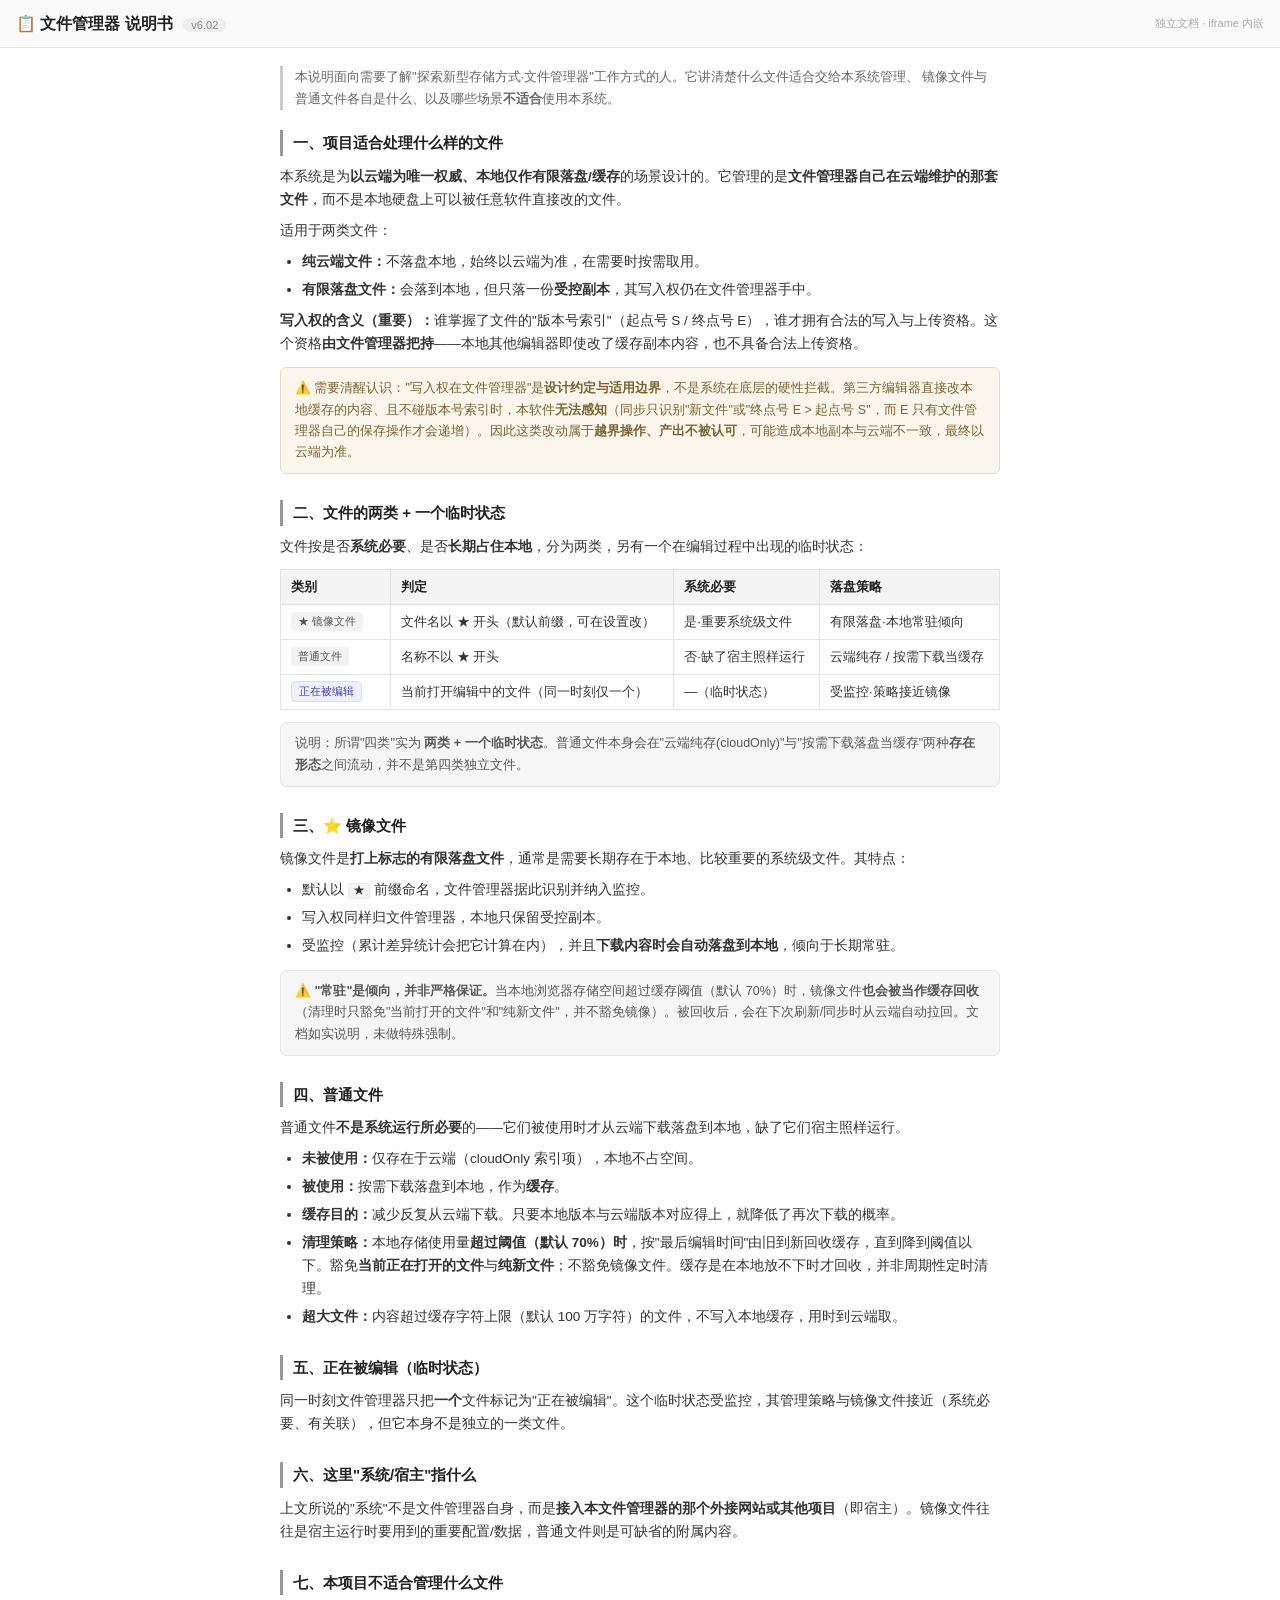
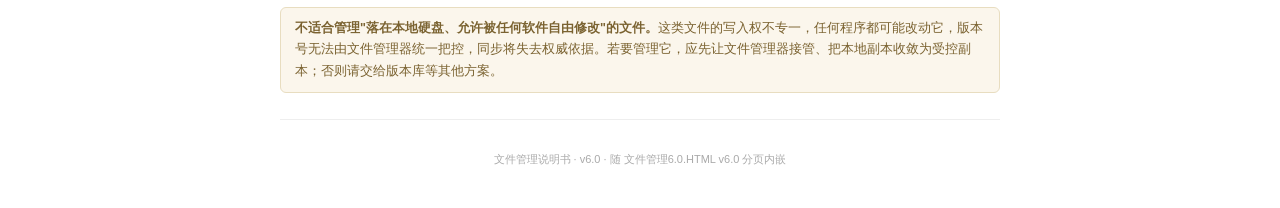
<file: 文件管理说明书6.0.HTML>
<!DOCTYPE html>
<!--
  文件管理 · 说明书                当前版本 6.0
  ★ 版本规则(改代码者必读): 每次修改 +0.01, 2.99 升 3.0。
    改完必须同步"三处版本号", 三处一致才算改完:
      ① 本备注的「当前版本」
      ② 页面标题标签(title)里的 v1.xx
      ③ 界面徽标(id=appVersionBadge)里的 v1.xx
    改完重新部署到 GitHub 仓库 FOXFYH/b (见 github助手 CLI)。
  版本沿革:
    6.0 (2026-09-17) ★版本统一定稿：随 文件管理6.0.HTML 一并定稿为 6.0（原 1.00）。此后每次修改统一 +0.01，
      并同步 文件管理6.0.HTML 与 云端同步脚本 三处产品版本号，保持一致。
    1.00 (2026-09-17) 新建：作为 文件管理6.0.HTML 的"说明书"分页(以 iframe 内嵌加载)，
      讲解项目文件性质、镜像文件/普通文件/正在被编辑、以及适用边界。纯展示文档，无逻辑代码。
-->
<html lang="zh-CN">
<head>
<meta charset="UTF-8">
<meta name="viewport" content="width=device-width, initial-scale=1.0">
<title>文件管理说明书 v6.0</title>
<style>
  *{margin:0;padding:0;box-sizing:border-box}
  body{font-family:'Microsoft YaHei','PingFang SC',sans-serif;background:#fff;color:#333;line-height:1.7;font-size:14px}
  .header{display:flex;align-items:center;justify-content:space-between;padding:10px 16px;border-bottom:1px solid #e5e5e5;background:#fafafa;position:sticky;top:0;z-index:10}
  .header h2{font-size:16px;font-weight:700;color:#222}
  .app-ver{font-size:11px;color:#888;background:#eee;padding:1px 8px;border-radius:9px;margin-left:6px;font-weight:normal}
  .wrap{max-width:760px;margin:0 auto;padding:18px 20px 40px}
  .intro{font-size:13px;color:#666;border-left:3px solid #ccc;padding-left:12px;margin-bottom:20px}
  section{margin-bottom:26px}
  h3{font-size:15px;font-weight:700;color:#222;margin-bottom:10px;padding-left:10px;border-left:3px solid #999}
  h4{font-size:13.5px;font-weight:700;color:#444;margin:14px 0 6px}
  p{margin:8px 0;font-size:13.5px}
  ul,ol{margin:6px 0 6px 22px}
  li{margin:5px 0;font-size:13.5px}
  .tag{display:inline-block;font-size:11px;padding:0 7px;border-radius:4px;margin-right:4px;vertical-align:1px}
  .m{background:#f3f3f3;color:#555}
  .n{background:#f3f3f3;color:#555}
  .e{background:#eef;color:#44a;border:1px solid #dde}
  .warn{background:#fbf6ec;border:1px solid #e8ddc0;border-radius:6px;padding:10px 14px;margin:12px 0;font-size:12.5px;color:#7a6230}
  .note{background:#f6f6f6;border:1px solid #e7e7e7;border-radius:6px;padding:10px 14px;margin:12px 0;font-size:12.5px;color:#555}
  code,.k{font-family:Consolas,monospace;font-size:12px;background:#f4f4f4;border:1px solid #ebebeb;border-radius:3px;padding:0 4px;color:#333}
  table{border-collapse:collapse;width:100%;margin:10px 0;font-size:13px}
  th,td{border:1px solid #e3e3e3;padding:6px 10px;text-align:left;vertical-align:top}
  th{background:#f4f4f4;font-weight:700;color:#222}
  hr{border:none;border-top:1px solid #eee;margin:22px 0}
  .foot{color:#aaa;font-size:11px;text-align:center;margin-top:30px}
</style>
</head>
<body>
<div class="header">
  <h2>📋 文件管理器 说明书 <span id="appVersionBadge" class="app-ver">v6.02</span></h2>
  <span style="font-size:11px;color:#aaa">独立文档 · iframe 内嵌</span>
</div>
<div class="wrap">

  <div class="intro">
    本说明面向需要了解"探索新型存储方式·文件管理器"工作方式的人。它讲清楚什么文件适合交给本系统管理、
    镜像文件与普通文件各自是什么、以及哪些场景<b>不适合</b>使用本系统。
  </div>

  <section>
    <h3>一、项目适合处理什么样的文件</h3>
    <p>本系统是为<b>以云端为唯一权威、本地仅作有限落盘/缓存</b>的场景设计的。它管理的是<b>文件管理器自己在云端维护的那套文件</b>，而不是本地硬盘上可以被任意软件直接改的文件。</p>
    <p>适用于两类文件：</p>
    <ul>
      <li><b>纯云端文件：</b>不落盘本地，始终以云端为准，在需要时按需取用。</li>
      <li><b>有限落盘文件：</b>会落到本地，但只落一份<b>受控副本</b>，其写入权仍在文件管理器手中。</li>
    </ul>
    <p><b>写入权的含义（重要）：</b>谁掌握了文件的"版本号索引"（起点号 S / 终点号 E），谁才拥有合法的写入与上传资格。这个资格<b>由文件管理器把持</b>——本地其他编辑器即使改了缓存副本内容，也不具备合法上传资格。</p>
    <div class="warn">
      ⚠️ 需要清醒认识："写入权在文件管理器"是<b>设计约定与适用边界</b>，不是系统在底层的硬性拦截。第三方编辑器直接改本地缓存的内容、且不碰版本号索引时，本软件<b>无法感知</b>（同步只识别"新文件"或"终点号 E &gt; 起点号 S"，而 E 只有文件管理器自己的保存操作才会递增）。因此这类改动属于<b>越界操作、产出不被认可</b>，可能造成本地副本与云端不一致，最终以云端为准。
    </div>
  </section>

  <section>
    <h3>二、文件的两类 + 一个临时状态</h3>
    <p>文件按是否<b>系统必要</b>、是否<b>长期占住本地</b>，分为两类，另有一个在编辑过程中出现的临时状态：</p>
    <table>
      <tr><th style="width:110px">类别</th><th>判定</th><th>系统必要</th><th>落盘策略</th></tr>
      <tr><td><span class="tag m">★ 镜像文件</span></td><td>文件名以 ★ 开头（默认前缀，可在设置改）</td><td>是·重要系统级文件</td><td>有限落盘·本地常驻倾向</td></tr>
      <tr><td><span class="tag n">普通文件</span></td><td>名称不以 ★ 开头</td><td>否·缺了宿主照样运行</td><td>云端纯存 / 按需下载当缓存</td></tr>
      <tr><td><span class="tag e">正在被编辑</span></td><td>当前打开编辑中的文件（同一时刻仅一个）</td><td>—（临时状态）</td><td>受监控·策略接近镜像</td></tr>
    </table>
    <p class="note">
      说明：所谓"四类"实为 <b>两类 + 一个临时状态</b>。普通文件本身会在"云端纯存(cloudOnly)"与"按需下载落盘当缓存"两种<b>存在形态</b>之间流动，并不是第四类独立文件。
    </p>
  </section>

  <section>
    <h3>三、⭐ 镜像文件</h3>
    <p>镜像文件是<b>打上标志的有限落盘文件</b>，通常是需要长期存在于本地、比较重要的系统级文件。其特点：</p>
    <ul>
      <li>默认以 <code>★</code> 前缀命名，文件管理器据此识别并纳入监控。</li>
      <li>写入权同样归文件管理器，本地只保留受控副本。</li>
      <li>受监控（累计差异统计会把它计算在内），并且<b>下载内容时会自动落盘到本地</b>，倾向于长期常驻。</li>
    </ul>
    <div class="note">
      ⚠️ <b>"常驻"是倾向，并非严格保证。</b>当本地浏览器存储空间超过缓存阈值（默认 70%）时，镜像文件<b>也会被当作缓存回收</b>（清理时只豁免"当前打开的文件"和"纯新文件"，并不豁免镜像）。被回收后，会在下次刷新/同步时从云端自动拉回。文档如实说明，未做特殊强制。
    </div>
  </section>

  <section>
    <h3>四、普通文件</h3>
    <p>普通文件<b>不是系统运行所必要</b>的——它们被使用时才从云端下载落盘到本地，缺了它们宿主照样运行。</p>
    <ul>
      <li><b>未被使用：</b>仅存在于云端（cloudOnly 索引项），本地不占空间。</li>
      <li><b>被使用：</b>按需下载落盘到本地，作为<b>缓存</b>。</li>
      <li><b>缓存目的：</b>减少反复从云端下载。只要本地版本与云端版本对应得上，就降低了再次下载的概率。</li>
      <li><b>清理策略：</b>本地存储使用量<b>超过阈值（默认 70%）时</b>，按"最后编辑时间"由旧到新回收缓存，直到降到阈值以下。豁免<b>当前正在打开的文件</b>与<b>纯新文件</b>；不豁免镜像文件。缓存是在本地放不下时才回收，并非周期性定时清理。</li>
      <li><b>超大文件：</b>内容超过缓存字符上限（默认 100 万字符）的文件，不写入本地缓存，用时到云端取。</li>
    </ul>
  </section>

  <section>
    <h3>五、正在被编辑（临时状态）</h3>
    <p>同一时刻文件管理器只把<b>一个</b>文件标记为"正在被编辑"。这个临时状态受监控，其管理策略与镜像文件接近（系统必要、有关联），但它本身不是独立的一类文件。</p>
  </section>

  <section>
    <h3>六、这里"系统/宿主"指什么</h3>
    <p>上文所说的"系统"不是文件管理器自身，而是<b>接入本文件管理器的那个外接网站或其他项目</b>（即宿主）。镜像文件往往是宿主运行时要用到的重要配置/数据，普通文件则是可缺省的附属内容。</p>
  </section>

  <section>
    <h3>七、本项目不适合管理什么文件</h3>
    <p class="warn">
      <b>不适合管理"落在本地硬盘、允许被任何软件自由修改"的文件。</b>这类文件的写入权不专一，任何程序都可能改动它，版本号无法由文件管理器统一把控，同步将失去权威依据。若要管理它，应先让文件管理器接管、把本地副本收敛为受控副本；否则请交给版本库等其他方案。
    </p>
  </section>

  <hr>
  <div class="foot">文件管理说明书 · v6.0 · 随 文件管理6.0.HTML v6.0 分页内嵌</div>
</div>
</body>
</html>
</file>
<file: style.css>
@import url('https://fonts.googleapis.com/css2?family=Noto+Sans+SC:wght@300;400;500;700;900&display=swap');

:root {
    --bg-primary: #0a0a1a;
    --bg-secondary: #12122a;
    --bg-card: rgba(20, 20, 50, 0.85);
    --bg-card-hover: rgba(30, 30, 70, 0.9);
    --text-primary: #e8e8ff;
    --text-secondary: #9999bb;
    --text-muted: #666688;
    --accent-1: #6c5ce7;
    --accent-2: #a855f7;
    --accent-3: #06b6d4;
    --accent-4: #f472b6;
    --gold: #fbbf24;
    --silver: #94a3b8;
    --bronze: #d97706;
    --success: #22c55e;
    --danger: #ef4444;
    --warning: #f59e0b;
    --border-color: rgba(108, 92, 231, 0.3);
    --shadow-glow: 0 0 20px rgba(108, 92, 231, 0.3);
    --radius-sm: 8px;
    --radius-md: 12px;
    --radius-lg: 20px;
    --radius-xl: 28px;
    --transition: all 0.3s cubic-bezier(0.4, 0, 0.2, 1);
    --opt-font-size: 20px;
    --pinyin-display-size: 72px;
    --feedback-answer-size: 28px;
}

* { margin: 0; padding: 0; box-sizing: border-box; }

body {
    font-family: 'Noto Sans SC', -apple-system, BlinkMacSystemFont, sans-serif;
    background: var(--bg-primary);
    color: var(--text-primary);
    min-height: 100vh;
    overflow-x: hidden;
    -webkit-tap-highlight-color: transparent;
}

#bg-canvas {
    position: fixed; top: 0; left: 0; width: 100%; height: 100%;
    z-index: 0; pointer-events: none;
}

#fx-canvas {
    position: fixed; top: 0; left: 0; width: 100%; height: 100%;
    z-index: 9998; pointer-events: none;
}

/* ===== 主容器 - 竖版布局 ===== */
#app {
    position: relative; z-index: 1;
    max-width: 480px; margin: 0 auto;
    min-height: 100vh;
    display: flex; flex-direction: column;
}

.view { display: none; flex-direction: column; min-height: 100vh; animation: fadeIn 0.35s ease; }
.view.active { display: flex; }

@keyframes fadeIn { from { opacity: 0; transform: translateY(10px); } to { opacity: 1; transform: translateY(0); } }
@keyframes pulse-glow { 0%,100% { box-shadow: 0 4px 20px rgba(108,92,231,0.4); } 50% { box-shadow: 0 4px 40px rgba(108,92,231,0.7); } }
@keyframes shake { 0%,100%{transform:translateX(0)} 20%{transform:translateX(-8px)} 40%{transform:translateX(8px)} 60%{transform:translateX(-4px)} 80%{transform:translateX(4px)} }
@keyframes correct-pulse { 0%{transform:scale(1)} 50%{transform:scale(1.05)} 100%{transform:scale(1)} }
@keyframes float { 0%,100%{transform:translateY(0)} 50%{transform:translateY(-6px)} }
@keyframes slideUp { from{opacity:0;transform:translateY(30px)} to{opacity:1;transform:translateY(0)} }
@keyframes popIn { 0%{opacity:0;transform:scale(0.5)} 70%{transform:scale(1.1)} 100%{opacity:1;transform:scale(1)} }
@keyframes timerPulse { 0%,100%{opacity:1} 50%{opacity:0.6} }
@keyframes scoreFloat { 0%{opacity:1;transform:translateY(0)} 100%{opacity:0;transform:translateY(-40px)} }
@keyframes stepBounce { 0%{transform:scale(1)} 30%{transform:scale(1.2)} 60%{transform:scale(0.95)} 100%{transform:scale(1)} }
@keyframes stepShake { 0%,100%{transform:translateX(0)} 15%{transform:translateX(-6px)} 30%{transform:translateX(6px)} 45%{transform:translateX(-4px)} 60%{transform:translateX(4px)} 75%{transform:translateX(-2px)} 90%{transform:translateX(2px)} }
.opt-btn.anim-step-correct { animation: stepBounce 0.4s ease; }
.opt-btn.anim-step-wrong { animation: stepShake 0.5s ease; background: rgba(239,68,68,0.3) !important; border-color: #ef4444 !important; }

/* ===== 首页 ===== */
#view-home { padding: 20px; justify-content: center; gap: 24px; }

.home-header { text-align: center; }
.app-logo {
    width: 80px; height: 80px; margin: 0 auto 12px;
    border-radius: 24px;
    background: linear-gradient(135deg, var(--accent-1), var(--accent-4));
    display: flex; align-items: center; justify-content: center;
    font-size: 40px; font-weight: 900; color: white;
    box-shadow: 0 8px 32px rgba(108,92,231,0.4);
    animation: float 3s ease-in-out infinite;
}
.app-title {
    font-size: 28px; font-weight: 900;
    background: linear-gradient(135deg, var(--accent-1), var(--accent-4));
    -webkit-background-clip: text; -webkit-text-fill-color: transparent; background-clip: text;
}
.student-info {
    margin-top: 12px; display: flex; align-items: center; justify-content: center; gap: 8px;
    cursor: pointer; padding: 8px 16px; border-radius: var(--radius-xl);
    background: var(--bg-card); border: 1px solid var(--border-color);
    transition: var(--transition);
}
.student-info:hover { border-color: var(--accent-2); }
.student-name { font-size: 16px; font-weight: 600; }
.student-level-badge {
    font-size: 12px; padding: 2px 8px; border-radius: 10px;
    background: linear-gradient(135deg, var(--accent-1), var(--accent-2));
    color: white; font-weight: 600;
}

.home-stats {
    display: grid; grid-template-columns: repeat(4, 1fr); gap: 8px;
}
.stat-item {
    background: var(--bg-card); border: 1px solid var(--border-color);
    border-radius: var(--radius-md); padding: 12px 8px; text-align: center;
}
.stat-value { display: block; font-size: 20px; font-weight: 800; color: var(--gold); }
.stat-label { display: block; font-size: 11px; color: var(--text-muted); margin-top: 2px; }

.home-semester {
    background: var(--bg-card); border: 1px solid var(--border-color);
    border-radius: var(--radius-md); padding: 14px 18px;
    display: flex; align-items: center; gap: 10px;
}
.semester-label { font-size: 13px; color: var(--text-muted); }
.semester-name { font-size: 16px; font-weight: 700; flex: 1; }
.semester-phase {
    font-size: 12px; padding: 3px 10px; border-radius: 10px;
    background: rgba(108,92,231,0.2); color: var(--accent-2); font-weight: 600;
}

/* 进度条 + 升级考核入口 */
.home-progress-section {
    display: flex; flex-direction: column; gap: 10px;
}
.home-progress-bar-wrap {
    display: flex; align-items: center; gap: 10px;
}
.home-progress-bar {
    flex: 1; height: 10px; background: var(--bg-card);
    border: 1px solid var(--border-color); border-radius: 5px; overflow: hidden;
}
.home-progress-fill {
    height: 100%; width: 0%; border-radius: 5px;
    background: linear-gradient(90deg, var(--accent-1), var(--accent-2));
    transition: width 0.5s ease;
}
.home-progress-fill.complete {
    background: linear-gradient(90deg, #f39c12, #e67e22);
    animation: pulse-glow 2s ease-in-out infinite;
}
.home-progress-text {
    font-size: 13px; color: var(--text-muted); white-space: nowrap; font-weight: 600;
}
.btn-exam-entry {
    display: flex; align-items: center; justify-content: center; gap: 8px;
    width: 100%; padding: 14px; border: 2px solid var(--border-color);
    border-radius: var(--radius-md); background: var(--bg-card);
    font-size: 16px; font-weight: 700; font-family: inherit;
    color: var(--text-muted); cursor: not-allowed; opacity: 0.5;
    transition: var(--transition);
}
.btn-exam-entry.unlocked {
    border-color: #f39c12; color: #f39c12; cursor: pointer; opacity: 1;
    background: linear-gradient(135deg, rgba(243,156,18,0.15), rgba(230,126,34,0.1));
    animation: pulse-glow 2.5s ease-in-out infinite;
}
.btn-exam-entry.unlocked:hover { transform: translateY(-2px); box-shadow: 0 4px 20px rgba(243,156,18,0.4); }
.btn-exam-entry.unlocked:active { transform: translateY(0); }
.exam-entry-icon { font-size: 20px; }
.exam-entry-hint { font-size: 12px; font-weight: 400; }

.btn-start {
    width: 100%; padding: 18px; border: none; border-radius: var(--radius-xl);
    font-size: 20px; font-weight: 700; font-family: inherit;
    color: white; cursor: pointer;
    background: linear-gradient(135deg, var(--accent-1), var(--accent-2));
    box-shadow: 0 4px 20px rgba(108,92,231,0.4);
    transition: var(--transition);
    animation: pulse-glow 2s ease-in-out infinite;
}
.btn-start:hover { transform: translateY(-2px); box-shadow: 0 6px 30px rgba(108,92,231,0.6); }
.btn-start:active { transform: translateY(0); }

.home-actions {
    display: grid; grid-template-columns: repeat(4, 1fr); gap: 10px;
}
.home-actions-5 {
    grid-template-columns: repeat(5, 1fr);
}
.btn-action {
    background: var(--bg-card); border: 1px solid var(--border-color);
    border-radius: var(--radius-md); padding: 12px 8px;
    color: var(--text-primary); font-size: 12px; font-family: inherit;
    cursor: pointer; transition: var(--transition);
    display: flex; flex-direction: column; align-items: center; gap: 4px;
}
.btn-action:hover { border-color: var(--accent-1); background: var(--bg-card-hover); }
.action-icon { font-size: 22px; }

/* ===== 考试设置 ===== */
#view-exam-setup { padding: 20px; gap: 20px; }

.setup-header {
    display: flex; align-items: center; gap: 12px;
}
.btn-back {
    width: 40px; height: 40px; border-radius: 50%;
    background: var(--bg-card); border: 1px solid var(--border-color);
    color: var(--text-primary); font-size: 20px; cursor: pointer;
    display: flex; align-items: center; justify-content: center;
    transition: var(--transition);
}
.btn-back:hover { border-color: var(--accent-1); }
.setup-header h2 { font-size: 20px; font-weight: 700; }

.difficulty-cards { display: flex; flex-direction: column; gap: 12px; }
.diff-card {
    background: var(--bg-card); border: 2px solid var(--border-color);
    border-radius: var(--radius-lg); padding: 18px 20px;
    cursor: pointer; transition: var(--transition);
    display: flex; align-items: center; gap: 16px;
}
.diff-card:hover { border-color: var(--accent-1); background: var(--bg-card-hover); transform: translateY(-2px); }
.diff-card.selected { border-color: var(--accent-2); box-shadow: 0 0 20px rgba(168,85,247,0.3); }
.diff-icon { font-size: 32px; }
.diff-name { font-size: 18px; font-weight: 700; }
.diff-desc { font-size: 12px; color: var(--text-secondary); }
.diff-score { font-size: 14px; color: var(--gold); font-weight: 600; margin-top: 2px; }
.diff-card .diff-info { flex: 1; }
.diff-lock {
    font-size: 11px; color: var(--text-secondary); background: rgba(255,255,255,0.05);
    padding: 4px 10px; border-radius: 6px; white-space: nowrap;
}
.diff-card.locked { opacity: 0.5; cursor: not-allowed; }
.diff-card.locked:hover { border-color: var(--border-color); background: var(--bg-card); transform: none; }
.diff-card.locked .diff-lock { display: block; }
.diff-card:not(.locked) .diff-lock { display: none; }

.setup-info {
    text-align: center; font-size: 13px; color: var(--text-secondary);
    padding: 12px; background: var(--bg-card); border-radius: var(--radius-md);
    border: 1px solid var(--border-color);
}
.setup-info strong { color: var(--accent-2); }

/* ===== 答题界面 - 竖版核心 ===== */
#view-exam { padding: 0; gap: 0; min-height: 100vh; }

.exam-top-bar {
    display: flex; align-items: center; gap: 10px;
    padding: 12px 16px;
    background: rgba(10,10,26,0.9); backdrop-filter: blur(10px);
    border-bottom: 1px solid var(--border-color);
}
.btn-end-exam {
    background: rgba(255,80,80,0.15); color: #ff6b6b;
    border: 1px solid rgba(255,80,80,0.3); border-radius: 8px;
    padding: 6px 14px; font-size: 14px; font-weight: 600;
    cursor: pointer; white-space: nowrap; transition: all 0.2s;
}
.btn-end-exam:hover { background: rgba(255,80,80,0.3); }
.btn-end-exam:active { transform: scale(0.95); }
.font-size-ctrl {
    display: flex; align-items: center; gap: 4px;
}
.font-size-btn {
    background: rgba(255,255,255,0.08); color: var(--text-primary);
    border: 1px solid var(--border-color); border-radius: 6px;
    width: 28px; height: 28px; font-size: 12px; font-weight: 700;
    font-family: inherit; cursor: pointer; transition: all 0.2s;
    display: flex; align-items: center; justify-content: center;
}
.font-size-btn:hover { border-color: var(--accent-2); background: rgba(168,85,247,0.15); }
.font-size-btn:active { transform: scale(0.92); }
.fullscreen-btn { font-size: 16px; width: 32px; height: 28px; }
.font-size-label {
    font-size: 11px; color: var(--text-muted); min-width: 18px; text-align: center;
}
.exam-progress-info { font-size: 14px; font-weight: 600; white-space: nowrap; }
.exam-timer-wrap { flex: 1; display: flex; align-items: center; gap: 8px; }
.timer-bar {
    flex: 1; height: 8px; background: rgba(255,255,255,0.1);
    border-radius: 4px; overflow: hidden;
}
.timer-fill {
    height: 100%; border-radius: 4px;
    background: linear-gradient(90deg, var(--accent-3), var(--accent-1));
    transition: width 0.3s linear; width: 100%;
}
.timer-fill.warning { background: linear-gradient(90deg, var(--warning), var(--danger)); }
.timer-fill.critical { background: var(--danger); animation: timerPulse 0.5s ease-in-out infinite; }
.timer-text { font-size: 14px; font-weight: 700; min-width: 32px; text-align: right; }
.timer-text.warning { color: var(--warning); }
.timer-text.critical { color: var(--danger); }
.exam-score { font-size: 16px; font-weight: 800; color: var(--gold); white-space: nowrap; }

/* 字显示区 */
.char-display-area {
    flex: 0 0 auto;
    display: flex; flex-direction: column; align-items: center; justify-content: center;
    padding: 30px 20px 20px;
    min-height: 180px;
}
.target-char {
    font-size: 96px; font-weight: 900;
    background: linear-gradient(135deg, var(--text-primary), var(--accent-3));
    -webkit-background-clip: text; -webkit-text-fill-color: transparent; background-clip: text;
    line-height: 1.1;
    text-shadow: none;
}
.current-pinyin {
    font-size: var(--pinyin-display-size);
    font-weight: 700;
    color: var(--accent-2);
    margin-top: 8px;
    letter-spacing: 4px;
    min-height: 88px;
    display: flex; align-items: center; justify-content: center;
}
.current-pinyin .placeholder { color: var(--text-muted); font-size: 28px; letter-spacing: 8px; }

/* 选择区域 - 推送式单步布局 */
.select-area {
    flex: 1; display: flex; flex-direction: column;
    padding: 8px 12px 0;
    overflow-y: auto;
}
.step-hint {
    text-align: center; font-size: 18px; font-weight: 700;
    color: var(--accent-2); padding: 10px 0 6px;
    letter-spacing: 2px;
}
.select-section { min-height: 0; }
.select-section.active-step {
    animation: slideUp 0.3s ease;
}
.option-grid {
    display: grid; grid-template-columns: repeat(5, 1fr); gap: 8px;
}
.option-grid.tone-grid { grid-template-columns: repeat(5, 1fr); }
.option-grid.medial-grid { grid-template-columns: repeat(3, 1fr); }

.opt-btn {
    aspect-ratio: 1; border-radius: var(--radius-md);
    background: rgba(30,30,70,0.6); border: 2px solid var(--border-color);
    color: var(--text-primary); font-size: var(--opt-font-size); font-weight: 700;
    font-family: inherit; cursor: pointer;
    transition: var(--transition);
    display: flex; align-items: center; justify-content: center;
    -webkit-user-select: none; user-select: none;
}
.opt-btn:hover { border-color: var(--accent-1); background: rgba(108,92,231,0.15); }
.opt-btn:active { transform: scale(0.95); }
.opt-btn.selected {
    border-color: var(--accent-2); background: rgba(168,85,247,0.25);
    box-shadow: 0 0 10px rgba(168,85,247,0.3); color: white;
}
.opt-btn.correct {
    border-color: var(--success); background: rgba(34,197,94,0.25);
    color: var(--success); animation: correct-pulse 0.5s ease;
}
.opt-btn.wrong {
    border-color: var(--danger); background: rgba(239,68,68,0.25);
    color: var(--danger); animation: shake 0.5s ease;
}
.opt-btn.disabled { opacity: 0.4; pointer-events: none; }

/* 特殊选项：整体认读/不用声母 - 长方形按钮 */
.opt-btn.special-opt {
    background: rgba(108,92,231,0.15);
    border-color: rgba(108,92,231,0.5);
    font-size: calc(var(--opt-font-size) * 0.7);
    aspect-ratio: auto;
    padding: 10px 8px;
    display: flex;
    align-items: center;
    justify-content: center;
    line-height: 1.2;
    word-break: break-all;
    min-height: 40px;
}
.opt-btn.special-opt:hover {
    border-color: var(--accent-2);
    background: rgba(168,85,247,0.2);
}
.special-grid-2col {
    grid-template-columns: repeat(2, 1fr) !important;
    gap: 8px;
    margin-top: 8px;
}
/* 整体认读音节选项 - 正方形按钮 */
.whole-grid {
    grid-template-columns: repeat(5, 1fr);
    gap: 8px;
}
.opt-btn.whole-opt {
    font-size: 16px;
    aspect-ratio: 1 / 1;
    min-height: 48px;
    padding: 4px;
}

/* 声调按钮特殊样式 */
.tone-btn {
    display: flex; flex-direction: column; align-items: center; justify-content: center;
    gap: 2px; font-size: 14px;
}
.tone-btn .tone-symbol { font-size: 24px; font-weight: 800; }
.tone-btn .tone-name { font-size: 10px; color: var(--text-muted); font-weight: 400; }
.tone-btn.selected .tone-name { color: var(--accent-2); }

/* 标调位置按钮样式 - 已移除，改为卡片交互 */

/* 拼音卡片化样式 */
.current-pinyin .pinyin-char {
    display: inline-block;
    font-size: inherit;
    font-weight: inherit;
    transition: all 0.15s;
}
.current-pinyin .pinyin-char-clickable {
    cursor: pointer;
    border-radius: 6px;
    padding: 2px 4px;
    margin: 0 1px;
    background: rgba(0,200,255,0.1);
    border: 2px solid rgba(0,200,255,0.4);
    animation: pulse-glow 1.2s ease-in-out infinite;
}
.current-pinyin .pinyin-char-clickable:hover {
    background: rgba(0,200,255,0.25);
    border-color: var(--accent-1);
    transform: scale(1.15);
}
.current-pinyin .pinyin-char-selected {
    background: rgba(0,200,255,0.2);
    border: 2px solid var(--accent-1);
    border-radius: 6px;
    padding: 2px 4px;
}
.current-pinyin .pinyin-toned {
    color: var(--accent-2);
}
.current-pinyin .pinyin-tone-correct {
    background: rgba(0,255,100,0.2);
    border: 2px solid #0f8;
    border-radius: 6px;
    padding: 2px 4px;
}
.current-pinyin .pinyin-tone-wrong {
    background: rgba(255,50,50,0.2);
    border: 2px solid #f44;
    border-radius: 6px;
    padding: 2px 4px;
}

@keyframes pulse-glow {
    0%, 100% { box-shadow: 0 0 4px rgba(0,200,255,0.2); }
    50% { box-shadow: 0 0 12px rgba(0,200,255,0.5); }
}

/* 答题反馈 */
.feedback-overlay {
    position: fixed; top: 0; left: 0; right: 0; bottom: 0;
    z-index: 100; display: flex; align-items: center; justify-content: center;
    background: rgba(0,0,0,0.6); backdrop-filter: blur(4px);
    animation: fadeIn 0.2s ease;
}
.feedback-overlay.hidden { display: none; }
.feedback-content {
    text-align: center; padding: 32px 40px;
    background: var(--bg-card); border-radius: var(--radius-xl);
    border: 2px solid var(--border-color);
    animation: popIn 0.4s ease;
    min-width: 240px;
}
.feedback-icon { font-size: 56px; margin-bottom: 12px; }
.feedback-text { font-size: 20px; font-weight: 700; margin-bottom: 8px; }
.feedback-text.correct { color: var(--success); }
.feedback-text.wrong { color: var(--danger); }
.feedback-pinyin { font-size: var(--feedback-answer-size); font-weight: 800; color: var(--accent-2); }
.feedback-breakdown {
    margin-top: 8px;
    text-align: left;
    font-size: 14px;
    line-height: 1.6;
}
.feedback-full-pinyin {
    font-size: 32px;
    font-weight: 900;
    color: var(--accent-2);
    text-align: center;
    margin-bottom: 10px;
    letter-spacing: 2px;
}
.feedback-decomp {
    display: flex;
    align-items: center;
    gap: 8px;
    padding: 4px 0;
    border-bottom: 1px solid rgba(108,92,231,0.15);
}
.feedback-decomp:last-child { border-bottom: none; }
.decomp-label {
    display: inline-block;
    min-width: 60px;
    padding: 2px 8px;
    border-radius: 4px;
    background: rgba(108,92,231,0.2);
    color: var(--accent-2);
    font-size: 12px;
    font-weight: 600;
    text-align: center;
    flex-shrink: 0;
}
.decomp-value {
    color: var(--text-primary);
    font-weight: 700;
    font-size: 16px;
}
.decomp-value strong {
    color: var(--gold);
    font-size: 18px;
}
.feedback-confirm-btn {
    margin-top: 16px; padding: 10px 36px;
    border: 2px solid var(--accent-2); border-radius: var(--radius-md);
    background: rgba(168,85,247,0.2); color: var(--accent-2);
    font-size: 16px; font-weight: 700; font-family: inherit;
    cursor: pointer; transition: var(--transition);
}
.feedback-confirm-btn:hover { background: rgba(168,85,247,0.4); }
.feedback-confirm-btn.hidden { display: none; }

/* ===== 场次结算 ===== */
#view-result { padding: 20px; gap: 16px; justify-content: center; align-items: center; }

.result-header h2 { font-size: 22px; font-weight: 800; text-align: center; }
.result-grade {
    text-align: center; padding: 20px;
    background: var(--bg-card); border-radius: var(--radius-lg);
    border: 2px solid var(--border-color); width: 100%;
}
.grade-letter {
    font-size: 64px; font-weight: 900;
    background: linear-gradient(135deg, var(--gold), var(--accent-4));
    -webkit-background-clip: text; -webkit-text-fill-color: transparent; background-clip: text;
    animation: popIn 0.6s ease;
}
.grade-bonus { font-size: 18px; color: var(--gold); font-weight: 600; }

.result-grade.early-end {
    border-color: rgba(255,80,80,0.3);
    background: rgba(255,80,80,0.05);
}
.result-grade.early-end .grade-letter {
    background: linear-gradient(135deg, #888, #aaa);
    -webkit-background-clip: text; -webkit-text-fill-color: transparent; background-clip: text;
}
.result-grade.early-end .grade-bonus { color: #888; }

.result-stats { width: 100%; }
.result-row {
    display: flex; justify-content: space-between; padding: 10px 16px;
    border-bottom: 1px solid rgba(108,92,231,0.1);
    font-size: 14px; color: var(--text-secondary);
}
.result-row span:last-child { font-weight: 600; color: var(--text-primary); }
.result-row.total { border-top: 2px solid var(--accent-1); border-bottom: none; margin-top: 4px; padding-top: 14px; }
.result-row.total span { font-size: 18px; color: var(--gold); font-weight: 800; }

.result-badges {
    width: 100%; display: flex; flex-wrap: wrap; gap: 8px; justify-content: center;
    padding: 8px 0;
}
.badge-item {
    display: flex; align-items: center; gap: 6px;
    padding: 6px 12px; border-radius: var(--radius-xl);
    background: rgba(251,191,36,0.15); border: 1px solid rgba(251,191,36,0.3);
    font-size: 13px; animation: popIn 0.5s ease;
}
.badge-item .badge-icon { font-size: 18px; }
.badge-item .badge-name { color: var(--gold); font-weight: 600; }

.result-phase-info {
    width: 100%; text-align: center; font-size: 14px; color: var(--text-secondary);
    padding: 12px; background: var(--bg-card); border-radius: var(--radius-md);
    border: 1px solid var(--border-color);
}

/* ===== 个人信息 ===== */
#view-profile { padding: 20px; gap: 16px; }

.page-header { display: flex; align-items: center; gap: 12px; }
.page-header h2 { font-size: 20px; font-weight: 700; }

.profile-card {
    text-align: center; padding: 24px;
    background: var(--bg-card); border-radius: var(--radius-lg);
    border: 1px solid var(--border-color);
}
.profile-avatar {
    width: 72px; height: 72px; margin: 0 auto 12px;
    border-radius: 50%;
    background: linear-gradient(135deg, var(--accent-1), var(--accent-4));
    display: flex; align-items: center; justify-content: center;
    font-size: 32px; font-weight: 900; color: white;
    border: 3px solid var(--accent-2);
    box-shadow: 0 0 20px rgba(168,85,247,0.3);
}
.profile-name-input {
    width: 100%; max-width: 200px; margin: 0 auto 8px; display: block;
    background: rgba(30,30,70,0.6); border: 1px solid var(--border-color);
    border-radius: var(--radius-sm); padding: 8px 12px;
    color: var(--text-primary); font-size: 16px; font-family: inherit;
    text-align: center; outline: none;
}
.profile-name-input:focus { border-color: var(--accent-1); }
.profile-level { font-size: 14px; color: var(--accent-2); font-weight: 600; margin-top: 4px; }
.profile-points { font-size: 24px; color: var(--gold); font-weight: 800; margin-top: 4px; }

.profile-stats-grid { display: grid; grid-template-columns: repeat(2, 1fr); gap: 10px; }
.pstat {
    background: var(--bg-card); border: 1px solid var(--border-color);
    border-radius: var(--radius-md); padding: 14px; text-align: center;
}
.pstat-val { display: block; font-size: 22px; font-weight: 800; color: var(--accent-3); }
.pstat-label { display: block; font-size: 12px; color: var(--text-muted); margin-top: 2px; }

.profile-level-progress { margin-top: 4px; }
.level-bar-label { display: flex; justify-content: space-between; font-size: 12px; color: var(--text-secondary); margin-bottom: 6px; }
.level-bar {
    height: 10px; background: rgba(255,255,255,0.1);
    border-radius: 5px; overflow: hidden;
}
.level-bar-fill {
    height: 100%; border-radius: 5px;
    background: linear-gradient(90deg, var(--accent-1), var(--accent-2));
    transition: width 0.5s ease;
}
.level-bar-info { display: flex; justify-content: space-between; font-size: 11px; color: var(--text-muted); margin-top: 4px; }

.btn-save-name {
    width: 100%; padding: 12px; border: none; border-radius: var(--radius-md);
    font-size: 16px; font-weight: 600; font-family: inherit;
    color: white; cursor: pointer;
    background: linear-gradient(135deg, var(--accent-1), var(--accent-2));
    transition: var(--transition);
}
.btn-save-name:hover { transform: translateY(-1px); }

/* ===== 学期选择 ===== */
#view-semester { padding: 20px; gap: 16px; }

.semester-list { display: flex; flex-direction: column; gap: 10px; }
.semester-card {
    background: var(--bg-card); border: 2px solid var(--border-color);
    border-radius: var(--radius-md); padding: 16px 18px;
    cursor: pointer; transition: var(--transition);
    display: flex; align-items: center; gap: 14px;
}
.semester-card:hover { border-color: var(--accent-1); background: var(--bg-card-hover); }
.semester-card.current { border-color: var(--accent-2); box-shadow: 0 0 15px rgba(168,85,247,0.2); }
.semester-card.locked { opacity: 0.4; cursor: not-allowed; }
.semester-card .sem-icon { font-size: 28px; }
.semester-card .sem-info { flex: 1; }
.semester-card .sem-name { font-size: 16px; font-weight: 700; }
.semester-card .sem-status { font-size: 12px; color: var(--text-muted); margin-top: 2px; }
.semester-card .sem-phase-tag {
    font-size: 11px; padding: 3px 8px; border-radius: 8px;
    background: rgba(108,92,231,0.2); color: var(--accent-2); font-weight: 600;
}

/* ===== 荣誉/成绩 ===== */
#view-badges { padding: 20px; gap: 16px; }

/* 主页难度切换 */
.home-difficulty {
    display: flex; align-items: center; gap: 12px;
    padding: 10px 14px; background: var(--bg-card);
    border: 1px solid var(--border-color); border-radius: var(--radius-md);
}
.home-difficulty .diff-label {
    font-size: 13px; color: var(--text-muted); white-space: nowrap;
}
.home-difficulty .diff-buttons {
    display: flex; gap: 8px; flex: 1; justify-content: flex-end;
}
.home-difficulty .diff-btn {
    padding: 6px 16px; border-radius: var(--radius-md);
    background: rgba(255,255,255,0.05); border: 1px solid var(--border-color);
    color: var(--text-secondary); font-size: 13px; font-weight: 600;
    font-family: inherit; cursor: pointer; transition: var(--transition);
}
.home-difficulty .diff-btn:hover:not(.locked) {
    border-color: var(--accent-1); color: var(--text-primary);
}
.home-difficulty .diff-btn.active {
    background: linear-gradient(135deg, var(--accent-1), var(--accent-2));
    color: white; border-color: var(--accent-2);
    box-shadow: 0 2px 12px rgba(168,85,247,0.4);
}
.home-difficulty .diff-btn.locked {
    opacity: 0.4; cursor: not-allowed;
}
.home-difficulty .diff-btn.locked::before {
    content: '🔒 '; font-size: 11px;
}

/* 分页切换 */
.tab-bar {
    display: flex; gap: 8px; margin-bottom: 16px;
    border-bottom: 2px solid var(--border-color);
}
.tab-btn {
    padding: 10px 24px; border: none; background: transparent;
    color: var(--text-secondary); font-size: 15px; font-weight: 600;
    font-family: inherit; cursor: pointer; position: relative;
    transition: var(--transition); border-radius: var(--radius-sm) var(--radius-sm) 0 0;
}
.tab-btn:hover { color: var(--accent-2); }
.tab-btn.active {
    color: var(--accent-2);
    border-bottom: 2px solid var(--accent-2);
    margin-bottom: -2px;
}

/* 成绩表格 */
.scores-table { width: 100%; }
.score-row {
    display: flex; align-items: center; justify-content: space-between;
    padding: 12px 16px; background: var(--bg-card);
    border: 1px solid var(--border-color); border-radius: var(--radius-sm);
    margin-bottom: 8px; font-size: 13px;
}
.score-row.header {
    font-weight: 700; color: var(--accent-2);
    background: rgba(168,85,247,0.08); border-color: rgba(168,85,247,0.3);
}
.score-row .score-cell { flex: 1; text-align: center; }
.score-row .score-cell:first-child { text-align: left; flex: 1.5; }
.score-row .score-diff {
    display: inline-block; padding: 2px 8px; border-radius: 10px;
    font-size: 11px; font-weight: 700;
}
.score-row .score-diff.easy { background: rgba(34,197,94,0.2); color: #22c55e; }
.score-row .score-diff.medium { background: rgba(251,191,36,0.2); color: #fbbf24; }
.score-row .score-diff.hard { background: rgba(239,68,68,0.2); color: #ef4444; }
.score-row .score-status { font-weight: 700; }
.score-row .score-status.done { color: var(--success); }
.score-row .score-status.locked { color: var(--text-secondary); opacity: 0.5; }
.score-row .score-status.progress { color: var(--accent-2); }

.badges-grid { display: grid; grid-template-columns: repeat(3, 1fr); gap: 10px; }
.badge-card {
    background: var(--bg-card); border: 1px solid var(--border-color);
    border-radius: var(--radius-md); padding: 16px 10px;
    text-align: center; transition: var(--transition);
}
.badge-card.earned { border-color: rgba(251,191,36,0.4); background: rgba(251,191,36,0.05); }
.badge-card .badge-icon-lg { font-size: 36px; margin-bottom: 6px; }
.badge-card .badge-title { font-size: 12px; font-weight: 600; color: var(--text-primary); }
.badge-card .badge-count { font-size: 11px; color: var(--gold); margin-top: 2px; }
.badge-card .badge-desc { font-size: 10px; color: var(--text-muted); margin-top: 4px; line-height: 1.4; }
.badge-card:not(.earned) .badge-icon-lg { filter: grayscale(1) opacity(0.3); }
.badge-card:not(.earned) .badge-title { color: var(--text-muted); }

/* ===== 设置 ===== */
#view-settings { padding: 20px; gap: 16px; }

.settings-list { display: flex; flex-direction: column; gap: 1px; }
.setting-group-label {
    padding: 10px 16px 4px;
    font-size: 13px; font-weight: 700;
    color: var(--accent-2); text-transform: uppercase;
    letter-spacing: 1px;
    margin-top: 8px;
}
.setting-group-label:first-child { margin-top: 0; }
.setting-locked-header {
    cursor: pointer; user-select: none;
    display: flex; align-items: center; justify-content: space-between;
}
.setting-locked-header:hover { opacity: 0.8; }
.lock-icon { font-size: 14px; }
.setting-locked-group {
    border-left: 3px solid var(--accent-2);
    padding-left: 8px;
    margin-left: 8px;
}
.setting-item {
    display: flex; align-items: center; justify-content: space-between;
    padding: 14px 16px;
    background: var(--bg-card); border: 1px solid var(--border-color);
    font-size: 14px;
    position: relative;
}
.setting-item:first-child { border-radius: var(--radius-md) var(--radius-md) 0 0; }
.setting-item:last-child { border-radius: 0 0 var(--radius-md) var(--radius-md); }
.setting-item:only-child { border-radius: var(--radius-md); }
.setting-control { display: flex; align-items: center; gap: 8px; }

/* 有解释的设置项：左侧加问号标识 */
.setting-item[data-tip]::before {
    content: '?';
    position: absolute; left: 4px; top: 50%; transform: translateY(-50%);
    width: 14px; height: 14px; line-height: 14px; text-align: center;
    font-size: 10px; font-weight: 700; color: var(--accent-2);
    background: rgba(168,85,247,0.15); border-radius: 50%;
    opacity: 0.5; transition: opacity 0.2s;
    pointer-events: none;
}
.setting-item[data-tip]:hover::before { opacity: 1; }
.setting-item[data-tip] { padding-left: 22px; }

/* ===== 悬浮解释提示框 ===== */
.setting-tip {
    position: fixed; z-index: 600;
    max-width: 300px; min-width: 200px;
    padding: 10px 14px;
    background: rgba(30, 30, 45, 0.96);
    color: #e8e8f0;
    font-size: 13px; line-height: 1.6;
    border-radius: var(--radius-md);
    border: 1px solid rgba(168,85,247,0.5);
    box-shadow: 0 8px 30px rgba(0,0,0,0.5), 0 0 20px rgba(168,85,247,0.2);
    pointer-events: none;
    opacity: 0; transform: translateY(6px);
    transition: opacity 0.2s ease, transform 0.2s ease;
    backdrop-filter: blur(8px);
}
.setting-tip.show { opacity: 1; transform: translateY(0); }
.setting-tip::before {
    content: ''; position: absolute;
    top: -5px; left: 20px;
    width: 10px; height: 10px;
    background: rgba(30, 30, 45, 0.96);
    border-left: 1px solid rgba(168,85,247,0.5);
    border-top: 1px solid rgba(168,85,247,0.5);
    transform: rotate(45deg);
}

/* 开关 */
.switch { position: relative; display: inline-block; width: 44px; height: 24px; }
.switch input { opacity: 0; width: 0; height: 0; }
.slider {
    position: absolute; top: 0; left: 0; right: 0; bottom: 0;
    background: rgba(255,255,255,0.15); border-radius: 12px;
    cursor: pointer; transition: var(--transition);
}
.slider::before {
    content: ''; position: absolute; width: 18px; height: 18px;
    left: 3px; bottom: 3px; background: white; border-radius: 50%;
    transition: var(--transition);
}
.switch input:checked + .slider { background: var(--accent-1); }
.switch input:checked + .slider::before { transform: translateX(20px); }

/* 滑块 */
input[type="range"] {
    -webkit-appearance: none; appearance: none; width: 100px; height: 6px;
    background: rgba(255,255,255,0.15); border-radius: 3px; outline: none;
}
input[type="range"]::-webkit-slider-thumb {
    -webkit-appearance: none; width: 18px; height: 18px;
    background: var(--accent-1); border-radius: 50%; cursor: pointer;
}

.btn-danger-sm {
    padding: 6px 14px; border: none; border-radius: var(--radius-sm);
    font-size: 13px; font-weight: 600; font-family: inherit;
    color: white; cursor: pointer;
    background: linear-gradient(135deg, #dc2626, #ef4444);
    transition: var(--transition);
}
.btn-danger-sm:hover { transform: translateY(-1px); }

/* ===== 模态框 ===== */
.modal-overlay {
    position: fixed; top: 0; left: 0; right: 0; bottom: 0;
    z-index: 200; display: flex; align-items: center; justify-content: center;
    background: rgba(0,0,0,0.6); backdrop-filter: blur(4px);
    opacity: 0; pointer-events: none; transition: opacity 0.3s;
}
.modal-overlay.active { opacity: 1; pointer-events: auto; }
.modal-box {
    background: var(--bg-secondary); border: 1px solid var(--border-color);
    border-radius: var(--radius-lg); padding: 24px;
    max-width: 400px; width: 90%; max-height: 80vh; overflow-y: auto;
    animation: popIn 0.3s ease;
}
.modal-title { font-size: 18px; font-weight: 700; margin-bottom: 16px; text-align: center; }
.modal-body { font-size: 14px; color: var(--text-secondary); line-height: 1.7; }
.modal-footer { margin-top: 20px; display: flex; gap: 10px; justify-content: center; }
.modal-footer button {
    padding: 10px 24px; border: none; border-radius: var(--radius-sm);
    font-size: 14px; font-weight: 600; font-family: inherit;
    cursor: pointer; transition: var(--transition);
}
.modal-footer .btn-modal-primary {
    background: linear-gradient(135deg, var(--accent-1), var(--accent-2)); color: white;
}
.modal-footer .btn-modal-cancel {
    background: transparent; border: 1px solid var(--border-color); color: var(--text-secondary);
}

/* ===== Toast ===== */
.toast-container {
    position: fixed; top: 20px; left: 50%; transform: translateX(-50%);
    z-index: 300; display: flex; flex-direction: column; gap: 8px;
    pointer-events: none;
}
.toast {
    padding: 10px 20px; border-radius: var(--radius-sm);
    font-size: 14px; font-weight: 500; color: white;
    animation: slideUp 0.3s ease;
    pointer-events: auto; white-space: nowrap;
}
.toast.info { background: rgba(108,92,231,0.9); }
.toast.success { background: rgba(34,197,94,0.9); }
.toast.error { background: rgba(239,68,68,0.9); }
.toast.warning { background: rgba(245,158,11,0.9); }

/* ===== 分数弹出 ===== */
.score-popup {
    position: fixed; left: 50%; top: 40%;
    transform: translateX(-50%);
    font-size: 28px; font-weight: 900;
    pointer-events: none; z-index: 150;
    animation: scoreFloat 1s ease forwards;
}
.score-popup.positive { color: var(--success); }
.score-popup.negative { color: var(--danger); }

/* ===== 响应式 ===== */
@media (min-width: 481px) {
    #app { border-left: 1px solid var(--border-color); border-right: 1px solid var(--border-color); }
}

@media (max-height: 700px) {
    .target-char { font-size: 72px; }
    .current-pinyin { font-size: 32px; min-height: 40px; }
    .char-display-area { padding: 16px 16px 12px; min-height: 130px; }
    .opt-btn { padding: 6px 10px; font-size: 14px; }
    .tone-btn { width: 52px; height: 42px; }
    .tone-btn .tone-symbol { font-size: 18px; }
    .select-area { gap: 6px; padding: 6px 10px 0; }
}

@media (max-height: 580px) {
    .target-char { font-size: 56px; }
    .current-pinyin { font-size: 26px; min-height: 34px; }
    .char-display-area { padding: 10px 12px 8px; min-height: 100px; }
    .exam-top-bar { padding: 8px 12px; }
    .opt-btn { padding: 5px 8px; font-size: 13px; min-width: 38px; }
    .tone-btn { width: 46px; height: 36px; }
    .tone-btn .tone-symbol { font-size: 16px; }
    .confirm-area { padding: 8px 12px; }
    .btn-confirm { padding: 10px; font-size: 16px; }
}

/* ===== 文件管理器弹窗 ===== */
.file-modal-overlay {
    position: fixed; top: 0; left: 0; right: 0; bottom: 0;
    z-index: 5000;
    display: flex;
    visibility: hidden;
    opacity: 0;
    pointer-events: none;
    background: rgba(0,0,0,0.7); backdrop-filter: blur(4px);
    align-items: center; justify-content: center;
    transition: opacity 0.2s;
}
.file-modal-overlay.active {
    visibility: visible;
    opacity: 1;
    pointer-events: auto;
}
.file-modal-box {
    width: 95vw; max-width: 520px;
    height: 85vh; max-height: 700px;
    background: #fff;
    border-radius: var(--radius-lg);
    overflow: hidden;
    box-shadow: 0 20px 60px rgba(0,0,0,0.5);
    animation: slideUp 0.3s ease;
}
.file-modal-box iframe {
    width: 100%; height: 100%; border: none;
}

/* ===== 登录浮动弹窗 ===== */
.login-overlay {
    position: fixed;
    top: 0; left: 0;
    width: 100%; height: 100%;
    background: rgba(0,0,0,0.5);
    visibility: hidden;
    opacity: 0;
    pointer-events: none;
    display: flex;
    justify-content: center;
    align-items: center;
    z-index: 9999;
    padding: 12px;
    transition: opacity 0.2s;
}
.login-overlay.active {
    visibility: visible;
    opacity: 1;
    pointer-events: auto;
}

.login-modal {
    background: #fff;
    border-radius: 12px;
    width: 100%;
    max-width: 400px;
    height: 90vh;
    max-height: 520px;
    display: flex;
    flex-direction: column;
    overflow: hidden;
    box-shadow: 0 4px 24px rgba(0,0,0,0.2);
}

.login-modal-header {
    height: 40px;
    background: #0071e3;
    color: #fff;
    padding: 0 12px;
    border-radius: 12px 12px 0 0;
    font-weight: bold;
    font-size: 15px;
    display: flex;
    justify-content: space-between;
    align-items: center;
    flex-shrink: 0;
}

.login-modal-close {
    background: #fff;
    color: #0071e3;
    border: none;
    border-radius: 4px;
    padding: 2px 8px;
    font-size: 14px;
    cursor: pointer;
    width: auto;
    line-height: 1.4;
}

.login-modal iframe {
    width: 100%;
    flex: 1;
    border: none;
    min-height: 0;
}

/* ===== 升级考核恭喜页面 ===== */
@keyframes celebBurst { 0%{opacity:0;transform:scale(0.3) rotate(-180deg)} 60%{opacity:1;transform:scale(1.15) rotate(10deg)} 100%{opacity:1;transform:scale(1) rotate(0)} }
@keyframes celebShine { 0%,100%{filter:drop-shadow(0 0 10px rgba(251,191,36,0.6))} 50%{filter:drop-shadow(0 0 30px rgba(251,191,36,1))} }
@keyframes celebGlow { 0%,100%{text-shadow:0 0 20px rgba(168,85,247,0.8),0 0 40px rgba(108,92,231,0.5)} 50%{text-shadow:0 0 30px rgba(168,85,247,1),0 0 60px rgba(108,92,231,0.8)} }
@keyframes celebRise { 0%{opacity:0;transform:translateY(20px)} 100%{opacity:1;transform:translateY(0)} }
@keyframes celebRing { 0%{transform:scale(0);opacity:0.8} 100%{transform:scale(2.5);opacity:0} }
@keyframes celebGradient { 0%{background-position:0% 50%} 50%{background-position:100% 50%} 100%{background-position:0% 50%} }

.celebration-overlay {
    position: fixed; top: 0; left: 0; right: 0; bottom: 0;
    z-index: 500; display: flex; align-items: center; justify-content: center;
    background: radial-gradient(circle at center, rgba(108,92,231,0.25) 0%, rgba(0,0,0,0.85) 70%);
    backdrop-filter: blur(8px);
    animation: fadeIn 0.4s ease;
}
.celebration-overlay.hidden { display: none; }
.celebration-content {
    text-align: center; padding: 30px; max-width: 420px; width: 90%;
    animation: popIn 0.6s cubic-bezier(0.34, 1.56, 0.64, 1);
}
.celebration-trophy {
    font-size: 90px; line-height: 1; margin-bottom: 16px;
    animation: celebBurst 0.8s cubic-bezier(0.34, 1.56, 0.64, 1), celebShine 2s ease-in-out infinite 0.8s;
    display: inline-block; position: relative;
}
.celebration-trophy::before {
    content: ''; position: absolute; width: 90px; height: 90px;
    border: 3px solid rgba(251,191,36,0.6); border-radius: 50%;
    animation: celebRing 1.5s ease-out infinite;
}
.celebration-title {
    font-size: 42px; font-weight: 900; margin-bottom: 12px;
    background: linear-gradient(90deg, #fbbf24, #a855f7, #06b6d4, #fbbf24);
    background-size: 300% 100%;
    -webkit-background-clip: text; background-clip: text;
    -webkit-text-fill-color: transparent;
    animation: celebGradient 3s ease infinite, celebGlow 2s ease-in-out infinite;
    letter-spacing: 4px;
}
.celebration-subtitle {
    font-size: 18px; color: #e0e0e0; margin-bottom: 24px;
    animation: celebRise 0.6s ease 0.3s both;
}
.celebration-unlocks {
    display: flex; flex-direction: column; gap: 12px; margin-bottom: 24px;
}
.celebration-unlocks .unlock-item {
    background: linear-gradient(135deg, rgba(168,85,247,0.2), rgba(108,92,231,0.15));
    border: 1px solid rgba(168,85,247,0.4);
    border-radius: var(--radius-md); padding: 14px 18px;
    display: flex; align-items: center; gap: 12px;
    animation: celebRise 0.5s ease both;
}
.celebration-unlocks .unlock-item:nth-child(1) { animation-delay: 0.5s; }
.celebration-unlocks .unlock-item:nth-child(2) { animation-delay: 0.7s; }
.celebration-unlocks .unlock-item:nth-child(3) { animation-delay: 0.9s; }
.celebration-unlocks .unlock-icon {
    font-size: 28px; width: 40px; text-align: center;
}
.celebration-unlocks .unlock-text {
    text-align: left; flex: 1;
}
.celebration-unlocks .unlock-label {
    font-size: 12px; color: #a855f7; font-weight: 600; margin-bottom: 2px;
}
.celebration-unlocks .unlock-name {
    font-size: 16px; color: #fff; font-weight: 700;
}
.celebration-stats {
    display: flex; justify-content: center; gap: 20px; margin-bottom: 28px;
    animation: celebRise 0.5s ease 1.1s both;
}
.celebration-stats .stat-item {
    text-align: center;
}
.celebration-stats .stat-val {
    font-size: 24px; font-weight: 800; color: #fbbf24;
}
.celebration-stats .stat-label {
    font-size: 12px; color: #aaa; margin-top: 2px;
}
.celebration-btn {
    background: linear-gradient(135deg, #6c5ce7, #a855f7);
    color: white; border: none; padding: 14px 48px;
    border-radius: var(--radius-md); font-size: 18px; font-weight: 700;
    font-family: inherit; cursor: pointer;
    box-shadow: 0 8px 30px rgba(168,85,247,0.5);
    transition: var(--transition);
    animation: celebRise 0.5s ease 1.3s both;
}
.celebration-btn:hover {
    transform: translateY(-2px) scale(1.03);
    box-shadow: 0 12px 40px rgba(168,85,247,0.7);
}
.celebration-btn:active {
    transform: translateY(0) scale(0.98);
}

/* ===== 测试模式标识 ===== */
.test-mode-badge {
    display: inline-block;
    padding: 3px 10px;
    background: linear-gradient(135deg, #fbbf24, #f59e0b);
    color: #1a1a2e;
    font-size: 12px; font-weight: 800;
    border-radius: 12px;
    letter-spacing: 1px;
    animation: pulse-glow 1.5s ease-in-out infinite;
    box-shadow: 0 2px 12px rgba(251,191,36,0.5);
    margin-left: 4px;
}

/* 设置页账号管理按钮样式 */
.btn-danger-sm {
    background: rgba(239,68,68,0.15);
    color: #ef4444;
    border: 1px solid rgba(239,68,68,0.3);
    border-radius: 6px;
    padding: 6px 16px;
    font-size: 13px;
    font-family: inherit;
    cursor: pointer;
    transition: var(--transition);
}
.btn-danger-sm:hover {
    background: rgba(239,68,68,0.25);
}

.btn-logout-sm {
    background: rgba(239,68,68,0.15);
    color: #ef4444;
    border: 1px solid rgba(239,68,68,0.3);
    border-radius: 4px;
    padding: 2px 8px;
    font-size: 11px;
    font-family: inherit;
    cursor: pointer;
    margin-left: 6px;
    transition: var(--transition);
}
.btn-logout-sm:hover {
    background: rgba(239,68,68,0.3);
}

.sync-status {
    font-size: 14px;
    cursor: pointer;
    margin-left: 4px;
    transition: var(--transition);
    opacity: 0.7;
}
.sync-status:hover { opacity: 1; }
.sync-status.syncing { animation: pulse 1s infinite; }
@keyframes pulse { 0%,100%{opacity:1} 50%{opacity:0.4} }

/* Modal按钮样式 */
.btn-modal-cancel {
    padding: 8px 20px;
    border-radius: var(--radius-sm);
    border: 1px solid var(--border-color);
    background: var(--bg-card);
    color: var(--text-primary);
    font-size: 14px;
    font-family: inherit;
    cursor: pointer;
    margin: 0 4px;
}
.btn-modal-primary {
    padding: 8px 20px;
    border-radius: var(--radius-sm);
    border: none;
    background: linear-gradient(135deg, var(--accent-1), var(--accent-2));
    color: white;
    font-size: 14px;
    font-family: inherit;
    cursor: pointer;
    margin: 0 4px;
}
</file>
